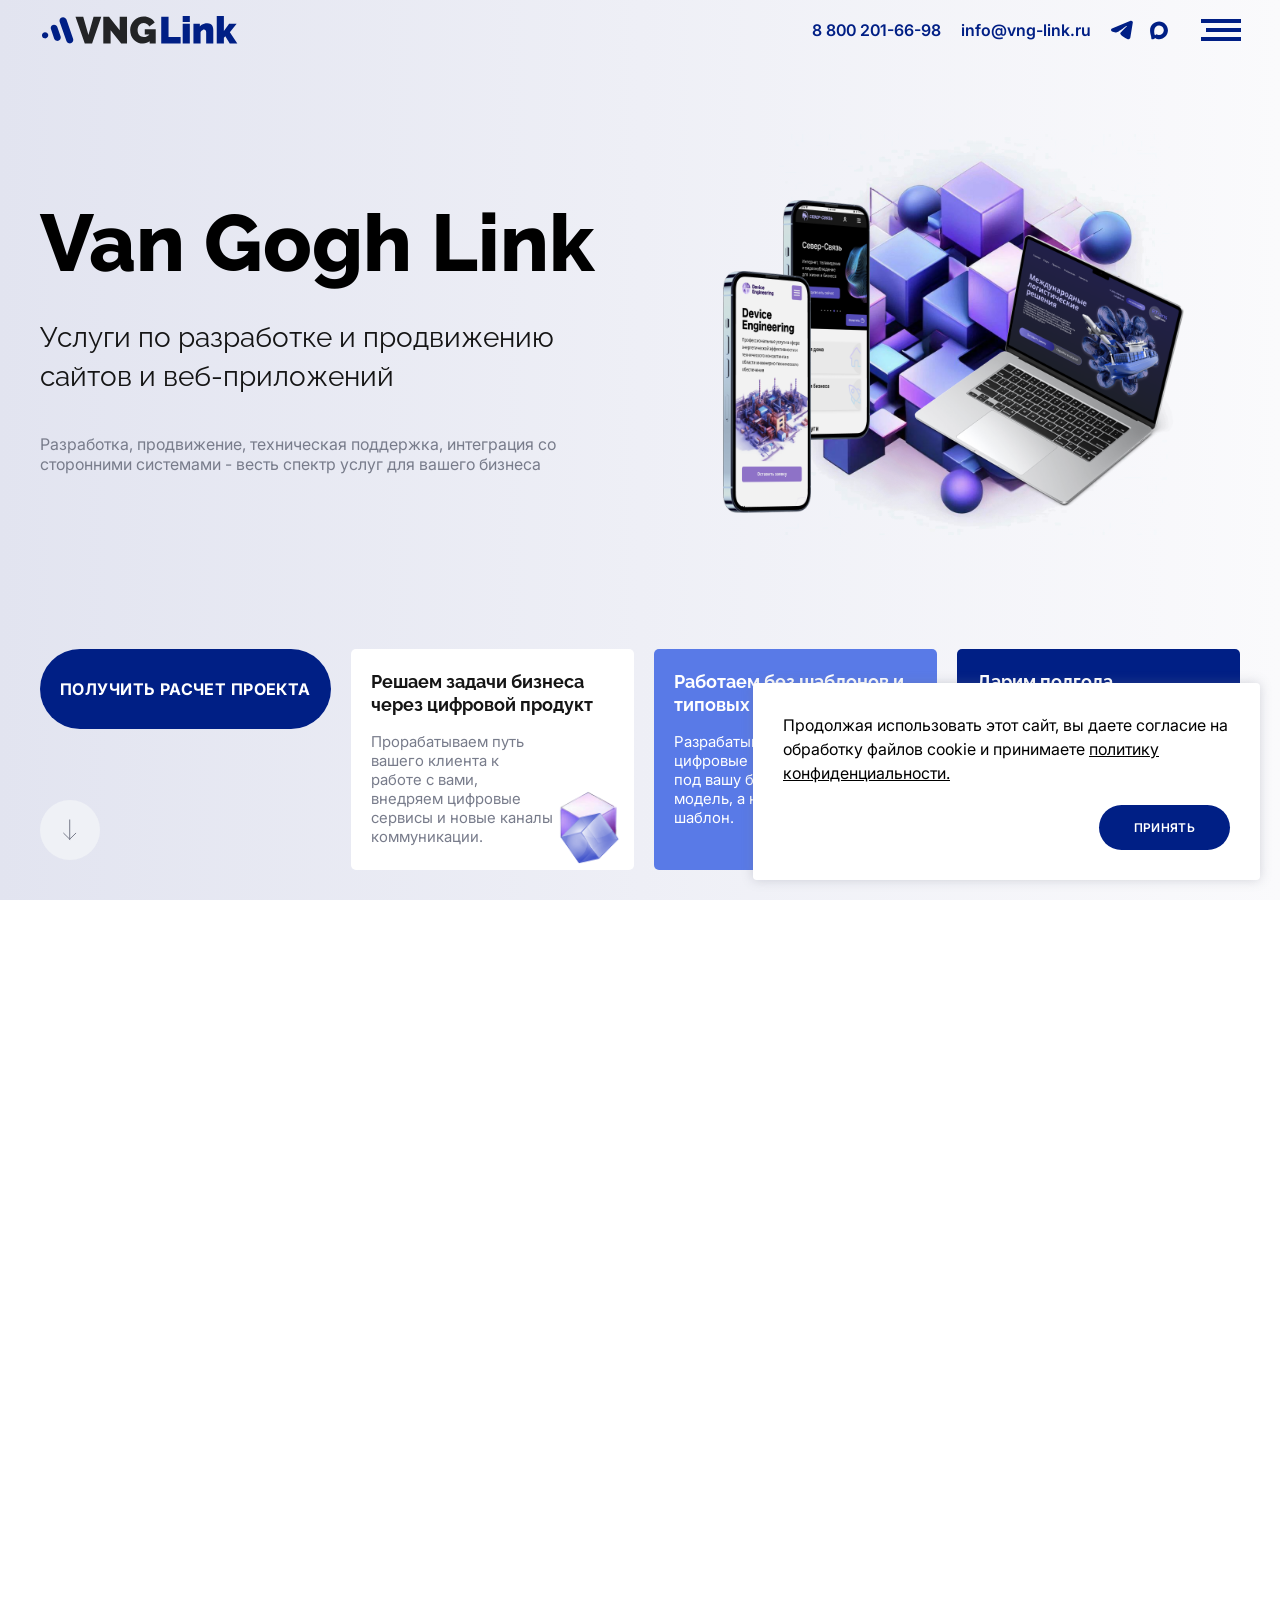
<file: index.html>
<!DOCTYPE html>
<html lang="ru">
  <head>
    <title>global</title>
    <meta charset="utf-8">
    <meta name="viewport" content="width=device-width, initial-scale=1.0">
    <meta http-equiv="X-UA-Compatible" content="ie=edge">
    <meta name="description" content="Global">
    <meta name="theme-color" content="#E2E4F0">
    <meta name="robots" content="noindex, nofollow">
    <meta property="og:title" content="Заголовок">
    <meta property="og:image" content="https://test.ru/img/open-graph.png">
    <meta property="og:type" content="website">
    <meta property="og:url" content="https://test.ru/">
    <meta property="og:description" content="Описание">
    <meta property="og:image:width" content="1200">
    <meta property="og:image:height" content="630">
    <link rel="preload" href="fonts/Inter-Light.woff2" as="font" crossorigin="anonymous">
    <link rel="preload" href="fonts/Inter-Regular.woff2" as="font" crossorigin="anonymous">
    <link rel="preload" href="fonts/Inter-Medium.woff2" as="font" crossorigin="anonymous">
    <link rel="preload" href="fonts/Inter-SemiBold.woff2" as="font" crossorigin="anonymous">
    <link rel="preload" href="fonts/Inter-Bold.woff2" as="font" crossorigin="anonymous">
    <link rel="preload" href="fonts/Raleway-Light.woff2" as="font" crossorigin="anonymous">
    <link rel="preload" href="fonts/Raleway-Regular.woff2" as="font" crossorigin="anonymous">
    <link rel="preload" href="fonts/Raleway-Medium.woff2" as="font" crossorigin="anonymous">
    <link rel="preload" href="fonts/Raleway-SemiBold.woff2" as="font" crossorigin="anonymous">
    <link rel="preload" href="fonts/Raleway-Bold.woff2" as="font" crossorigin="anonymous">
    <link rel="preload" href="fonts/Raleway-ExtraBold.woff2" as="font" crossorigin="anonymous">
    <link rel="stylesheet" href="css/style.min.css?v=3">
  </head>
  <body>
    <div class="visually-hidden"><svg xmlns="http://www.w3.org/2000/svg" xmlns:xlink="http://www.w3.org/1999/xlink"><defs>
<clipPath id="clip0_2906_142">
<rect width="14" height="22" fill="currentColor"/>
</clipPath>

<clipPath id="clip0_2906_109">
<rect width="353" height="60" fill="currentColor"/>
</clipPath>
</defs><symbol id="icon-arrow-down" viewBox="0 0 14 21"><g fill="none">
<path d="M6.70703 0.5V19.7M6.70703 19.7L12.707 13.7923M6.70703 19.7L0.707031 13.7923" stroke="currentColor" stroke-linecap="square"/>
</g></symbol><symbol id="icon-arrow-up" viewBox="0 0 14 22"><g fill="none">
<g clip-path="url(#clip0_2906_142)">
<path d="M7 20.5994V1.39941M7 1.39941L13 7.3071M7 1.39941L1 7.3071" stroke="currentColor" stroke-linecap="square"/>
</g>

</g></symbol><symbol id="icon-arrow" viewBox="0 0 20 20"><g fill="none">
<path d="M19.1737 15.1894L19.1344 0.0494402L3.99446 0.0101551C3.83672 -0.0112012 3.67624 0.00158264 3.52388 0.0476399C3.37151 0.0936979 3.23082 0.171957 3.11133 0.277115C2.99184 0.382273 2.89633 0.511877 2.83129 0.657153C2.76624 0.80243 2.73316 0.959986 2.7343 1.11916C2.73544 1.27833 2.77076 1.4354 2.83788 1.57973C2.90499 1.72406 3.00234 1.85229 3.12332 1.95573C3.2443 2.05917 3.38609 2.13541 3.5391 2.17928C3.69211 2.22316 3.85276 2.23365 4.01017 2.21004L15.3553 2.25719L0.325362 17.2871C0.116988 17.4955 -7.48997e-05 17.7781 -7.48997e-05 18.0728C-7.48997e-05 18.3675 0.116988 18.6501 0.325362 18.8585C0.533736 19.0669 0.816352 19.1839 1.11104 19.1839C1.40572 19.1839 1.68834 19.0669 1.89671 18.8585L16.9267 3.82853L16.9738 15.1737C16.9748 15.4685 17.093 15.7509 17.3022 15.9586C17.5114 16.1664 17.7946 16.2825 18.0895 16.2815C18.3843 16.2804 18.6667 16.1623 18.8744 15.9531C19.0822 15.7438 19.1983 15.4607 19.1973 15.1658L19.1737 15.1894Z" fill="currentColor"/>
</g></symbol><symbol id="icon-check-circle" viewBox="0 0 48 48"><g fill="none">
<path d="M19.1517 2.52927C23.7791 1.4838 28.6211 1.96173 32.9544 3.89256C33.9632 4.34215 34.4166 5.52527 33.9671 6.53416C33.5175 7.54269 32.3352 7.99607 31.3265 7.54685C27.781 5.96709 23.8196 5.57529 20.0335 6.43064C16.2476 7.28602 12.8396 9.34257 10.3177 12.2929C7.79583 15.2435 6.29483 18.9306 6.03938 22.8037C5.78399 26.6767 6.7872 30.5289 8.89973 33.7851C11.0123 37.0413 14.1211 39.5278 17.762 40.873C21.4029 42.2181 25.3817 42.3504 29.1038 41.25C32.826 40.1494 36.0932 37.8744 38.4173 34.7656C40.741 31.6572 41.9978 27.8809 42.0003 24V22.1601C42.0003 21.0556 42.8958 20.1601 44.0003 20.1601C45.1048 20.1602 46.0003 21.0556 46.0003 22.1601V24.001C45.9976 28.745 44.4609 33.3614 41.6204 37.1611C38.7799 40.9606 34.7869 43.7408 30.2376 45.0859C25.6884 46.4308 20.8262 46.2689 16.3763 44.625C11.9263 42.9809 8.12639 39.9426 5.54427 35.9629C2.96218 31.9831 1.73608 27.2748 2.04817 22.541C2.36032 17.8071 4.19433 13.3007 7.27669 9.69431C10.359 6.08814 14.5244 3.57481 19.1517 2.52927Z" fill="currentColor"/>
<path d="M42.5853 6.58689C43.3659 5.80563 44.632 5.80458 45.4134 6.58494C46.1946 7.36549 46.1956 8.63162 45.4154 9.41306L25.4154 29.4336C25.0405 29.8088 24.5317 30.0192 24.0013 30.0195C23.4708 30.0196 22.9614 29.8095 22.5863 29.4345L16.5863 23.4345C15.8052 22.6535 15.8052 21.3865 16.5863 20.6054C17.3673 19.8248 18.6334 19.8247 19.4144 20.6054L23.9993 25.1904L42.5853 6.58689Z" fill="currentColor"/>
</g></symbol><symbol id="icon-check" viewBox="0 0 13 9"><g fill="none">
<path d="M1 3.5L5 7.5L11.5 1" stroke="#041A67" stroke-width="2" stroke-linecap="round"/>
</g></symbol><symbol id="icon-close-bold" viewBox="0 0 32 32"><g fill="none">
<path d="M31.1123 2.82812L18.3848 15.5557L31.1133 28.2842L28.2842 31.1123L15.5557 18.3838L2.82812 31.1123L0 28.2842L12.7275 15.5557L0 2.82812L2.8291 0L15.5566 12.7275L28.2842 0L31.1123 2.82812Z" fill="currentColor"/>
</g></symbol><symbol id="icon-close" viewBox="0 0 30 29"><g fill="none">
<path d="M29.1006 1.41406L15.8281 14.6865L28.6865 27.5449L27.2715 28.959L14.4131 16.1006L1.82812 28.6865L0.414062 27.2725L12.999 14.6865L0 1.68652L1.41406 0.272461L14.4141 13.2725L27.6865 0L29.1006 1.41406Z" fill="currentColor"/>
</g></symbol><symbol id="icon-expand" viewBox="0 0 10 6"><g fill="none">
<path d="M0.5 0.5L5 5L9.5 0.5" stroke="currentColor" stroke-linecap="round" stroke-linejoin="round"/>
</g></symbol><symbol id="icon-hamburger" viewBox="0 0 40 40"><g fill="none">
<rect y="28" width="40" height="4" fill="currentColor"/>
<rect x="5" y="18" width="35" height="4" fill="currentColor"/>
<rect y="8" width="40" height="4" fill="currentColor"/>
</g></symbol><symbol id="icon-logo-footer" viewBox="0 0 353 60"><g fill="none">
<g clip-path="url(#clip0_2906_109)">
<path d="M180.307 49.1965C177.228 49.1965 174.283 48.6611 171.471 47.5901C168.705 46.4746 166.251 44.8681 164.109 42.7709C161.967 40.629 160.271 38.0632 159.022 35.0734C157.817 32.0391 157.214 28.5808 157.214 24.6986C157.214 21.3519 157.839 18.2506 159.089 15.3948C160.338 12.5389 162.056 10.04 164.242 7.89813C166.474 5.71161 169.062 4.01595 172.007 2.81113C174.952 1.60631 178.143 1.00391 181.578 1.00391C185.862 1.00391 189.744 1.94098 193.225 3.81514C196.706 5.64468 199.294 8.16587 200.989 11.3787L191.284 18.8084C190.347 16.9342 188.941 15.4394 187.067 14.3238C185.193 13.1636 183.207 12.5835 181.11 12.5835C179.548 12.5835 178.12 12.8959 176.826 13.5206C175.532 14.1453 174.394 15.0155 173.412 16.131C172.475 17.2466 171.739 18.5853 171.204 20.1471C170.713 21.6643 170.467 23.3376 170.467 25.1672C170.467 27.0413 170.735 28.737 171.271 30.2542C171.806 31.7713 172.542 33.0877 173.479 34.2033C174.461 35.2742 175.621 36.1221 176.96 36.7468C178.299 37.3269 179.794 37.6169 181.445 37.6169C183.542 37.6169 185.55 37.1038 187.469 36.0774C189.388 35.0065 191.128 33.5116 192.69 31.5928V44.3103C189.12 47.5678 184.992 49.1965 180.307 49.1965ZM192.02 32.9315H183.252V23.5607H202.797V48.8619H192.02V32.9315Z" fill="currentColor"/>
<path d="M122.348 25.5011V48.8612H109.296V1.33789H119.47L138.546 25.5011V1.33789H151.598V48.8612H141.224L122.348 25.5011Z" fill="currentColor"/>
<path d="M73.4936 1.33789L82.7975 33.801L91.9675 1.33789H105.689L89.2901 48.8612H76.3048L59.7051 1.33789H73.4936Z" fill="currentColor"/>
<path d="M33.0975 36.1192C34.7198 40.6827 30.7631 45.2765 26.079 44.2681C23.9701 43.814 22.2536 42.2677 21.5623 40.1993L15.9324 23.3525C15.2548 21.3248 15.6917 19.0852 17.0798 17.471C20.0577 14.008 25.6138 15.064 27.1496 19.385L33.0975 36.1192Z" fill="currentColor"/>
<path d="M55.4292 40.5533C57.0163 45.1649 52.958 49.7419 48.1808 48.7283C46.0336 48.2724 44.2799 46.7308 43.5556 44.6617L31.5936 10.488C30.8243 8.29029 31.3174 5.84853 32.8799 4.1203C36.1355 0.519021 42.0674 1.72964 43.6463 6.31757L55.4292 40.5533Z" fill="currentColor"/>
<path d="M10.8765 32.6472C12.2004 36.7284 8.613 40.713 4.41813 39.8209C0.223295 38.9291 -1.43397 33.8289 1.43465 30.6396C4.30482 27.4485 9.5518 28.5643 10.8765 32.6472Z" fill="currentColor"/>
<path d="M334.847 48.862L326.882 36.0106L324.338 38.8218V48.862H311.621V0H324.338V26.7068L333.709 13.6546H347.096L334.981 29.0494L348.301 48.862H334.847Z" fill="currentColor"/>
<path d="M305.458 48.8626H292.74V29.05C292.74 27.3098 292.338 26.0603 291.535 25.3017C290.777 24.4985 289.884 24.0969 288.858 24.0969C288.144 24.0969 287.385 24.32 286.582 24.7663C285.779 25.1679 285.043 25.748 284.373 26.5066C283.704 27.2651 283.168 28.1353 282.767 29.117V48.8626H270.049V13.6552H281.495V18.876C282.343 17.582 283.414 16.511 284.708 15.6632C286.002 14.7707 287.497 14.1014 289.193 13.6552C290.888 13.209 292.74 12.9858 294.748 12.9858C297.158 12.9858 299.077 13.4098 300.504 14.2576C301.932 15.1054 303.003 16.1987 303.717 17.5374C304.431 18.876 304.9 20.2817 305.123 21.7542C305.346 23.1822 305.458 24.4985 305.458 25.7033V48.8626Z" fill="currentColor"/>
<path d="M250.896 48.862V13.6546H263.614V48.862H250.896ZM250.896 10.7095V0H263.614V10.7095H250.896Z" fill="currentColor"/>
<path d="M212.613 48.8617V1.33838H225.665V37.4829H247.218V48.8617H212.613Z" fill="currentColor"/>
</g>

</g></symbol><symbol id="icon-mail" viewBox="0 0 30 30"><g fill="none">
<g clip-path="url(#clip0_3882_6551)">
<rect x="2" y="5" width="26" height="20" rx="4" fill="CurrentColor"/>
<path d="M0 8L12.6345 17.2653C14.0425 18.2978 15.9575 18.2978 17.3655 17.2653L30 8" stroke="white" stroke-width="2"/>
</g>
</g></symbol><symbol id="icon-max" viewBox="0 0 32 32"><g fill="none">
<path d="M16.2109 3.5C23.3814 3.5 29 9.34271 29 16.5381C29.0239 23.622 23.3326 29.388 16.2793 29.4258C13.7278 29.4258 12.5416 29.0521 10.4805 27.5557C9.17641 29.2389 5.04946 30.554 4.86914 28.3037C4.86914 26.614 4.49638 25.1857 4.07422 23.627C3.57136 21.7065 3 19.5676 3 16.4688C3.00021 9.06784 9.04685 3.50006 16.2109 3.5ZM16.3662 9.50977C12.671 9.31884 9.7912 11.8822 9.15332 15.9014C8.62733 19.2287 9.56086 23.2807 10.3564 23.4922C10.7377 23.5844 11.6975 22.8076 12.2959 22.208C13.2853 22.893 14.438 23.3041 15.6367 23.4004C19.4656 23.5849 22.7368 20.6637 22.9941 16.8311C23.1438 12.99 20.1958 9.73641 16.3662 9.5166V9.50977Z" fill="currentColor"/>
</g></symbol><symbol id="icon-telegram" viewBox="0 0 27 23"><g fill="none">
<path fill-rule="evenodd" clip-rule="evenodd" d="M24.0234 0.160034C25.4739 -0.450723 27.029 0.775846 26.7728 2.32877L23.7476 20.671C23.4559 22.4396 21.5135 23.4544 19.8909 22.5731C18.5332 21.8356 16.5188 20.7005 14.7034 19.5142C13.7968 18.9219 11.021 17.0224 11.3622 15.6703C11.6539 14.5142 16.3204 10.1702 18.9871 7.58691C20.0346 6.57213 19.5575 5.98596 18.3204 6.92027C15.2516 9.23801 10.3247 12.7619 8.69546 13.7536C7.2579 14.6285 6.50738 14.7779 5.61212 14.6285C3.97727 14.3561 2.46158 13.9343 1.22414 13.4214C-0.448346 12.728 -0.366878 10.4295 1.22301 9.76027L24.0234 0.160034Z" fill="currentColor"/>
</g></symbol><symbol id="logo" viewBox="0 0 238 34"><g fill="none">
<path d="M122.78 33.5007C120.684 33.5007 118.678 33.1361 116.764 32.4068C114.88 31.6472 113.209 30.5533 111.75 29.1251C110.292 27.6666 109.137 25.9194 108.286 23.8835C107.466 21.8172 107.056 19.4623 107.056 16.8187C107.056 14.5398 107.481 12.4279 108.332 10.4832C109.183 8.5385 110.353 6.83688 111.841 5.37834C113.361 3.88942 115.123 2.73475 117.129 1.91432C119.134 1.0939 121.307 0.683685 123.646 0.683685C126.564 0.683685 129.207 1.32179 131.577 2.59801C133.947 3.84384 135.71 5.56066 136.864 7.74846L130.255 12.8077C129.617 11.5315 128.66 10.5136 127.384 9.75394C126.108 8.9639 124.756 8.56888 123.327 8.56888C122.264 8.56888 121.292 8.78159 120.41 9.207C119.529 9.6324 118.754 10.2249 118.086 10.9846C117.448 11.7442 116.946 12.6558 116.582 13.7193C116.247 14.7525 116.08 15.8919 116.08 17.1378C116.08 18.414 116.263 19.5687 116.627 20.6018C116.992 21.6349 117.493 22.5313 118.131 23.291C118.8 24.0202 119.59 24.5976 120.502 25.023C121.413 25.418 122.431 25.6155 123.555 25.6155C124.983 25.6155 126.351 25.2661 127.657 24.5672C128.964 23.8379 130.149 22.82 131.213 21.5134V30.1734C128.782 32.3916 125.971 33.5007 122.78 33.5007ZM130.757 22.425H124.786V16.0439H138.095V33.2728H130.757V22.425Z" fill="#232426"/>
<path d="M83.3132 17.3657V33.2728H74.4253V0.911575H81.3533L94.3434 17.3657V0.911575H103.231V33.2728H96.1666L83.3132 17.3657Z" fill="#232426"/>
<path d="M50.0461 0.911575L56.3816 23.0175L62.6259 0.911575H71.9696L60.8027 33.2728H51.9604L40.6567 0.911575H50.0461Z" fill="#232426"/>
<path d="M22.5375 24.5954C23.6422 27.703 20.9479 30.8311 17.7583 30.1444C16.3222 29.8352 15.1533 28.7822 14.6826 27.3738L10.8489 15.9018C10.3875 14.5211 10.685 12.996 11.6302 11.8968C13.658 9.53865 17.4415 10.2578 18.4873 13.2002L22.5375 24.5954Z" fill="#001F85"/>
<path d="M37.7447 27.6151C38.8255 30.7553 36.0619 33.8721 32.8089 33.1819C31.3467 32.8714 30.1526 31.8216 29.6594 30.4127L21.5138 7.14197C20.9899 5.64541 21.3257 3.98268 22.3897 2.80583C24.6066 0.353521 28.646 1.1779 29.7211 4.30207L37.7447 27.6151Z" fill="#001F85"/>
<path d="M7.40636 22.2305C8.30791 25.0096 5.86505 27.723 3.00854 27.1155C0.152053 26.5082 -0.976466 23.0352 0.976927 20.8634C2.93138 18.6905 6.50433 19.4502 7.40636 22.2305Z" fill="#001F85"/>
<path d="M228.015 33.2728L222.591 24.5216L220.859 26.4359V33.2728H212.199V0H220.859V18.1861L227.24 9.29815H236.356L228.106 19.7814L237.177 33.2728H228.015Z" fill="#001F85"/>
<path d="M208.002 33.2728H199.342V19.7814C199.342 18.5963 199.068 17.7455 198.522 17.2289C198.005 16.682 197.397 16.4085 196.698 16.4085C196.212 16.4085 195.696 16.5604 195.149 16.8643C194.602 17.1378 194.1 17.5328 193.645 18.0493C193.189 18.5659 192.824 19.1584 192.551 19.8269V33.2728H183.891V9.29814H191.685V12.8533C192.262 11.9721 192.991 11.2428 193.872 10.6655C194.754 10.0578 195.772 9.602 196.926 9.29814C198.081 8.99428 199.342 8.84235 200.709 8.84235C202.35 8.84235 203.657 9.13101 204.629 9.70835C205.602 10.2857 206.331 11.0301 206.817 11.9417C207.303 12.8533 207.622 13.8105 207.774 14.8132C207.926 15.7856 208.002 16.682 208.002 17.5024V33.2728Z" fill="#001F85"/>
<path d="M170.849 33.2728V9.29815H179.509V33.2728H170.849ZM170.849 7.29267V0H179.509V7.29267H170.849Z" fill="#001F85"/>
<path d="M144.779 33.2728V0.911575H153.667V25.5243H168.344V33.2728H144.779Z" fill="#001F85"/>
</g></symbol></svg>
    </div>
    <div class="wrapper">
      <header class="header is-transparent" data-header data-fix-block data-color-change="">
        <div class="container">
          <div class="header__wrapper animate__animated animate__fadeInDown animate__delay-0-5s">
            <div class="header__logo">
              <svg width="237" height="33" aria-hidden="true">
                <use xlink:href="#logo"></use>
              </svg>
            </div>
            <button class="btn btn--blue header__btn-request" type="button" data-open-modal="modal-offer">запросить кп
            </button>
            <div class="header__contacts"> <a class="header__link header__phone" href="tel:88002016698">8 800 201-66-98</a><a class="header__link header__email" href="mailto:info@vng-link.ru">info@vng-link.ru</a><a class="header__link header__social" href="telegram.com">
                <svg width="20" height="20" aria-hidden="true">
                  <use xlink:href="#icon-telegram"></use>
                </svg></a><a class="header__link header__social" href="max.ru">
                <svg width="20" height="20" aria-hidden="true">
                  <use xlink:href="#icon-max"></use>
                </svg></a></div>
            <nav class="header__nav">
              <div class="container">
                <ul class="header__nav-list">
                  <li class="header__nav-item">
                    <button class="header__nav-button" data-show-dropdown><span class="header__nav-button-text">Услуги</span><span class="header__nav-button-icon"> 
                        <svg width="10" height="5" aria-hidden="true">
                          <use xlink:href="#icon-expand"></use>
                        </svg></span></button>
                    <div class="header__nav-panel"> 
                      <ul class="header__nav-dropdown">
                        <li class="header__nav-dropdown-item"><a class="header__nav-link" href="#">Разработка сайтов</a></li>
                        <li class="header__nav-dropdown-item"><a class="header__nav-link" href="#">Сайты для производственных компаний</a></li>
                        <li class="header__nav-dropdown-item"><a class="header__nav-link" href="#">Разработка корпоративных сайтов</a></li>
                      </ul>
                    </div>
                  </li>
                  <li class="header__nav-item">
                    <button class="header__nav-button" data-show-dropdown><span class="header__nav-button-text">О нас</span><span class="header__nav-button-icon"> 
                        <svg width="10" height="5" aria-hidden="true">
                          <use xlink:href="#icon-expand"></use>
                        </svg></span></button>
                    <div class="header__nav-panel"> 
                      <ul class="header__nav-dropdown">
                        <li class="header__nav-dropdown-item"><a class="header__nav-link" href="#">О студии</a></li>
                        <li class="header__nav-dropdown-item"><a class="header__nav-link" href="#">Рейтинг рунета</a></li>
                      </ul>
                    </div>
                  </li>
                  <li class="header__nav-item"><a class="header__nav-link" href="#">Проекты</a></li>
                  <li class="header__nav-item"><a class="header__nav-link" href="#">Цены</a></li>
                  <li class="header__nav-item"><a class="header__nav-link" href="#">Контакты</a></li>
                </ul>
              </div>
            </nav>
            <button class="btn-reset header__burger" type="button" data-toggle-menu>
              <div class="burger"><span class="burger__span"></span></div>
            </button>
          </div>
        </div>
      </header>
      <div data-smooth-wrapper>
        <div data-smooth-content>
          <main>
            <section class="intro-main" data-intro>
              <div class="container">
                <div class="intro-main__wrapper">
                  <div class="intro-main__top">
                    <div class="intro-main__text-block">
                      <h1 class="intro-main__title animate__animated animate__fadeInLeft">Van Gogh Link</h1>
                      <h2 class="intro-main__subtitle animate__animated animate__fadeInLeft">Услуги по разработке и продвижению сайтов и веб-приложений</h2>
                      <p class="intro-main__text animate__animated animate__fadeInLeft">Разработка, продвижение, техническая поддержка, интеграция со сторонними системами - весть спектр услуг для вашего бизнеса</p>
                      <button class="btn btn--blue intro-main__button intro-main__button--mobile animate__animated animate__fadeIn animate__delay-2s" type="button" data-open-modal="modal-calculation">Получить расчет проекта
                      </button>
                    </div>
                    <div class="intro-main__image" data-intro-images><img src="img/content/intro/phone_1.png" width="112" height="308" alt="phone" data-intro-image-first><img src="img/content/intro/phone_2.png" width="111" height="305" alt="phone" data-intro-image-second><img src="img/content/intro/laptop.png" width="351" height="358" alt="laptop" data-intro-image-third><img src="img/content/intro/background.png" width="500" height="510" alt="objects" data-intro-image-fourth>
                    </div>
                  </div>
                  <div class="intro-main__bottom">
                    <button class="btn btn--blue intro-main__button animate__animated animate__fadeIn animate__delay-2s" type="button" data-open-modal="modal-calculation">Получить расчет проекта
                    </button>
                    <article class="intro-card animate__animated animate__fadeInRight animate__delay-1s">
                      <div class="intro-card__wrapper"> 
                        <h3 class="intro-card__title">Решаем задачи бизнеса через цифровой продукт</h3>
                        <p class="intro-card__text">Прорабатываем путь вашего клиента к работе с вами, внедряем цифровые сервисы и новые каналы коммуникации.</p>
                        <div class="intro-card__image"> <img src="img/content/cubes/cubes_1.png" width="118" height="118" alt="cubes">
                        </div>
                      </div>
                    </article>
                    <article class="intro-card animate__animated animate__fadeInRight animate__delay-0-5s">
                      <div class="intro-card__wrapper"> 
                        <h3 class="intro-card__title">Работаем без шаблонов и типовых решений</h3>
                        <p class="intro-card__text">Разрабатываем цифровые инструменты под вашу бизнес-модель, а не под шаблон.</p>
                        <div class="intro-card__image"> <img src="img/content/cubes/cubes_2.png" width="118" height="118" alt="cubes">
                        </div>
                      </div>
                    </article>
                    <article class="intro-card animate__animated animate__fadeInRight">
                      <div class="intro-card__wrapper"> 
                        <h3 class="intro-card__title">Дарим полгода техподдержки каждому клиенту</h3>
                        <p class="intro-card__text">От идеи к стратегии и внедрению, а дальше? Остаемся с вами  до тех пор пока вам это необходимо.</p>
                        <div class="intro-card__image"> <img src="img/content/cubes/cubes_3.png" width="118" height="118" alt="cubes">
                        </div>
                      </div>
                    </article>
                  </div>
                  <div class="btn-icon btn-icon--light intro-main__scroll-down" type="button" data-scroll="down">
                    <svg class="btn-icon__icon" width="14" height="22" aria-hidden="true">
                      <use xlink:href="#icon-arrow-down"></use>
                    </svg>
                  </div>
                </div>
              </div>
            </section>
            <div class="page-flow" data-page-flow>
              <section class="about-short" data-scroll-target="about" data-header-color-trigger>
                <div class="container">
                  <div class="about-short__wrapper"> 
                    <p class="about-short__block-name">О компании</p>
                    <div class="about-short__content"> 
                      <h2><span>Van Gogh Link —</span>  разрабатываем качественно, продвигаем эффективно </h2>
                      <p>Веб-студия Ван Гог-Линк основана в 2019 году в Санкт-Петербурге. Наша Миссия — помогать бизнесу представлять свои товары и услуги в&nbsp;Интернет, используя современные доступные и понятные технологии веб-дизайна, разработки и маркетинга</p>
                    </div>
                  </div>
                </div>
              </section>
              <section class="numbers">
                <div class="container"> 
                  <div class="numbers__wrapper">
                    <p class="numbers__block-name">Цифры о нас</p>
                    <ul class="numbers__list"> 
                      <li class="numbers__item"> 
                        <p class="numbers__item-left"> <span class="numbers__item-number">30</span><span class="numbers__item-text">cайтов в год и не более</span></p>
                        <p class="numbers__item-right numbers__item-text">Кастомизированные решения, без конвейера</p>
                      </li>
                      <li class="numbers__item"> 
                        <p class="numbers__item-left"> <span class="numbers__item-number">-30%</span><span class="numbers__item-text">от средней стоимости по&nbsp;рынку</span></p>
                        <p class="numbers__item-right numbers__item-text">Продукт высокого качества доступнее конкурентов</p>
                      </li>
                      <li class="numbers__item"> 
                        <p class="numbers__item-left"> <span class="numbers__item-number">95% </span><span class="numbers__item-text">повторных заказов и рекомендаций партнерам</span></p>
                        <p class="numbers__item-right numbers__item-text">Высокая степень удовлетворенности клиентов</p>
                      </li>
                    </ul>
                  </div>
                </div>
              </section>
              <section class="services-short">
                <div class="container"> 
                  <div class="services-short__wrapper"> 
                    <div class="services-short__tabs">
                      <div class="services-tabs" data-tabs-scroll>
                        <div class="services-tabs__wrapper"> 
                          <h2 class="services-tabs__title"> Какие <span>услуги</span> мы предлагаем</h2>
                          <div class="services-tabs__tabs-wrapper" data-tabs="parent">
                            <ul class="services-tabs__controls-list" data-tabs="controls">
                              <li class="services-tabs__controls-item">
                                <button class="services-tabs__tab-control" data-tabs="control" data-tab="dev"><span class="services-tabs__control-num">/ 001</span><span class="services-tabs__control-text">Разработка сайтов</span></button>
                              </li>
                              <li class="services-tabs__controls-item">
                                <button class="services-tabs__tab-control" data-tabs="control" data-tab="promo"><span class="services-tabs__control-num">/ 002</span><span class="services-tabs__control-text">Продвижение сайтов</span></button>
                              </li>
                              <li class="services-tabs__controls-item">
                                <button class="services-tabs__tab-control" data-tabs="control" data-tab="online-shops"><span class="services-tabs__control-num">/ 003</span><span class="services-tabs__control-text">Разработка интернет-магазинов</span></button>
                              </li>
                            </ul>
                            <div class="services-tabs__content-wrapper" data-tabs="content">
                              <div class="services-tabs__content" data-tabs="element">
                                <div class="services-tabs__content-top"> 
                                  <h3 class="services-tabs__content-title">Разработка сайтов</h3>
                                  <div class="services-tabs__content-text"> 
                                    <p>Разрабатываем все виды сайтов от лэндинга до b2b портала. Современный дизайн и любой набор функций</p>
                                    <ul> 
                                      <li>01  Wordpress</li>
                                      <li>02  1C-Битрикс</li>
                                      <li>03  Tilda</li>
                                      <li>04  Индивидуальные решения</li>
                                    </ul>
                                  </div>
                                </div>
                                <div class="services-tabs__content-bottom">
                                  <button class="btn btn--light services-tabs__btn-consult" type="button" data-open-modal="modal-consultation">Консультация эксперта
                                  </button>
                                  <button class="btn btn--blue services-tabs__btn-request" type="button" data-open-modal="modal-offer">запросить кп
                                  </button>
                                </div>
                                <div class="services-tabs__cube-1"> <img src="img/content/cubes/cube_1.png" width="195" height="168" alt="cube">
                                </div>
                                <div class="services-tabs__cube-2"><img src="img/content/cubes/cube_1.png" width="195" height="168" alt="cube">
                                </div>
                              </div>
                              <div class="services-tabs__content" data-tabs="element">
                                <div class="services-tabs__content-top"> 
                                  <h3 class="services-tabs__content-title">Продвижение сайтов</h3>
                                  <div class="services-tabs__content-text"> 
                                    <p>Разрабатываем все виды сайтов от лэндинга до b2b портала. Современный дизайн и любой набор функций</p>
                                  </div>
                                </div>
                                <div class="services-tabs__content-bottom">
                                  <button class="btn btn--light services-tabs__btn-consult" type="button" data-open-modal="modal-consultation">Консультация эксперта
                                  </button>
                                  <button class="btn btn--blue services-tabs__btn-request" type="button" data-open-modal="modal-offer">запросить кп
                                  </button>
                                </div>
                                <div class="services-tabs__cube-1"> <img src="img/content/cubes/cube_1.png" width="195" height="168" alt="cube">
                                </div>
                                <div class="services-tabs__cube-2"><img src="img/content/cubes/cube_1.png" width="195" height="168" alt="cube">
                                </div>
                              </div>
                              <div class="services-tabs__content" data-tabs="element">
                                <div class="services-tabs__content-top"> 
                                  <h3 class="services-tabs__content-title">Разработка интернет-магазинов</h3>
                                  <div class="services-tabs__content-text"> 
                                    <p>Разрабатываем все виды сайтов от лэндинга до b2b портала. Современный дизайн и любой набор функций</p>
                                  </div>
                                </div>
                                <div class="services-tabs__content-bottom">
                                  <button class="btn btn--light services-tabs__btn-consult" type="button" data-open-modal="modal-consultation">Консультация эксперта
                                  </button>
                                  <button class="btn btn--blue services-tabs__btn-request" type="button" data-open-modal="modal-offer">запросить кп
                                  </button>
                                </div>
                                <div class="services-tabs__cube-1"> <img src="img/content/cubes/cube_1.png" width="195" height="168" alt="cube">
                                </div>
                                <div class="services-tabs__cube-2"><img src="img/content/cubes/cube_1.png" width="195" height="168" alt="cube">
                                </div>
                              </div>
                            </div>
                          </div>
                        </div>
                      </div>
                    </div>
                    <div class="services-short__cards">
                      <div class="service-cards">
                        <ul class="service-cards__list">
                          <li class="service-cards__item">
                            <article class="service-card"> 
                              <div class="service-card__top">
                                <h3 class="service-card__title">Разработка сайтов</h3>
                                <p class="service-card__subtitle"> Разрабатываем все виды сайтов от лэндинга до b2b портала. Современный дизайн и любой набор функций</p>
                              </div>
                              <div class="service-card__bottom"> 
                                <button class="btn btn--light service-card__btn" type="button" data-open-modal="modal-consultation">Консультация эксперта
                                </button>
                                <button class="btn btn--blue service-card__btn service-card__btn-request" type="button" data-open-modal="modal-offer">запросить кп
                                </button>
                              </div>
                              <div class="service-card__cube-1"> <img src="img/content/cubes/cube_1.png" width="124" height="107" alt="cube">
                              </div>
                              <div class="service-card__cube-2"> <img src="img/content/cubes/cube_1.png" width="368" height="318" alt="cube">
                              </div>
                            </article>
                          </li>
                          <li class="service-cards__item">
                            <article class="service-card"> 
                              <div class="service-card__top">
                                <h3 class="service-card__title">Продвижение сайтов</h3>
                                <p class="service-card__subtitle"> Выводим Ваш сайт на первую страницу Яндекс и Google, грамотно выполняя настройки SEO. Настраиваем Яндекс Директ.</p>
                              </div>
                              <div class="service-card__bottom"> 
                                <button class="btn btn--light service-card__btn" type="button" data-open-modal="modal-consultation">Консультация эксперта
                                </button>
                                <button class="btn btn--blue service-card__btn service-card__btn-request" type="button" data-open-modal="modal-offer">запросить кп
                                </button>
                              </div>
                              <div class="service-card__cube-1"> <img src="img/content/cubes/cube_1.png" width="124" height="107" alt="cube">
                              </div>
                              <div class="service-card__cube-2"> <img src="img/content/cubes/cube_1.png" width="368" height="318" alt="cube">
                              </div>
                            </article>
                          </li>
                          <li class="service-cards__item">
                            <article class="service-card"> 
                              <div class="service-card__top">
                                <h3 class="service-card__title">Разработка интернет-магазинов</h3>
                                <p class="service-card__subtitle"> Создаем быстрые, удобные и современные интернет-магазины. Интеграция с 1С, Мой склад. Соблюдение 54-ФЗ</p>
                              </div>
                              <div class="service-card__bottom"> 
                                <button class="btn btn--light service-card__btn" type="button" data-open-modal="modal-consultation">Консультация эксперта
                                </button>
                                <button class="btn btn--blue service-card__btn service-card__btn-request" type="button" data-open-modal="modal-offer">запросить кп
                                </button>
                              </div>
                              <div class="service-card__cube-1"> <img src="img/content/cubes/cube_1.png" width="124" height="107" alt="cube">
                              </div>
                              <div class="service-card__cube-2"> <img src="img/content/cubes/cube_1.png" width="368" height="318" alt="cube">
                              </div>
                            </article>
                          </li>
                          <li class="service-cards__item">
                            <article class="service-card"> 
                              <div class="service-card__top">
                                <h3 class="service-card__title">Разработка веб-приложений</h3>
                                <p class="service-card__subtitle"> Разрабатываем сложные многофункциональные информационные структуры и сервисы</p>
                              </div>
                              <div class="service-card__bottom"> 
                                <button class="btn btn--light service-card__btn" type="button" data-open-modal="modal-consultation">Консультация эксперта
                                </button>
                                <button class="btn btn--blue service-card__btn service-card__btn-request" type="button" data-open-modal="modal-offer">запросить кп
                                </button>
                              </div>
                              <div class="service-card__cube-1"> <img src="img/content/cubes/cube_1.png" width="124" height="107" alt="cube">
                              </div>
                              <div class="service-card__cube-2"> <img src="img/content/cubes/cube_1.png" width="368" height="318" alt="cube">
                              </div>
                            </article>
                          </li>
                          <li class="service-cards__item">
                            <article class="service-card"> 
                              <div class="service-card__top">
                                <h3 class="service-card__title">Разработка и интеграция AI - агентов</h3>
                                <p class="service-card__subtitle"> Мы создаём и интегрируем умных цифровых помощников, которые автоматизируют рутину, анализируют данные и принимают решения. Это не просто технологии - это ваши новые сотрудники, которые повышают эффективность и сокращают издержки</p>
                              </div>
                              <div class="service-card__bottom"> 
                                <button class="btn btn--light service-card__btn" type="button" data-open-modal="modal-consultation">Консультация эксперта
                                </button>
                                <button class="btn btn--blue service-card__btn service-card__btn-request" type="button" data-open-modal="modal-offer">запросить кп
                                </button>
                              </div>
                              <div class="service-card__cube-1"> <img src="img/content/cubes/cube_1.png" width="124" height="107" alt="cube">
                              </div>
                              <div class="service-card__cube-2"> <img src="img/content/cubes/cube_1.png" width="368" height="318" alt="cube">
                              </div>
                            </article>
                          </li>
                        </ul>
                      </div>
                    </div>
                  </div>
                </div>
              </section>
              <section class="projects">
                <div class="container">
                  <div class="projects__wrapper">
                    <h2 class="projects__title">Реализованные <span>проекты</span></h2>
                    <div class="projects__slider swiper" data-projects-slider>
                      <div class="projects__list swiper-wrapper">
                        <div class="swiper-slide">
                          <artice class="project-card"><a class="project-card__wrapper" href="#">
                              <div class="project-card__image"><span class="project-card__note">сайт-каталог</span><img class="image-main" src="img/content/projects/navia.png" width="600" height="440" alt="navia"><img class="image-hover" src="img/content/projects/automatic.png" width="600" height="440" alt="automatic">
                              </div>
                              <h3 class="project-card__title">Интернет-каталог микроэлектроники Navia</h3>
                              <p class="project-card__text">Сайт компании по производству микроэлектроники и решений в сфере ГЛОНАСС.</p></a></artice>
                        </div>
                        <div class="swiper-slide">
                          <artice class="project-card"><a class="project-card__wrapper" href="#">
                              <div class="project-card__image"><span class="project-card__note">сайт-каталог</span><img class="image-main" src="img/content/projects/mufts.png" width="600" height="440" alt="mufts"><img class="image-hover" src="img/content/projects/navia.png" width="600" height="440" alt="navia">
                              </div>
                              <h3 class="project-card__title">Невская МУФТА — производитель технических изделий</h3>
                              <p class="project-card__text">Сайт-каталог с возможностью удобного оформления заказа</p></a></artice>
                        </div>
                        <div class="swiper-slide">
                          <artice class="project-card"><a class="project-card__wrapper" href="#">
                              <div class="project-card__image"><span class="project-card__note">сайт-комании</span><img class="image-main" src="img/content/projects/swiss.png" width="600" height="440" alt="swiss"><img class="image-hover" src="img/content/projects/mufts.png" width="600" height="440" alt="mufts">
                              </div>
                              <h3 class="project-card__title">Сайт завода древесно-стружечных изделий</h3>
                              <p class="project-card__text">Официальный сайт российского завода по производству древесно-стружечных изделий, входящего в состав европейского холдинга.</p></a></artice>
                        </div>
                      </div>
                    </div>
                    <a class="btn btn--blue projects__button" href="#">Все кейсы
                    </a>
                  </div>
                </div>
              </section>
              <section class="pricing">
                <div class="pricing__wrapper">
                  <div class="pricing__header"> 
                    <h2 class="pricing__title">Сколько стоит разработка и продвижение сайта</h2>
                    <p class="pricing__text">Цена разработки и продвижения сайтов зависит от множества факторов. Основными данными для расчета стоимости является количество информации, которая должна быть размещена на сайте, а также требование к функционалу сайта. Стоимость продвижения расчитывается исходя из плана продаж, который мы совместно с нашим клиентом формируем до начала работы</p>
                  </div>
                  <div class="pricing__content">
                    <button class="btn btn--light pricing__button" type="button" data-open-modal="modal-offer">Запросить КП
                    </button>
                    <ul class="pricing__list">
                      <li class="pricing__item">
                        <article class="price-card"> 
                          <div class="price-card__wrapper"> 
                            <h3 class="price-card__title"> Разработка Landing Page</h3>
                            <div class="price-card__content">
                              <ul> 
                                <li>Одностраничный сайт на 5-15 блоков</li>
                                <li>Форма заказа</li>
                                <li>Уникальный дизайн под целевую аудиторию</li>
                                <li>Настройка аналитики</li>
                                <li>Работа с конверсиями</li>
                                <li>CMS WordPress, Tilda, ModX</li>
                              </ul>
                            </div>
                            <div class="price-card__bottom">
                              <p class="price-card__price">от 120 000 ₽</p><span class="price-card__icon">
                                <svg width="22" height="26" aria-hidden="true">
                                  <use xlink:href="#icon-arrow"></use>
                                </svg></span>
                            </div>
                            <div class="price-card__cube"><img src="img/content/cubes/cube_1.png" width="267" height="230" alt="cube">
                            </div>
                          </div>
                        </article>
                      </li>
                      <li class="pricing__item">
                        <article class="price-card"> 
                          <div class="price-card__wrapper"> 
                            <h3 class="price-card__title"> Интернет-магазин</h3>
                            <div class="price-card__content">
                              <ul> 
                                <li>Многостраничный сайт на любое количество товаров</li>
                                <li>Платежный шлюз</li>
                                <li>Фискализация 54-ФЗ</li>
                                <li>Настройка аналитики</li>
                                <li>Работа с конверсиями</li>
                                <li>CMS WordPress +WooCommerce, Bitrix, OpenCart, Tilda</li>
                              </ul>
                            </div>
                            <div class="price-card__bottom">
                              <p class="price-card__price">от 250 000 ₽</p><span class="price-card__icon">
                                <svg width="22" height="26" aria-hidden="true">
                                  <use xlink:href="#icon-arrow"></use>
                                </svg></span>
                            </div>
                            <div class="price-card__cube"><img src="img/content/cubes/cube_1.png" width="267" height="230" alt="cube">
                            </div>
                          </div>
                        </article>
                      </li>
                      <li class="pricing__item">
                        <article class="price-card"> 
                          <div class="price-card__wrapper"> 
                            <h3 class="price-card__title"> Сайт компании</h3>
                            <div class="price-card__content">
                              <ul> 
                                <li>Многостраничный сайт на любое количество страниц</li>
                                <li>Соблюдение или формирование фирменного стиля</li>
                                <li>Настройка аналитики</li>
                                <li>Работа с конверсиями</li>
                                <li>CMS WordPress, ModX, Bitrix, Tilda</li>
                              </ul>
                            </div>
                            <div class="price-card__bottom">
                              <p class="price-card__price">от 175 000 ₽</p><span class="price-card__icon">
                                <svg width="22" height="26" aria-hidden="true">
                                  <use xlink:href="#icon-arrow"></use>
                                </svg></span>
                            </div>
                            <div class="price-card__cube"><img src="img/content/cubes/cube_1.png" width="267" height="230" alt="cube">
                            </div>
                          </div>
                        </article>
                      </li>
                      <li class="pricing__item">
                        <article class="price-card"> 
                          <div class="price-card__wrapper"> 
                            <h3 class="price-card__title"> Поисковое продвижение – SEO</h3>
                            <div class="price-card__content">
                              <ul> 
                                <li>Сбор семантического ядра сайта</li>
                                <li>Формирование тегов и оптимизированных текстов</li>
                                <li>Технические настройки (устранение ошибок, ускорение работы сайта)</li>
                                <li>Анализ и корректировка поведенческих факторов</li>
                                <li>Грамотное наращивание ссылочной массы</li>
                              </ul>
                            </div>
                            <div class="price-card__bottom">
                              <p class="price-card__price">от 30 000 ₽/мес</p><span class="price-card__icon">
                                <svg width="22" height="26" aria-hidden="true">
                                  <use xlink:href="#icon-arrow"></use>
                                </svg></span>
                            </div>
                            <div class="price-card__cube"><img src="img/content/cubes/cube_1.png" width="267" height="230" alt="cube">
                            </div>
                          </div>
                        </article>
                      </li>
                      <li class="pricing__item">
                        <article class="price-card"> 
                          <div class="price-card__wrapper"> 
                            <h3 class="price-card__title"> Таргет и контекст</h3>
                            <div class="price-card__content">
                              <ul> 
                                <li>Настройка рекламных компаний в Яндекс Директ, Google AdWords, Facebook (Instagam)</li>
                                <li>Проведение CustDev</li>
                                <li>Формирование рекламной стратегии</li>
                                <li>Отрисовка креативов</li>
                                <li>Тестирование гипотез</li>
                                <li>Аналитика эффективности рекламы</li>
                              </ul>
                            </div>
                            <div class="price-card__bottom">
                              <p class="price-card__price">от 30 000 ₽</p><span class="price-card__icon">
                                <svg width="22" height="26" aria-hidden="true">
                                  <use xlink:href="#icon-arrow"></use>
                                </svg></span>
                            </div>
                            <div class="price-card__cube"><img src="img/content/cubes/cube_1.png" width="267" height="230" alt="cube">
                            </div>
                          </div>
                        </article>
                      </li>
                      <li class="pricing__item">
                        <article class="price-card"> 
                          <div class="price-card__wrapper"> 
                            <h3 class="price-card__title"> Внедрение АI агентов на&nbsp;сайт</h3>
                            <div class="price-card__content">
                              <ul> 
                                <li>Ответы на вопросы пользователей на основе вашей документации, инструкций, регламентов и иных материалов</li>
                                <li>Подбор продуктов по запросу пользователя из каталога</li>
                                <li>Регулярная автоматическая публикация на сайте тематических статей, отраслевых новостей и других материалов</li>
                                <li>Обмен с внешними системами</li>
                              </ul>
                            </div>
                            <div class="price-card__bottom">
                              <p class="price-card__price">от 50 000 ₽</p><span class="price-card__icon">
                                <svg width="22" height="26" aria-hidden="true">
                                  <use xlink:href="#icon-arrow"></use>
                                </svg></span>
                            </div>
                            <div class="price-card__cube"><img src="img/content/cubes/cube_1.png" width="267" height="230" alt="cube">
                            </div>
                          </div>
                        </article>
                      </li>
                    </ul>
                  </div>
                  <div class="pricing__bg-cube-1">  <img src="img/content/cubes/cube_1.png" width="300" height="300" alt="cube">
                  </div>
                  <div class="pricing__bg-cube-2"> <img src="img/content/cubes/cube_1.png" width="150" height="150" alt="cube">
                  </div>
                </div>
              </section>
              <section class="customers-track">
                <div class="swiper customers-track__swiper" data-customers-slider>
                  <div class="swiper-wrapper customers-track__swiper-wrapper">
                    <div class="swiper-slide">
                      <div class="customers-track__logo"><img src="img/content/customers/pache.png" width="232" height="50" alt="logo">
                      </div>
                    </div>
                    <div class="swiper-slide">
                      <div class="customers-track__logo"><img src="img/content/customers/deveng.png" width="232" height="50" alt="logo">
                      </div>
                    </div>
                    <div class="swiper-slide">
                      <div class="customers-track__logo"><img src="img/content/customers/ant.png" width="232" height="50" alt="logo">
                      </div>
                    </div>
                    <div class="swiper-slide">
                      <div class="customers-track__logo"><img src="img/content/customers/seversv.png" width="232" height="50" alt="logo">
                      </div>
                    </div>
                    <div class="swiper-slide">
                      <div class="customers-track__logo"><img src="img/content/customers/marshl.png" width="232" height="50" alt="logo">
                      </div>
                    </div>
                    <div class="swiper-slide">
                      <div class="customers-track__logo"><img src="img/content/customers/sc.png" width="232" height="50" alt="logo">
                      </div>
                    </div>
                    <div class="swiper-slide">
                      <div class="customers-track__logo"><img src="img/content/customers/pache.png" width="232" height="50" alt="logo">
                      </div>
                    </div>
                    <div class="swiper-slide">
                      <div class="customers-track__logo"><img src="img/content/customers/deveng.png" width="232" height="50" alt="logo">
                      </div>
                    </div>
                    <div class="swiper-slide">
                      <div class="customers-track__logo"><img src="img/content/customers/ant.png" width="232" height="50" alt="logo">
                      </div>
                    </div>
                    <div class="swiper-slide">
                      <div class="customers-track__logo"><img src="img/content/customers/seversv.png" width="232" height="50" alt="logo">
                      </div>
                    </div>
                    <div class="swiper-slide">
                      <div class="customers-track__logo"><img src="img/content/customers/marshl.png" width="232" height="50" alt="logo">
                      </div>
                    </div>
                    <div class="swiper-slide">
                      <div class="customers-track__logo"><img src="img/content/customers/sc.png" width="232" height="50" alt="logo">
                      </div>
                    </div>
                  </div>
                </div>
              </section>
              <section class="stack">
                <div class="container">
                  <div class="stack__wrapper">
                    <div class="swiper stack__list-wrapper" data-swiper>
                      <h2 class="stack__title">Используемые <span>технологии</span></h2>
                      <ul class="stack__list swiper-wrapper stack__tech">
                        <li class="stack__item swiper-slide"><img src="img/content/stack/html.png" width="92" height="55" alt="tech">
                        </li>
                        <li class="stack__item swiper-slide"><img src="img/content/stack/css.png" width="92" height="55" alt="tech">
                        </li>
                        <li class="stack__item swiper-slide"><img src="img/content/stack/js.png" width="92" height="55" alt="tech">
                        </li>
                        <li class="stack__item swiper-slide"><img src="img/content/stack/react.png" width="92" height="55" alt="tech">
                        </li>
                        <li class="stack__item swiper-slide"><img src="img/content/stack/node.png" width="92" height="55" alt="tech">
                        </li>
                        <li class="stack__item swiper-slide"><img src="img/content/stack/php.png" width="92" height="55" alt="tech">
                        </li>
                        <li class="stack__item swiper-slide"><img src="img/content/stack/sql.png" width="92" height="55" alt="tech">
                        </li>
                        <li class="stack__item swiper-slide"><img src="img/content/stack/n8n.png" width="92" height="55" alt="tech">
                        </li>
                        <li class="stack__item swiper-slide"><img src="img/content/stack/figma.png" width="92" height="55" alt="tech">
                        </li>
                        <li class="stack__item swiper-slide"><img src="img/content/stack/ps.png" width="92" height="55" alt="tech">
                        </li>
                        <li class="stack__item swiper-slide"><img src="img/content/stack/yd.png" width="92" height="55" alt="tech">
                        </li>
                        <li class="stack__item swiper-slide"><img src="img/content/stack/albato.png" width="92" height="55" alt="tech">
                        </li>
                        <li class="stack__item stack__item--placeholder"></li>
                        <li class="stack__item stack__item--placeholder"></li>
                        <li class="stack__item stack__item--placeholder"></li>
                      </ul>
                    </div>
                    <div class="swiper stack__list-wrapper" data-swiper>
                      <h2 class="stack__title">С какими <span>хостингами</span> мы работаем</h2>
                      <ul class="stack__list swiper-wrapper stack__host">
                        <li class="stack__item swiper-slide"><img src="img/content/stack/beget.png" width="92" height="55" alt="tech">
                        </li>
                        <li class="stack__item swiper-slide"><img src="img/content/stack/timeweb.png" width="92" height="55" alt="tech">
                        </li>
                        <li class="stack__item swiper-slide"><img src="img/content/stack/sprint.png" width="92" height="55" alt="tech">
                        </li>
                        <li class="stack__item swiper-slide"><img src="img/content/stack/jino.png" width="92" height="55" alt="tech">
                        </li>
                        <li class="stack__item stack__item--placeholder"></li>
                        <li class="stack__item stack__item--placeholder"></li>
                        <li class="stack__item stack__item--placeholder"></li>
                      </ul>
                    </div>
                    <div class="swiper stack__list-wrapper" data-swiper>
                      <h2 class="stack__title">С какими <span>CMS</span> мы работаем</h2>
                      <ul class="stack__list swiper-wrapper stack__cms">
                        <li class="stack__item swiper-slide"><img src="img/content/stack/wp.png" width="92" height="55" alt="tech">
                        </li>
                        <li class="stack__item swiper-slide"><img src="img/content/stack/1c.png" width="92" height="55" alt="tech">
                        </li>
                        <li class="stack__item swiper-slide"><img src="img/content/stack/tilda.png" width="92" height="55" alt="tech">
                        </li>
                        <li class="stack__item stack__item--placeholder"></li>
                        <li class="stack__item stack__item--placeholder"></li>
                        <li class="stack__item stack__item--placeholder"></li>
                        <li class="stack__item stack__item--placeholder"></li>
                      </ul>
                    </div>
                  </div>
                </div>
              </section>
              <section class="feedback">
                <div class="container">
                  <div class="feedback__wrapper"> 
                    <h2 class="feedback__title"> Оставьте заявку на  бесплатную консультацию и узнайте точную стоимость вашего сайта уже сегодня</h2>
                    <div class="feedback__inner-wrapper"> 
                      <div class="feedback__left"> 
                        <form action="#" method="post" data-validation data-feedback-form>
                          <div class="feedback-form">
                            <div class="feedback-form__wrapper">
                              <div class="custom-input" data-validation-type="text">
                                <label>
                                  <input placeholder="*Ваше имя">
                                </label>
                              </div>
                              <div class="custom-input">
                                <label>
                                  <input type="tel" placeholder="*Ваш телефон">
                                </label>
                              </div>
                              <div class="custom-input">
                                <label>
                                  <input placeholder="*Ваш e-mail">
                                </label>
                              </div>
                              <div class="custom-textarea feedback-form__textarea">
                                <label><span class="custom-textarea__label">Укажите Ваши задачи, особенности Вашего проекта, пожелания</span>
                                  <textarea></textarea>
                                </label>
                              </div>
                              <button class="btn btn--blue feedback-form__submit-btn" type="submit">Отправить
                              </button>
                              <div class="feedback-form__privacy"> 
                                <div class="custom-checkbox" data-validation-type="checkbox">
                                  <label>
                                    <input type="checkbox" name="privacy" checked><span class="custom-checkbox__icon">
                                      <svg width="13" height="9" aria-hidden="true">
                                        <use xlink:href="#icon-check"></use>
                                      </svg></span>
                                  </label>
                                </div>
                                <p class="feedback-form__privacy-text">Нажимая на кнопку «Отправить»,  Вы соглашаетесь с<a href="#"> политикой обработки персональных данных</a></p>
                              </div>
                            </div>
                          </div>
                          <div class="errors" data-validation-errors></div>
                        </form>
                      </div>
                      <div class="feedback__right">
                        <p class="feedback__text"> После заполнения формы с Вами свяжется специалист и проконсультирует по любым вопросам, связанным с разработкой, продвиженеим и обслуживанием сайта. Мы дадим рекомендации по функционалу, подберем референсы, сориентируем по стоимости и срокам</p>
                        <div class="feedback__cubes-wrapper">
                          <div class="feedback__cube-1"><img src="img/content/cubes/cube_1.png" width="251" height="217" alt="cube">
                          </div>
                          <div class="feedback__cube-2"> <img src="img/content/cubes/cube_2.png" width="95" height="88" alt="cube">
                          </div>
                          <div class="feedback__cube-3"> <img src="img/content/cubes/cube_3.png" width="142" height="128" alt="cube">
                          </div>
                          <div class="feedback__cube-4"> <img src="img/content/cubes/cube_4.png" width="98" height="88" alt="cube">
                          </div>
                          <div class="feedback__cube-5"><img src="img/content/cubes/cube_1.png" width="384" height="331" alt="cube">
                          </div>
                        </div>
                      </div>
                    </div>
                  </div>
                </div>
              </section>
              <footer class="footer">
                <div class="container">
                  <div class="footer__wrapper"> 
                    <div class="footer__header">
                      <div class="footer__header-left">
                        <div class="footer__logo">
                          <svg width="290" height="50" aria-hidden="true">
                            <use xlink:href="#icon-logo-footer"></use>
                          </svg>
                        </div>
                      </div>
                      <div class="footer__header-right"> 
                        <div class="footer__scroll-wrapper">
                          <div class="btn-icon btn-icon--transparent footer__scroll-btn" type="button" data-scroll="up">
                            <svg class="btn-icon__icon" width="14" height="22" aria-hidden="true">
                              <use xlink:href="#icon-arrow-up"></use>
                            </svg>
                          </div><span class="footer__scroll-text">наверх</span>
                        </div>
                      </div>
                    </div>
                    <ul class="footer__contacts-list">
                      <li class="footer__contacts-item"> 
                        <p class="footer__contacts-title">головной офис</p>
                        <p class="footer__contacts-value"> 4198095  Санкт Петербург, ул.&nbsp;Маршала Говорова, д.&nbsp;35, БЦ&nbsp;"Пропаганда", офис&nbsp;812</p>
                      </li>
                      <li class="footer__contacts-item"> 
                        <p class="footer__contacts-title"> телефон</p>
                        <p class="footer__contacts-value footer__contacts-phones"><a class="footer__contacts-link" href="tel:88002016698">8 (800) 201-66-98 </a><a class="footer__contacts-link" href="tel:79213955143">7 (921) 395-51-43</a></p>
                      </li>
                      <li class="footer__contacts-item"> 
                        <p class="footer__contacts-title"> электронная почта</p>
                        <p class="footer__contacts-value"> <a class="footer__contacts-link" href="mailto:info@vng-link.ru">info@vng-link.ru</a></p>
                      </li>
                      <li class="footer__contacts-item"> 
                        <p class="footer__contacts-title"> соцсети и мессенджеры</p>
                        <p class="footer__contacts-value"> <a class="footer__contacts-link" href="telegram.com">
                            <svg width="32" height="32" aria-hidden="true">
                              <use xlink:href="#icon-telegram"></use>
                            </svg></a><a class="footer__contacts-link" href="max.ru">
                            <svg width="32" height="32" aria-hidden="true">
                              <use xlink:href="#icon-max"></use>
                            </svg></a></p>
                      </li>
                    </ul>
                    <div class="footer__bottom">
                      <div class="footer__bottom-left"> <a class="footer__bottom-text footer__bottom-link" href="#">Privacy Policy</a><a class="footer__bottom-text footer__bottom-link" href="#">Terms of Service</a></div>
                      <div class="footer__bottom-right">
                        <p class="footer__bottom-text">Вся информация на сайте носит ознакомительный характер и не является публичной офертой</p>
                        <p class="footer__bottom-text">Наша студия аккредитована в ЕИС для участия в электронных торгах по 44-ФЗ и 223-ФЗ.</p>
                      </div>
                    </div>
                  </div>
                </div>
              </footer>
            </div>
          </main>
        </div>
      </div>
    </div>
    <aside class="cookie" data-cookie>
      <div class="cookie__wrapper">
        <p class="cookie__text">Продолжая использовать этот сайт, вы даете согласие на обработку файлов cookie и принимаете <a href="#"> политику конфиденциальности. </a></p>
        <button class="btn btn--blue cookie__btn" type="button" data-cookie="button">Принять
        </button>
      </div>
    </aside>
    <div class="modal" data-modal="modal-success">
      <div class="modal__wrapper">
        <div class="modal__overlay" data-close-modal></div>
        <div class="modal__content">
          <div class="modal-success"> 
            <div class="modal-success__wrapper">
              <div class="modal-success__icon"> 
                <svg width="48" height="48" aria-hidden="true">
                  <use xlink:href="#icon-check-circle"></use>
                </svg>
              </div>
              <h2 class="modal-success__title">Заявка успешно отправлена</h2>
              <p class="modal-success__text">В ближайшее время мы с вами свяжемся</p>
            </div>
          </div>
          <button class="btn-reset modal__close-button" type="button" arial-label="Закрыть попап" data-close-modal>
            <svg width="31" height="31" aria-hidden="true">
              <use xlink:href="#icon-close-bold"></use>
            </svg>
          </button>
        </div>
      </div>
    </div>
    <div class="modal" data-modal="modal-calculation">
      <div class="modal__wrapper">
        <div class="modal__overlay" data-close-modal></div>
        <div class="modal__content">
          <div class="modal-calculation">
            <div class="modal-calculation__wrapper"> 
              <h2 class="modal-calculation__title">Оставить заявку на расчет стоимости</h2>
              <form action="#" method="post" data-validation data-feedback-form>
                <div class="feedback-form feedback-form--modal">
                  <div class="feedback-form__wrapper">
                    <div class="custom-input" data-validation-type="text">
                      <label>
                        <input placeholder="*Ваше имя">
                      </label>
                    </div>
                    <div class="custom-input">
                      <label>
                        <input type="tel" placeholder="*Ваш телефон">
                      </label>
                    </div>
                    <div class="custom-input">
                      <label>
                        <input placeholder="*Ваш e-mail">
                      </label>
                    </div>
                    <div class="custom-textarea feedback-form__textarea">
                      <label><span class="custom-textarea__label">Укажите Ваши задачи, особенности Вашего проекта, пожелания</span>
                        <textarea></textarea>
                      </label>
                    </div>
                    <button class="btn btn--blue feedback-form__submit-btn" type="submit">Отправить
                    </button>
                    <div class="feedback-form__privacy"> 
                      <div class="custom-checkbox" data-validation-type="checkbox">
                        <label>
                          <input type="checkbox" name="privacy" checked><span class="custom-checkbox__icon">
                            <svg width="13" height="9" aria-hidden="true">
                              <use xlink:href="#icon-check"></use>
                            </svg></span>
                        </label>
                      </div>
                      <p class="feedback-form__privacy-text">Нажимая на кнопку «Отправить»,  Вы соглашаетесь с<a href="#"> политикой обработки персональных данных</a></p>
                    </div>
                  </div>
                </div>
                <div class="errors" data-validation-errors></div>
              </form>
            </div>
          </div>
          <button class="btn-reset modal__close-button" type="button" arial-label="Закрыть попап" data-close-modal>
            <svg width="31" height="31" aria-hidden="true">
              <use xlink:href="#icon-close-bold"></use>
            </svg>
          </button>
        </div>
      </div>
    </div>
    <div class="modal" data-modal="modal-consultation">
      <div class="modal__wrapper">
        <div class="modal__overlay" data-close-modal></div>
        <div class="modal__content">
          <div class="modal-consultation"> 
            <div class="modal-consultation__wrapper"> 
              <h2 class="modal-consultation__title"> Оставить заявку на консультацию</h2>
              <form action="#" method="post" data-validation data-feedback-form>
                <div class="feedback-form feedback-form--modal feedback-form__consultation">
                  <div class="feedback-form__wrapper">
                    <div class="custom-input" data-validation-type="text">
                      <label>
                        <input placeholder="*Ваше имя">
                      </label>
                    </div>
                    <div class="custom-input">
                      <label>
                        <input type="tel" placeholder="*Ваш телефон">
                      </label>
                    </div>
                    <div class="custom-input">
                      <label>
                        <input placeholder="*Ваш e-mail">
                      </label>
                    </div>
                    <div class="custom-textarea feedback-form__textarea">
                      <label><span class="custom-textarea__label">Укажите Ваши задачи, особенности Вашего проекта, пожелания</span>
                        <textarea></textarea>
                      </label>
                    </div>
                    <button class="btn btn--blue feedback-form__submit-btn" type="submit">Отправить
                    </button>
                    <div class="feedback-form__privacy"> 
                      <div class="custom-checkbox" data-validation-type="checkbox">
                        <label>
                          <input type="checkbox" name="privacy" checked><span class="custom-checkbox__icon">
                            <svg width="13" height="9" aria-hidden="true">
                              <use xlink:href="#icon-check"></use>
                            </svg></span>
                        </label>
                      </div>
                      <p class="feedback-form__privacy-text">Нажимая на кнопку «Отправить»,  Вы соглашаетесь с<a href="#"> политикой обработки персональных данных</a></p>
                    </div>
                  </div>
                </div>
                <div class="errors" data-validation-errors></div>
              </form>
            </div>
          </div>
          <button class="btn-reset modal__close-button" type="button" arial-label="Закрыть попап" data-close-modal>
            <svg width="31" height="31" aria-hidden="true">
              <use xlink:href="#icon-close-bold"></use>
            </svg>
          </button>
        </div>
      </div>
    </div>
    <div class="modal" data-modal="modal-offer">
      <div class="modal__wrapper">
        <div class="modal__overlay" data-close-modal></div>
        <div class="modal__content">
          <div class="modal-offer"> 
            <div class="modal-offer__wrapper"> 
              <h2 class="modal-offer__title">Оставить заявку на коммерческое предложение</h2>
              <form action="#" method="post" data-validation data-feedback-form>
                <div class="feedback-form feedback-form--modal">
                  <div class="feedback-form__wrapper">
                    <div class="custom-input" data-validation-type="text">
                      <label>
                        <input placeholder="*Ваше имя">
                      </label>
                    </div>
                    <div class="custom-input">
                      <label>
                        <input type="tel" placeholder="*Ваш телефон">
                      </label>
                    </div>
                    <div class="custom-input">
                      <label>
                        <input placeholder="*Ваш e-mail">
                      </label>
                    </div>
                    <div class="custom-textarea feedback-form__textarea">
                      <label><span class="custom-textarea__label">Укажите Ваши задачи, особенности Вашего проекта, пожелания</span>
                        <textarea></textarea>
                      </label>
                    </div>
                    <button class="btn btn--blue feedback-form__submit-btn" type="submit">Отправить
                    </button>
                    <div class="feedback-form__privacy"> 
                      <div class="custom-checkbox" data-validation-type="checkbox">
                        <label>
                          <input type="checkbox" name="privacy" checked><span class="custom-checkbox__icon">
                            <svg width="13" height="9" aria-hidden="true">
                              <use xlink:href="#icon-check"></use>
                            </svg></span>
                        </label>
                      </div>
                      <p class="feedback-form__privacy-text">Нажимая на кнопку «Отправить»,  Вы соглашаетесь с<a href="#"> политикой обработки персональных данных</a></p>
                    </div>
                  </div>
                </div>
                <div class="errors" data-validation-errors></div>
              </form>
            </div>
          </div>
          <button class="btn-reset modal__close-button" type="button" arial-label="Закрыть попап" data-close-modal>
            <svg width="31" height="31" aria-hidden="true">
              <use xlink:href="#icon-close-bold"></use>
            </svg>
          </button>
        </div>
      </div>
    </div>
    <script src="js/main.min.js"></script>
    <script src="js/vendor.min.js"></script>
  </body>
</html>
</file>
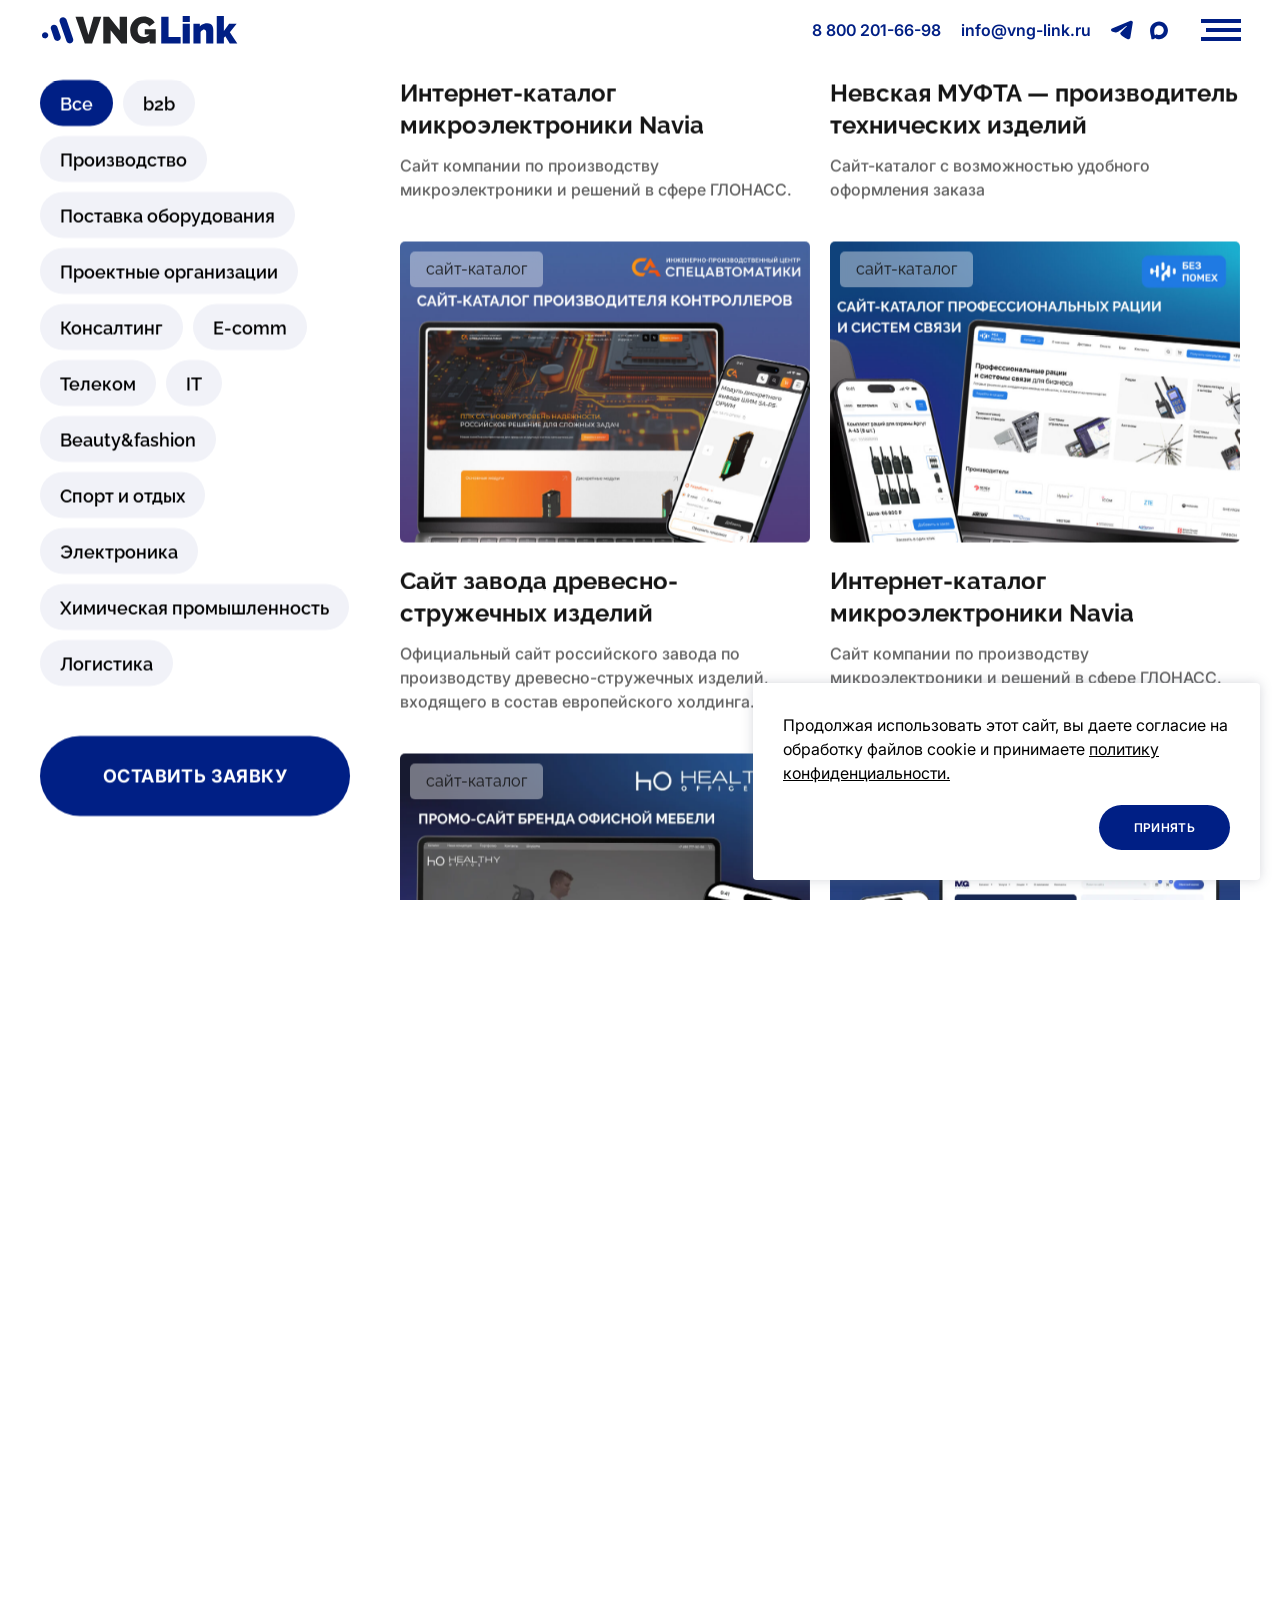
<file: completed-projects-page.html>
<!DOCTYPE html>
<html lang="ru">
  <head>
    <title>Реализованные проекты</title>
    <meta charset="utf-8">
    <meta name="viewport" content="width=device-width, initial-scale=1.0">
    <meta http-equiv="X-UA-Compatible" content="ie=edge">
    <meta name="description" content="Global">
    <meta name="theme-color" content="#E2E4F0">
    <meta name="robots" content="noindex, nofollow">
    <meta property="og:title" content="Заголовок">
    <meta property="og:image" content="https://test.ru/img/open-graph.png">
    <meta property="og:type" content="website">
    <meta property="og:url" content="https://test.ru/">
    <meta property="og:description" content="Описание">
    <meta property="og:image:width" content="1200">
    <meta property="og:image:height" content="630">
    <link rel="preload" href="fonts/Inter-Light.woff2" as="font" crossorigin="anonymous">
    <link rel="preload" href="fonts/Inter-Regular.woff2" as="font" crossorigin="anonymous">
    <link rel="preload" href="fonts/Inter-Medium.woff2" as="font" crossorigin="anonymous">
    <link rel="preload" href="fonts/Inter-SemiBold.woff2" as="font" crossorigin="anonymous">
    <link rel="preload" href="fonts/Inter-Bold.woff2" as="font" crossorigin="anonymous">
    <link rel="preload" href="fonts/Raleway-Light.woff2" as="font" crossorigin="anonymous">
    <link rel="preload" href="fonts/Raleway-Regular.woff2" as="font" crossorigin="anonymous">
    <link rel="preload" href="fonts/Raleway-Medium.woff2" as="font" crossorigin="anonymous">
    <link rel="preload" href="fonts/Raleway-SemiBold.woff2" as="font" crossorigin="anonymous">
    <link rel="preload" href="fonts/Raleway-Bold.woff2" as="font" crossorigin="anonymous">
    <link rel="preload" href="fonts/Raleway-ExtraBold.woff2" as="font" crossorigin="anonymous">
    <link rel="stylesheet" href="css/style.min.css?v=2">
  </head>
  <body>
    <div class="visually-hidden"><svg xmlns="http://www.w3.org/2000/svg" xmlns:xlink="http://www.w3.org/1999/xlink"><defs>
<clipPath id="clip0_2906_142">
<rect width="14" height="22" fill="currentColor"/>
</clipPath>

<clipPath id="clip0_2906_109">
<rect width="353" height="60" fill="currentColor"/>
</clipPath>
</defs><symbol id="icon-arrow-down" viewBox="0 0 14 21"><g fill="none">
<path d="M6.70703 0.5V19.7M6.70703 19.7L12.707 13.7923M6.70703 19.7L0.707031 13.7923" stroke="currentColor" stroke-linecap="square"/>
</g></symbol><symbol id="icon-arrow-up" viewBox="0 0 14 22"><g fill="none">
<g clip-path="url(#clip0_2906_142)">
<path d="M7 20.5994V1.39941M7 1.39941L13 7.3071M7 1.39941L1 7.3071" stroke="currentColor" stroke-linecap="square"/>
</g>

</g></symbol><symbol id="icon-arrow" viewBox="0 0 20 20"><g fill="none">
<path d="M19.1737 15.1894L19.1344 0.0494402L3.99446 0.0101551C3.83672 -0.0112012 3.67624 0.00158264 3.52388 0.0476399C3.37151 0.0936979 3.23082 0.171957 3.11133 0.277115C2.99184 0.382273 2.89633 0.511877 2.83129 0.657153C2.76624 0.80243 2.73316 0.959986 2.7343 1.11916C2.73544 1.27833 2.77076 1.4354 2.83788 1.57973C2.90499 1.72406 3.00234 1.85229 3.12332 1.95573C3.2443 2.05917 3.38609 2.13541 3.5391 2.17928C3.69211 2.22316 3.85276 2.23365 4.01017 2.21004L15.3553 2.25719L0.325362 17.2871C0.116988 17.4955 -7.48997e-05 17.7781 -7.48997e-05 18.0728C-7.48997e-05 18.3675 0.116988 18.6501 0.325362 18.8585C0.533736 19.0669 0.816352 19.1839 1.11104 19.1839C1.40572 19.1839 1.68834 19.0669 1.89671 18.8585L16.9267 3.82853L16.9738 15.1737C16.9748 15.4685 17.093 15.7509 17.3022 15.9586C17.5114 16.1664 17.7946 16.2825 18.0895 16.2815C18.3843 16.2804 18.6667 16.1623 18.8744 15.9531C19.0822 15.7438 19.1983 15.4607 19.1973 15.1658L19.1737 15.1894Z" fill="currentColor"/>
</g></symbol><symbol id="icon-check-circle" viewBox="0 0 48 48"><g fill="none">
<path d="M19.1517 2.52927C23.7791 1.4838 28.6211 1.96173 32.9544 3.89256C33.9632 4.34215 34.4166 5.52527 33.9671 6.53416C33.5175 7.54269 32.3352 7.99607 31.3265 7.54685C27.781 5.96709 23.8196 5.57529 20.0335 6.43064C16.2476 7.28602 12.8396 9.34257 10.3177 12.2929C7.79583 15.2435 6.29483 18.9306 6.03938 22.8037C5.78399 26.6767 6.7872 30.5289 8.89973 33.7851C11.0123 37.0413 14.1211 39.5278 17.762 40.873C21.4029 42.2181 25.3817 42.3504 29.1038 41.25C32.826 40.1494 36.0932 37.8744 38.4173 34.7656C40.741 31.6572 41.9978 27.8809 42.0003 24V22.1601C42.0003 21.0556 42.8958 20.1601 44.0003 20.1601C45.1048 20.1602 46.0003 21.0556 46.0003 22.1601V24.001C45.9976 28.745 44.4609 33.3614 41.6204 37.1611C38.7799 40.9606 34.7869 43.7408 30.2376 45.0859C25.6884 46.4308 20.8262 46.2689 16.3763 44.625C11.9263 42.9809 8.12639 39.9426 5.54427 35.9629C2.96218 31.9831 1.73608 27.2748 2.04817 22.541C2.36032 17.8071 4.19433 13.3007 7.27669 9.69431C10.359 6.08814 14.5244 3.57481 19.1517 2.52927Z" fill="currentColor"/>
<path d="M42.5853 6.58689C43.3659 5.80563 44.632 5.80458 45.4134 6.58494C46.1946 7.36549 46.1956 8.63162 45.4154 9.41306L25.4154 29.4336C25.0405 29.8088 24.5317 30.0192 24.0013 30.0195C23.4708 30.0196 22.9614 29.8095 22.5863 29.4345L16.5863 23.4345C15.8052 22.6535 15.8052 21.3865 16.5863 20.6054C17.3673 19.8248 18.6334 19.8247 19.4144 20.6054L23.9993 25.1904L42.5853 6.58689Z" fill="currentColor"/>
</g></symbol><symbol id="icon-check" viewBox="0 0 13 9"><g fill="none">
<path d="M1 3.5L5 7.5L11.5 1" stroke="#041A67" stroke-width="2" stroke-linecap="round"/>
</g></symbol><symbol id="icon-close-bold" viewBox="0 0 32 32"><g fill="none">
<path d="M31.1123 2.82812L18.3848 15.5557L31.1133 28.2842L28.2842 31.1123L15.5557 18.3838L2.82812 31.1123L0 28.2842L12.7275 15.5557L0 2.82812L2.8291 0L15.5566 12.7275L28.2842 0L31.1123 2.82812Z" fill="currentColor"/>
</g></symbol><symbol id="icon-close" viewBox="0 0 30 29"><g fill="none">
<path d="M29.1006 1.41406L15.8281 14.6865L28.6865 27.5449L27.2715 28.959L14.4131 16.1006L1.82812 28.6865L0.414062 27.2725L12.999 14.6865L0 1.68652L1.41406 0.272461L14.4141 13.2725L27.6865 0L29.1006 1.41406Z" fill="currentColor"/>
</g></symbol><symbol id="icon-expand" viewBox="0 0 10 6"><g fill="none">
<path d="M0.5 0.5L5 5L9.5 0.5" stroke="currentColor" stroke-linecap="round" stroke-linejoin="round"/>
</g></symbol><symbol id="icon-hamburger" viewBox="0 0 40 40"><g fill="none">
<rect y="28" width="40" height="4" fill="currentColor"/>
<rect x="5" y="18" width="35" height="4" fill="currentColor"/>
<rect y="8" width="40" height="4" fill="currentColor"/>
</g></symbol><symbol id="icon-logo-footer" viewBox="0 0 353 60"><g fill="none">
<g clip-path="url(#clip0_2906_109)">
<path d="M180.307 49.1965C177.228 49.1965 174.283 48.6611 171.471 47.5901C168.705 46.4746 166.251 44.8681 164.109 42.7709C161.967 40.629 160.271 38.0632 159.022 35.0734C157.817 32.0391 157.214 28.5808 157.214 24.6986C157.214 21.3519 157.839 18.2506 159.089 15.3948C160.338 12.5389 162.056 10.04 164.242 7.89813C166.474 5.71161 169.062 4.01595 172.007 2.81113C174.952 1.60631 178.143 1.00391 181.578 1.00391C185.862 1.00391 189.744 1.94098 193.225 3.81514C196.706 5.64468 199.294 8.16587 200.989 11.3787L191.284 18.8084C190.347 16.9342 188.941 15.4394 187.067 14.3238C185.193 13.1636 183.207 12.5835 181.11 12.5835C179.548 12.5835 178.12 12.8959 176.826 13.5206C175.532 14.1453 174.394 15.0155 173.412 16.131C172.475 17.2466 171.739 18.5853 171.204 20.1471C170.713 21.6643 170.467 23.3376 170.467 25.1672C170.467 27.0413 170.735 28.737 171.271 30.2542C171.806 31.7713 172.542 33.0877 173.479 34.2033C174.461 35.2742 175.621 36.1221 176.96 36.7468C178.299 37.3269 179.794 37.6169 181.445 37.6169C183.542 37.6169 185.55 37.1038 187.469 36.0774C189.388 35.0065 191.128 33.5116 192.69 31.5928V44.3103C189.12 47.5678 184.992 49.1965 180.307 49.1965ZM192.02 32.9315H183.252V23.5607H202.797V48.8619H192.02V32.9315Z" fill="currentColor"/>
<path d="M122.348 25.5011V48.8612H109.296V1.33789H119.47L138.546 25.5011V1.33789H151.598V48.8612H141.224L122.348 25.5011Z" fill="currentColor"/>
<path d="M73.4936 1.33789L82.7975 33.801L91.9675 1.33789H105.689L89.2901 48.8612H76.3048L59.7051 1.33789H73.4936Z" fill="currentColor"/>
<path d="M33.0975 36.1192C34.7198 40.6827 30.7631 45.2765 26.079 44.2681C23.9701 43.814 22.2536 42.2677 21.5623 40.1993L15.9324 23.3525C15.2548 21.3248 15.6917 19.0852 17.0798 17.471C20.0577 14.008 25.6138 15.064 27.1496 19.385L33.0975 36.1192Z" fill="currentColor"/>
<path d="M55.4292 40.5533C57.0163 45.1649 52.958 49.7419 48.1808 48.7283C46.0336 48.2724 44.2799 46.7308 43.5556 44.6617L31.5936 10.488C30.8243 8.29029 31.3174 5.84853 32.8799 4.1203C36.1355 0.519021 42.0674 1.72964 43.6463 6.31757L55.4292 40.5533Z" fill="currentColor"/>
<path d="M10.8765 32.6472C12.2004 36.7284 8.613 40.713 4.41813 39.8209C0.223295 38.9291 -1.43397 33.8289 1.43465 30.6396C4.30482 27.4485 9.5518 28.5643 10.8765 32.6472Z" fill="currentColor"/>
<path d="M334.847 48.862L326.882 36.0106L324.338 38.8218V48.862H311.621V0H324.338V26.7068L333.709 13.6546H347.096L334.981 29.0494L348.301 48.862H334.847Z" fill="currentColor"/>
<path d="M305.458 48.8626H292.74V29.05C292.74 27.3098 292.338 26.0603 291.535 25.3017C290.777 24.4985 289.884 24.0969 288.858 24.0969C288.144 24.0969 287.385 24.32 286.582 24.7663C285.779 25.1679 285.043 25.748 284.373 26.5066C283.704 27.2651 283.168 28.1353 282.767 29.117V48.8626H270.049V13.6552H281.495V18.876C282.343 17.582 283.414 16.511 284.708 15.6632C286.002 14.7707 287.497 14.1014 289.193 13.6552C290.888 13.209 292.74 12.9858 294.748 12.9858C297.158 12.9858 299.077 13.4098 300.504 14.2576C301.932 15.1054 303.003 16.1987 303.717 17.5374C304.431 18.876 304.9 20.2817 305.123 21.7542C305.346 23.1822 305.458 24.4985 305.458 25.7033V48.8626Z" fill="currentColor"/>
<path d="M250.896 48.862V13.6546H263.614V48.862H250.896ZM250.896 10.7095V0H263.614V10.7095H250.896Z" fill="currentColor"/>
<path d="M212.613 48.8617V1.33838H225.665V37.4829H247.218V48.8617H212.613Z" fill="currentColor"/>
</g>

</g></symbol><symbol id="icon-mail" viewBox="0 0 30 30"><g fill="none">
<g clip-path="url(#clip0_3882_6551)">
<rect x="2" y="5" width="26" height="20" rx="4" fill="CurrentColor"/>
<path d="M0 8L12.6345 17.2653C14.0425 18.2978 15.9575 18.2978 17.3655 17.2653L30 8" stroke="white" stroke-width="2"/>
</g>
</g></symbol><symbol id="icon-max" viewBox="0 0 32 32"><g fill="none">
<path d="M16.2109 3.5C23.3814 3.5 29 9.34271 29 16.5381C29.0239 23.622 23.3326 29.388 16.2793 29.4258C13.7278 29.4258 12.5416 29.0521 10.4805 27.5557C9.17641 29.2389 5.04946 30.554 4.86914 28.3037C4.86914 26.614 4.49638 25.1857 4.07422 23.627C3.57136 21.7065 3 19.5676 3 16.4688C3.00021 9.06784 9.04685 3.50006 16.2109 3.5ZM16.3662 9.50977C12.671 9.31884 9.7912 11.8822 9.15332 15.9014C8.62733 19.2287 9.56086 23.2807 10.3564 23.4922C10.7377 23.5844 11.6975 22.8076 12.2959 22.208C13.2853 22.893 14.438 23.3041 15.6367 23.4004C19.4656 23.5849 22.7368 20.6637 22.9941 16.8311C23.1438 12.99 20.1958 9.73641 16.3662 9.5166V9.50977Z" fill="currentColor"/>
</g></symbol><symbol id="icon-telegram" viewBox="0 0 27 23"><g fill="none">
<path fill-rule="evenodd" clip-rule="evenodd" d="M24.0234 0.160034C25.4739 -0.450723 27.029 0.775846 26.7728 2.32877L23.7476 20.671C23.4559 22.4396 21.5135 23.4544 19.8909 22.5731C18.5332 21.8356 16.5188 20.7005 14.7034 19.5142C13.7968 18.9219 11.021 17.0224 11.3622 15.6703C11.6539 14.5142 16.3204 10.1702 18.9871 7.58691C20.0346 6.57213 19.5575 5.98596 18.3204 6.92027C15.2516 9.23801 10.3247 12.7619 8.69546 13.7536C7.2579 14.6285 6.50738 14.7779 5.61212 14.6285C3.97727 14.3561 2.46158 13.9343 1.22414 13.4214C-0.448346 12.728 -0.366878 10.4295 1.22301 9.76027L24.0234 0.160034Z" fill="currentColor"/>
</g></symbol><symbol id="logo" viewBox="0 0 238 34"><g fill="none">
<path d="M122.78 33.5007C120.684 33.5007 118.678 33.1361 116.764 32.4068C114.88 31.6472 113.209 30.5533 111.75 29.1251C110.292 27.6666 109.137 25.9194 108.286 23.8835C107.466 21.8172 107.056 19.4623 107.056 16.8187C107.056 14.5398 107.481 12.4279 108.332 10.4832C109.183 8.5385 110.353 6.83688 111.841 5.37834C113.361 3.88942 115.123 2.73475 117.129 1.91432C119.134 1.0939 121.307 0.683685 123.646 0.683685C126.564 0.683685 129.207 1.32179 131.577 2.59801C133.947 3.84384 135.71 5.56066 136.864 7.74846L130.255 12.8077C129.617 11.5315 128.66 10.5136 127.384 9.75394C126.108 8.9639 124.756 8.56888 123.327 8.56888C122.264 8.56888 121.292 8.78159 120.41 9.207C119.529 9.6324 118.754 10.2249 118.086 10.9846C117.448 11.7442 116.946 12.6558 116.582 13.7193C116.247 14.7525 116.08 15.8919 116.08 17.1378C116.08 18.414 116.263 19.5687 116.627 20.6018C116.992 21.6349 117.493 22.5313 118.131 23.291C118.8 24.0202 119.59 24.5976 120.502 25.023C121.413 25.418 122.431 25.6155 123.555 25.6155C124.983 25.6155 126.351 25.2661 127.657 24.5672C128.964 23.8379 130.149 22.82 131.213 21.5134V30.1734C128.782 32.3916 125.971 33.5007 122.78 33.5007ZM130.757 22.425H124.786V16.0439H138.095V33.2728H130.757V22.425Z" fill="#232426"/>
<path d="M83.3132 17.3657V33.2728H74.4253V0.911575H81.3533L94.3434 17.3657V0.911575H103.231V33.2728H96.1666L83.3132 17.3657Z" fill="#232426"/>
<path d="M50.0461 0.911575L56.3816 23.0175L62.6259 0.911575H71.9696L60.8027 33.2728H51.9604L40.6567 0.911575H50.0461Z" fill="#232426"/>
<path d="M22.5375 24.5954C23.6422 27.703 20.9479 30.8311 17.7583 30.1444C16.3222 29.8352 15.1533 28.7822 14.6826 27.3738L10.8489 15.9018C10.3875 14.5211 10.685 12.996 11.6302 11.8968C13.658 9.53865 17.4415 10.2578 18.4873 13.2002L22.5375 24.5954Z" fill="#001F85"/>
<path d="M37.7447 27.6151C38.8255 30.7553 36.0619 33.8721 32.8089 33.1819C31.3467 32.8714 30.1526 31.8216 29.6594 30.4127L21.5138 7.14197C20.9899 5.64541 21.3257 3.98268 22.3897 2.80583C24.6066 0.353521 28.646 1.1779 29.7211 4.30207L37.7447 27.6151Z" fill="#001F85"/>
<path d="M7.40636 22.2305C8.30791 25.0096 5.86505 27.723 3.00854 27.1155C0.152053 26.5082 -0.976466 23.0352 0.976927 20.8634C2.93138 18.6905 6.50433 19.4502 7.40636 22.2305Z" fill="#001F85"/>
<path d="M228.015 33.2728L222.591 24.5216L220.859 26.4359V33.2728H212.199V0H220.859V18.1861L227.24 9.29815H236.356L228.106 19.7814L237.177 33.2728H228.015Z" fill="#001F85"/>
<path d="M208.002 33.2728H199.342V19.7814C199.342 18.5963 199.068 17.7455 198.522 17.2289C198.005 16.682 197.397 16.4085 196.698 16.4085C196.212 16.4085 195.696 16.5604 195.149 16.8643C194.602 17.1378 194.1 17.5328 193.645 18.0493C193.189 18.5659 192.824 19.1584 192.551 19.8269V33.2728H183.891V9.29814H191.685V12.8533C192.262 11.9721 192.991 11.2428 193.872 10.6655C194.754 10.0578 195.772 9.602 196.926 9.29814C198.081 8.99428 199.342 8.84235 200.709 8.84235C202.35 8.84235 203.657 9.13101 204.629 9.70835C205.602 10.2857 206.331 11.0301 206.817 11.9417C207.303 12.8533 207.622 13.8105 207.774 14.8132C207.926 15.7856 208.002 16.682 208.002 17.5024V33.2728Z" fill="#001F85"/>
<path d="M170.849 33.2728V9.29815H179.509V33.2728H170.849ZM170.849 7.29267V0H179.509V7.29267H170.849Z" fill="#001F85"/>
<path d="M144.779 33.2728V0.911575H153.667V25.5243H168.344V33.2728H144.779Z" fill="#001F85"/>
</g></symbol></svg>
    </div>
    <div class="wrapper">
      <header class="header" data-header data-fix-block>
        <div class="container">
          <div class="header__wrapper"><a class="header__logo" href="index.html" aria-label="Переход на главную">
              <svg width="237" height="33" aria-hidden="true">
                <use xlink:href="#logo"></use>
              </svg></a>
            <button class="btn btn--blue header__btn-request" type="button" data-open-modal="modal-offer">запросить кп
            </button>
            <div class="header__contacts"> <a class="header__link header__phone" href="tel:88002016698">8 800 201-66-98</a><a class="header__link header__email" href="mailto:info@vng-link.ru">info@vng-link.ru</a><a class="header__link header__social" href="telegram.com">
                <svg width="20" height="20" aria-hidden="true">
                  <use xlink:href="#icon-telegram"></use>
                </svg></a><a class="header__link header__social" href="max.ru">
                <svg width="20" height="20" aria-hidden="true">
                  <use xlink:href="#icon-max"></use>
                </svg></a></div>
            <nav class="header__nav">
              <div class="container">
                <ul class="header__nav-list">
                  <li class="header__nav-item">
                    <button class="header__nav-button" data-show-dropdown><span class="header__nav-button-text">Услуги</span><span class="header__nav-button-icon"> 
                        <svg width="10" height="5" aria-hidden="true">
                          <use xlink:href="#icon-expand"></use>
                        </svg></span></button>
                    <div class="header__nav-panel"> 
                      <ul class="header__nav-dropdown">
                        <li class="header__nav-dropdown-item"><a class="header__nav-link" href="#">Разработка сайтов</a></li>
                        <li class="header__nav-dropdown-item"><a class="header__nav-link" href="#">Сайты для производственных компаний</a></li>
                        <li class="header__nav-dropdown-item"><a class="header__nav-link" href="#">Разработка корпоративных сайтов</a></li>
                      </ul>
                    </div>
                  </li>
                  <li class="header__nav-item">
                    <button class="header__nav-button" data-show-dropdown><span class="header__nav-button-text">О нас</span><span class="header__nav-button-icon"> 
                        <svg width="10" height="5" aria-hidden="true">
                          <use xlink:href="#icon-expand"></use>
                        </svg></span></button>
                    <div class="header__nav-panel"> 
                      <ul class="header__nav-dropdown">
                        <li class="header__nav-dropdown-item"><a class="header__nav-link" href="#">О студии</a></li>
                        <li class="header__nav-dropdown-item"><a class="header__nav-link" href="#">Рейтинг рунета</a></li>
                      </ul>
                    </div>
                  </li>
                  <li class="header__nav-item"><a class="header__nav-link" href="#">Проекты</a></li>
                  <li class="header__nav-item"><a class="header__nav-link" href="#">Цены</a></li>
                  <li class="header__nav-item"><a class="header__nav-link" href="#">Контакты</a></li>
                </ul>
              </div>
            </nav>
            <button class="btn-reset header__burger" type="button" data-toggle-menu>
              <div class="burger"><span class="burger__span"></span></div>
            </button>
          </div>
        </div>
      </header>
      <div data-smooth-wrapper>
        <div data-smooth-content>
          <section class="completed-projects">
            <div class="container">
              <h2 class="completed-projects__title">Реализованные проекты</h2>
              <div class="completed-projects__wrapper" data-sticky-container>
                <aside class="completed-projects__filter" data-sticky-item>
                  <ul class="completed-projects__filter-list list-reset">
                    <li class="completed-projects__filter-item"><a class="completed-projects__filter-btn is-active" href="#">Все</a></li>
                    <li class="completed-projects__filter-item"><a class="completed-projects__filter-btn" href="#">b2b</a></li>
                    <li class="completed-projects__filter-item"><a class="completed-projects__filter-btn" href="#">Производство</a></li>
                    <li class="completed-projects__filter-item"><a class="completed-projects__filter-btn" href="#">Поставка оборудования</a></li>
                    <li class="completed-projects__filter-item"><a class="completed-projects__filter-btn" href="#">Проектные организации</a></li>
                    <li class="completed-projects__filter-item"><a class="completed-projects__filter-btn" href="#">Консалтинг</a></li>
                    <li class="completed-projects__filter-item"><a class="completed-projects__filter-btn" href="#">E-comm</a></li>
                    <li class="completed-projects__filter-item"><a class="completed-projects__filter-btn" href="#">Телеком</a></li>
                    <li class="completed-projects__filter-item"><a class="completed-projects__filter-btn" href="#">IT</a></li>
                    <li class="completed-projects__filter-item"><a class="completed-projects__filter-btn" href="#">Beauty&amp;fashion</a></li>
                    <li class="completed-projects__filter-item"><a class="completed-projects__filter-btn" href="#">Спорт и отдых</a></li>
                    <li class="completed-projects__filter-item"><a class="completed-projects__filter-btn" href="#">Электроника</a></li>
                    <li class="completed-projects__filter-item"><a class="completed-projects__filter-btn" href="#">Химическая промышленность</a></li>
                    <li class="completed-projects__filter-item"><a class="completed-projects__filter-btn" href="#">Логистика</a></li>
                  </ul>
                  <button class="btn btn--blue completed-projects__button" type="button" data-open-modal="modal-offer">Оставить заявку
                  </button>
                </aside>
                <ul class="completed-projects__list list-reset">
                  <li class="completed-projects__item">
                    <artice class="project-card"><a class="project-card__wrapper" href="#">
                        <div class="project-card__image"><span class="project-card__note">сайт-каталог</span><img class="image-main" src="img/content/projects/maler.png" width="600" height="440" alt="maler"><img class="image-hover" src="img/content/projects/bezpomeh.png" width="600" height="440" alt="bezpomeh">
                        </div>
                        <h3 class="project-card__title">Интернет-каталог микроэлектроники Navia</h3>
                        <p class="project-card__text">Сайт компании по производству микроэлектроники и решений в сфере ГЛОНАСС.</p></a></artice>
                  </li>
                  <li class="completed-projects__item">
                    <artice class="project-card"><a class="project-card__wrapper" href="#">
                        <div class="project-card__image"><span class="project-card__note">сайт-каталог</span><img class="image-main" src="img/content/projects/set-auto.png" width="600" height="440" alt="set-auto"><img class="image-hover" src="img/content/projects/automatic.png" width="600" height="440" alt="automatic">
                        </div>
                        <h3 class="project-card__title">Невская МУФТА — производитель технических изделий</h3>
                        <p class="project-card__text">Сайт-каталог с возможностью удобного оформления заказа</p></a></artice>
                  </li>
                  <li class="completed-projects__item">
                    <artice class="project-card"><a class="project-card__wrapper" href="#">
                        <div class="project-card__image"><span class="project-card__note">сайт-каталог</span><img class="image-main" src="img/content/projects/automatic.png" width="600" height="440" alt="automatic"><img class="image-hover" src="img/content/projects/maler.png" width="600" height="440" alt="maler">
                        </div>
                        <h3 class="project-card__title">Сайт завода древесно-стружечных изделий</h3>
                        <p class="project-card__text">Официальный сайт российского завода по производству древесно-стружечных изделий, входящего в состав европейского холдинга.</p></a></artice>
                  </li>
                  <li class="completed-projects__item">
                    <artice class="project-card"><a class="project-card__wrapper" href="#">
                        <div class="project-card__image"><span class="project-card__note">сайт-каталог</span><img class="image-main" src="img/content/projects/bezpomeh.png" width="600" height="440" alt="bezpomeh"><img class="image-hover" src="img/content/projects/automatic.png" width="600" height="440" alt="automatic">
                        </div>
                        <h3 class="project-card__title">Интернет-каталог микроэлектроники Navia</h3>
                        <p class="project-card__text">Сайт компании по производству микроэлектроники и решений в сфере ГЛОНАСС.</p></a></artice>
                  </li>
                  <li class="completed-projects__item">
                    <artice class="project-card"><a class="project-card__wrapper" href="#">
                        <div class="project-card__image"><span class="project-card__note">сайт-каталог</span><img class="image-main" src="img/content/projects/healthyoffice.png" width="600" height="440" alt="healthyoffice"><img class="image-hover" src="img/content/projects/navia.png" width="600" height="440" alt="navia">
                        </div>
                        <h3 class="project-card__title">Невская МУФТА — производитель технических изделий</h3>
                        <p class="project-card__text">Сайт-каталог с возможностью удобного оформления заказа</p></a></artice>
                  </li>
                  <li class="completed-projects__item">
                    <artice class="project-card"><a class="project-card__wrapper" href="#">
                        <div class="project-card__image"><span class="project-card__note">сайт-каталог</span><img class="image-main" src="img/content/projects/mg.png" width="600" height="440" alt="mg"><img class="image-hover" src="img/content/projects/set-auto.png" width="600" height="440" alt="set-auto">
                        </div>
                        <h3 class="project-card__title">Сайт завода древесно-стружечных изделий</h3>
                        <p class="project-card__text">Официальный сайт российского завода по производству древесно-стружечных изделий, входящего в состав европейского холдинга.</p></a></artice>
                  </li>
                  <li class="completed-projects__item">
                    <artice class="project-card"><a class="project-card__wrapper" href="#">
                        <div class="project-card__image"><span class="project-card__note">сайт-каталог</span><img class="image-main" src="img/content/projects/navia.png" width="600" height="440" alt="navia"><img class="image-hover" src="img/content/projects/automatic.png" width="600" height="440" alt="automatic">
                        </div>
                        <h3 class="project-card__title">Интернет-каталог микроэлектроники Navia</h3>
                        <p class="project-card__text">Сайт компании по производству микроэлектроники и решений в сфере ГЛОНАСС.</p></a></artice>
                  </li>
                  <li class="completed-projects__item">
                    <artice class="project-card"><a class="project-card__wrapper" href="#">
                        <div class="project-card__image"><span class="project-card__note">сайт-каталог</span><img class="image-main" src="img/content/projects/mufts.png" width="600" height="440" alt="mufts"><img class="image-hover" src="img/content/projects/set-auto.png" width="600" height="440" alt="set-auto">
                        </div>
                        <h3 class="project-card__title">Невская МУФТА — производитель технических изделий</h3>
                        <p class="project-card__text">Сайт-каталог с возможностью удобного оформления заказа</p></a></artice>
                  </li>
                  <li class="completed-projects__item">
                    <artice class="project-card"><a class="project-card__wrapper" href="#">
                        <div class="project-card__image"><span class="project-card__note">сайт-компании</span><img class="image-main" src="img/content/projects/swiss.png" width="600" height="440" alt="swiss"><img class="image-hover" src="img/content/projects/automatic.png" width="600" height="440" alt="automatic">
                        </div>
                        <h3 class="project-card__title">Сайт завода древесно-стружечных изделий</h3>
                        <p class="project-card__text">Официальный сайт российского завода по производству древесно-стружечных изделий, входящего в состав европейского холдинга.</p></a></artice>
                  </li>
                  <li class="completed-projects__item">
                    <artice class="project-card"><a class="project-card__wrapper" href="#">
                        <div class="project-card__image"><span class="project-card__note">сайт-каталог</span><img class="image-main" src="img/content/projects/navia.png" width="600" height="440" alt="navia"><img class="image-hover" src="img/content/projects/automatic.png" width="600" height="440" alt="automatic">
                        </div>
                        <h3 class="project-card__title">Интернет-каталог микроэлектроники Navia</h3>
                        <p class="project-card__text">Сайт компании по производству микроэлектроники и решений в сфере ГЛОНАСС.</p></a></artice>
                  </li>
                  <li class="completed-projects__item">
                    <artice class="project-card"><a class="project-card__wrapper" href="#">
                        <div class="project-card__image"><span class="project-card__note">сайт-компании</span><img class="image-main" src="img/content/projects/swiss.png" width="600" height="440" alt="swiss"><img class="image-hover" src="img/content/projects/mg.png" width="600" height="440" alt="mg">
                        </div>
                        <h3 class="project-card__title">Сайт завода древесно-стружечных изделий</h3>
                        <p class="project-card__text">Официальный сайт российского завода по производству древесно-стружечных изделий, входящего в состав европейского холдинга.</p></a></artice>
                  </li>
                  <li class="completed-projects__item">
                    <artice class="project-card"><a class="project-card__wrapper" href="#">
                        <div class="project-card__image"><span class="project-card__note">сайт-каталог</span><img class="image-main" src="img/content/projects/mufts.png" width="600" height="440" alt="mufts"><img class="image-hover" src="img/content/projects/swiss.png" width="600" height="440" alt="swiss">
                        </div>
                        <h3 class="project-card__title">Невская МУФТА — производитель технических изделий</h3>
                        <p class="project-card__text">Сайт-каталог с возможностью удобного оформления заказа</p></a></artice>
                  </li>
                  <li class="completed-projects__item">
                    <artice class="project-card"><a class="project-card__wrapper" href="#">
                        <div class="project-card__image"><span class="project-card__note">сайт-каталог</span><img class="image-main" src="img/content/projects/maler.png" width="600" height="440" alt="maler"><img class="image-hover" src="img/content/projects/navia.png" width="600" height="440" alt="navia">
                        </div>
                        <h3 class="project-card__title">Интернет-каталог микроэлектроники Navia</h3>
                        <p class="project-card__text">Сайт компании по производству микроэлектроники и решений в сфере ГЛОНАСС.</p></a></artice>
                  </li>
                  <li class="completed-projects__item">
                    <artice class="project-card"><a class="project-card__wrapper" href="#">
                        <div class="project-card__image"><span class="project-card__note">сайт-каталог</span><img class="image-main" src="img/content/projects/set-auto.png" width="600" height="440" alt="set-auto"><img class="image-hover" src="img/content/projects/automatic.png" width="600" height="440" alt="automatic">
                        </div>
                        <h3 class="project-card__title">Невская МУФТА — производитель технических изделий</h3>
                        <p class="project-card__text">Сайт-каталог с возможностью удобного оформления заказа</p></a></artice>
                  </li>
                  <li class="completed-projects__item">
                    <artice class="project-card"><a class="project-card__wrapper" href="#">
                        <div class="project-card__image"><span class="project-card__note">сайт-каталог</span><img class="image-main" src="img/content/projects/bezpomeh.png" width="600" height="440" alt="bezpomeh"><img class="image-hover" src="img/content/projects/mufts.png" width="600" height="440" alt="mufts">
                        </div>
                        <h3 class="project-card__title">Интернет-каталог микроэлектроники Navia</h3>
                        <p class="project-card__text">Сайт компании по производству микроэлектроники и решений в сфере ГЛОНАСС.</p></a></artice>
                  </li>
                  <li class="completed-projects__item">
                    <artice class="project-card"><a class="project-card__wrapper" href="#">
                        <div class="project-card__image"><span class="project-card__note">сайт-каталог</span><img class="image-main" src="img/content/projects/automatic.png" width="600" height="440" alt="automatic"><img class="image-hover" src="img/content/projects/bezpomeh.png" width="600" height="440" alt="bezpomeh">
                        </div>
                        <h3 class="project-card__title">Сайт завода древесно-стружечных изделий</h3>
                        <p class="project-card__text">Официальный сайт российского завода по производству древесно-стружечных изделий, входящего в состав европейского холдинга.</p></a></artice>
                  </li>
                </ul>
              </div>
            </div>
          </section>
          <section class="feedback">
            <div class="container">
              <div class="feedback__wrapper"> 
                <h2 class="feedback__title"> Оставьте заявку на  бесплатную консультацию и узнайте точную стоимость вашего сайта уже сегодня</h2>
                <div class="feedback__inner-wrapper"> 
                  <div class="feedback__left"> 
                    <form action="#" method="post" data-validation data-feedback-form>
                      <div class="feedback-form">
                        <div class="feedback-form__wrapper">
                          <div class="custom-input" data-validation-type="text">
                            <label>
                              <input placeholder="*Ваше имя">
                            </label>
                          </div>
                          <div class="custom-input">
                            <label>
                              <input type="tel" placeholder="*Ваш телефон">
                            </label>
                          </div>
                          <div class="custom-input">
                            <label>
                              <input placeholder="*Ваш e-mail">
                            </label>
                          </div>
                          <div class="custom-textarea feedback-form__textarea">
                            <label><span class="custom-textarea__label">Укажите Ваши задачи, особенности Вашего проекта, пожелания</span>
                              <textarea></textarea>
                            </label>
                          </div>
                          <button class="btn btn--blue feedback-form__submit-btn" type="submit">Отправить
                          </button>
                          <div class="feedback-form__privacy"> 
                            <div class="custom-checkbox" data-validation-type="checkbox">
                              <label>
                                <input type="checkbox" name="privacy" checked><span class="custom-checkbox__icon">
                                  <svg width="13" height="9" aria-hidden="true">
                                    <use xlink:href="#icon-check"></use>
                                  </svg></span>
                              </label>
                            </div>
                            <p class="feedback-form__privacy-text">Нажимая на кнопку «Отправить»,  Вы соглашаетесь с<a href="#"> политикой обработки персональных данных</a></p>
                          </div>
                        </div>
                      </div>
                      <div class="errors" data-validation-errors></div>
                    </form>
                  </div>
                  <div class="feedback__right">
                    <p class="feedback__text"> После заполнения формы с Вами свяжется специалист и проконсультирует по любым вопросам, связанным с разработкой, продвиженеим и обслуживанием сайта. Мы дадим рекомендации по функционалу, подберем референсы, сориентируем по стоимости и срокам</p>
                    <div class="feedback__cubes-wrapper">
                      <div class="feedback__cube-1"><img src="img/content/cubes/cube_1.png" width="251" height="217" alt="cube">
                      </div>
                      <div class="feedback__cube-2"> <img src="img/content/cubes/cube_2.png" width="95" height="88" alt="cube">
                      </div>
                      <div class="feedback__cube-3"> <img src="img/content/cubes/cube_3.png" width="142" height="128" alt="cube">
                      </div>
                      <div class="feedback__cube-4"> <img src="img/content/cubes/cube_4.png" width="98" height="88" alt="cube">
                      </div>
                      <div class="feedback__cube-5"><img src="img/content/cubes/cube_1.png" width="384" height="331" alt="cube">
                      </div>
                    </div>
                  </div>
                </div>
              </div>
            </div>
          </section>
          <footer class="footer">
            <div class="container">
              <div class="footer__wrapper"> 
                <div class="footer__header">
                  <div class="footer__header-left"><a class="footer__logo" href="index.html" aria-label="Переход на главную">
                      <svg width="290" height="50" aria-hidden="true">
                        <use xlink:href="#icon-logo-footer"></use>
                      </svg></a>
                  </div>
                  <div class="footer__header-right"> 
                    <div class="footer__scroll-wrapper">
                      <div class="btn-icon btn-icon--transparent footer__scroll-btn" type="button" data-scroll="up">
                        <svg class="btn-icon__icon" width="14" height="22" aria-hidden="true">
                          <use xlink:href="#icon-arrow-up"></use>
                        </svg>
                      </div><span class="footer__scroll-text">наверх</span>
                    </div>
                  </div>
                </div>
                <ul class="footer__contacts-list">
                  <li class="footer__contacts-item"> 
                    <p class="footer__contacts-title">головной офис</p>
                    <p class="footer__contacts-value"> 4198095  Санкт Петербург, ул.&nbsp;Маршала Говорова, д.&nbsp;35, БЦ&nbsp;"Пропаганда", офис&nbsp;812</p>
                  </li>
                  <li class="footer__contacts-item"> 
                    <p class="footer__contacts-title"> телефон</p>
                    <p class="footer__contacts-value footer__contacts-phones"><a class="footer__contacts-link" href="tel:88002016698">8 (800) 201-66-98 </a><a class="footer__contacts-link" href="tel:79213955143">7 (921) 395-51-43</a></p>
                  </li>
                  <li class="footer__contacts-item"> 
                    <p class="footer__contacts-title"> электронная почта</p>
                    <p class="footer__contacts-value"> <a class="footer__contacts-link" href="mailto:info@vng-link.ru">info@vng-link.ru</a></p>
                  </li>
                  <li class="footer__contacts-item"> 
                    <p class="footer__contacts-title"> соцсети и мессенджеры</p>
                    <p class="footer__contacts-value"> <a class="footer__contacts-link" href="telegram.com">
                        <svg width="32" height="32" aria-hidden="true">
                          <use xlink:href="#icon-telegram"></use>
                        </svg></a><a class="footer__contacts-link" href="max.ru">
                        <svg width="32" height="32" aria-hidden="true">
                          <use xlink:href="#icon-max"></use>
                        </svg></a></p>
                  </li>
                </ul>
                <div class="footer__bottom">
                  <div class="footer__bottom-left"> <a class="footer__bottom-text footer__bottom-link" href="#">Privacy Policy</a><a class="footer__bottom-text footer__bottom-link" href="#">Terms of Service</a></div>
                  <div class="footer__bottom-right">
                    <p class="footer__bottom-text">Вся информация на сайте носит ознакомительный характер и не является публичной офертой</p>
                    <p class="footer__bottom-text">Наша студия аккредитована в ЕИС для участия в электронных торгах по 44-ФЗ и 223-ФЗ.</p>
                  </div>
                </div>
              </div>
            </div>
          </footer>
        </div>
      </div>
    </div>
    <aside class="cookie" data-cookie>
      <div class="cookie__wrapper">
        <p class="cookie__text">Продолжая использовать этот сайт, вы даете согласие на обработку файлов cookie и принимаете <a href="#"> политику конфиденциальности. </a></p>
        <button class="btn btn--blue cookie__btn" type="button" data-cookie="button">Принять
        </button>
      </div>
    </aside>
    <div class="modal" data-modal="modal-success">
      <div class="modal__wrapper">
        <div class="modal__overlay" data-close-modal></div>
        <div class="modal__content">
          <div class="modal-success"> 
            <div class="modal-success__wrapper">
              <div class="modal-success__icon"> 
                <svg width="48" height="48" aria-hidden="true">
                  <use xlink:href="#icon-check-circle"></use>
                </svg>
              </div>
              <h2 class="modal-success__title">Заявка успешно отправлена</h2>
              <p class="modal-success__text">В ближайшее время мы с вами свяжемся</p>
            </div>
          </div>
          <button class="btn-reset modal__close-button" type="button" arial-label="Закрыть попап" data-close-modal>
            <svg width="31" height="31" aria-hidden="true">
              <use xlink:href="#icon-close-bold"></use>
            </svg>
          </button>
        </div>
      </div>
    </div>
    <div class="modal" data-modal="modal-calculation">
      <div class="modal__wrapper">
        <div class="modal__overlay" data-close-modal></div>
        <div class="modal__content">
          <div class="modal-calculation">
            <div class="modal-calculation__wrapper"> 
              <h2 class="modal-calculation__title">Оставить заявку на расчет стоимости</h2>
              <form action="#" method="post" data-validation data-feedback-form>
                <div class="feedback-form feedback-form--modal">
                  <div class="feedback-form__wrapper">
                    <div class="custom-input" data-validation-type="text">
                      <label>
                        <input placeholder="*Ваше имя">
                      </label>
                    </div>
                    <div class="custom-input">
                      <label>
                        <input type="tel" placeholder="*Ваш телефон">
                      </label>
                    </div>
                    <div class="custom-input">
                      <label>
                        <input placeholder="*Ваш e-mail">
                      </label>
                    </div>
                    <div class="custom-textarea feedback-form__textarea">
                      <label><span class="custom-textarea__label">Укажите Ваши задачи, особенности Вашего проекта, пожелания</span>
                        <textarea></textarea>
                      </label>
                    </div>
                    <button class="btn btn--blue feedback-form__submit-btn" type="submit">Отправить
                    </button>
                    <div class="feedback-form__privacy"> 
                      <div class="custom-checkbox" data-validation-type="checkbox">
                        <label>
                          <input type="checkbox" name="privacy" checked><span class="custom-checkbox__icon">
                            <svg width="13" height="9" aria-hidden="true">
                              <use xlink:href="#icon-check"></use>
                            </svg></span>
                        </label>
                      </div>
                      <p class="feedback-form__privacy-text">Нажимая на кнопку «Отправить»,  Вы соглашаетесь с<a href="#"> политикой обработки персональных данных</a></p>
                    </div>
                  </div>
                </div>
                <div class="errors" data-validation-errors></div>
              </form>
            </div>
          </div>
          <button class="btn-reset modal__close-button" type="button" arial-label="Закрыть попап" data-close-modal>
            <svg width="31" height="31" aria-hidden="true">
              <use xlink:href="#icon-close-bold"></use>
            </svg>
          </button>
        </div>
      </div>
    </div>
    <div class="modal" data-modal="modal-consultation">
      <div class="modal__wrapper">
        <div class="modal__overlay" data-close-modal></div>
        <div class="modal__content">
          <div class="modal-consultation"> 
            <div class="modal-consultation__wrapper"> 
              <h2 class="modal-consultation__title"> Оставить заявку на консультацию</h2>
              <form action="#" method="post" data-validation data-feedback-form>
                <div class="feedback-form feedback-form--modal feedback-form__consultation">
                  <div class="feedback-form__wrapper">
                    <div class="custom-input" data-validation-type="text">
                      <label>
                        <input placeholder="*Ваше имя">
                      </label>
                    </div>
                    <div class="custom-input">
                      <label>
                        <input type="tel" placeholder="*Ваш телефон">
                      </label>
                    </div>
                    <div class="custom-input">
                      <label>
                        <input placeholder="*Ваш e-mail">
                      </label>
                    </div>
                    <div class="custom-textarea feedback-form__textarea">
                      <label><span class="custom-textarea__label">Укажите Ваши задачи, особенности Вашего проекта, пожелания</span>
                        <textarea></textarea>
                      </label>
                    </div>
                    <button class="btn btn--blue feedback-form__submit-btn" type="submit">Отправить
                    </button>
                    <div class="feedback-form__privacy"> 
                      <div class="custom-checkbox" data-validation-type="checkbox">
                        <label>
                          <input type="checkbox" name="privacy" checked><span class="custom-checkbox__icon">
                            <svg width="13" height="9" aria-hidden="true">
                              <use xlink:href="#icon-check"></use>
                            </svg></span>
                        </label>
                      </div>
                      <p class="feedback-form__privacy-text">Нажимая на кнопку «Отправить»,  Вы соглашаетесь с<a href="#"> политикой обработки персональных данных</a></p>
                    </div>
                  </div>
                </div>
                <div class="errors" data-validation-errors></div>
              </form>
            </div>
          </div>
          <button class="btn-reset modal__close-button" type="button" arial-label="Закрыть попап" data-close-modal>
            <svg width="31" height="31" aria-hidden="true">
              <use xlink:href="#icon-close-bold"></use>
            </svg>
          </button>
        </div>
      </div>
    </div>
    <div class="modal" data-modal="modal-offer">
      <div class="modal__wrapper">
        <div class="modal__overlay" data-close-modal></div>
        <div class="modal__content">
          <div class="modal-offer"> 
            <div class="modal-offer__wrapper"> 
              <h2 class="modal-offer__title">Оставить заявку на коммерческое предложение</h2>
              <form action="#" method="post" data-validation data-feedback-form>
                <div class="feedback-form feedback-form--modal">
                  <div class="feedback-form__wrapper">
                    <div class="custom-input" data-validation-type="text">
                      <label>
                        <input placeholder="*Ваше имя">
                      </label>
                    </div>
                    <div class="custom-input">
                      <label>
                        <input type="tel" placeholder="*Ваш телефон">
                      </label>
                    </div>
                    <div class="custom-input">
                      <label>
                        <input placeholder="*Ваш e-mail">
                      </label>
                    </div>
                    <div class="custom-textarea feedback-form__textarea">
                      <label><span class="custom-textarea__label">Укажите Ваши задачи, особенности Вашего проекта, пожелания</span>
                        <textarea></textarea>
                      </label>
                    </div>
                    <button class="btn btn--blue feedback-form__submit-btn" type="submit">Отправить
                    </button>
                    <div class="feedback-form__privacy"> 
                      <div class="custom-checkbox" data-validation-type="checkbox">
                        <label>
                          <input type="checkbox" name="privacy" checked><span class="custom-checkbox__icon">
                            <svg width="13" height="9" aria-hidden="true">
                              <use xlink:href="#icon-check"></use>
                            </svg></span>
                        </label>
                      </div>
                      <p class="feedback-form__privacy-text">Нажимая на кнопку «Отправить»,  Вы соглашаетесь с<a href="#"> политикой обработки персональных данных</a></p>
                    </div>
                  </div>
                </div>
                <div class="errors" data-validation-errors></div>
              </form>
            </div>
          </div>
          <button class="btn-reset modal__close-button" type="button" arial-label="Закрыть попап" data-close-modal>
            <svg width="31" height="31" aria-hidden="true">
              <use xlink:href="#icon-close-bold"></use>
            </svg>
          </button>
        </div>
      </div>
    </div>
    <script src="js/main.min.js"></script>
    <script src="js/vendor.min.js"></script>
  </body>
</html>
</file>
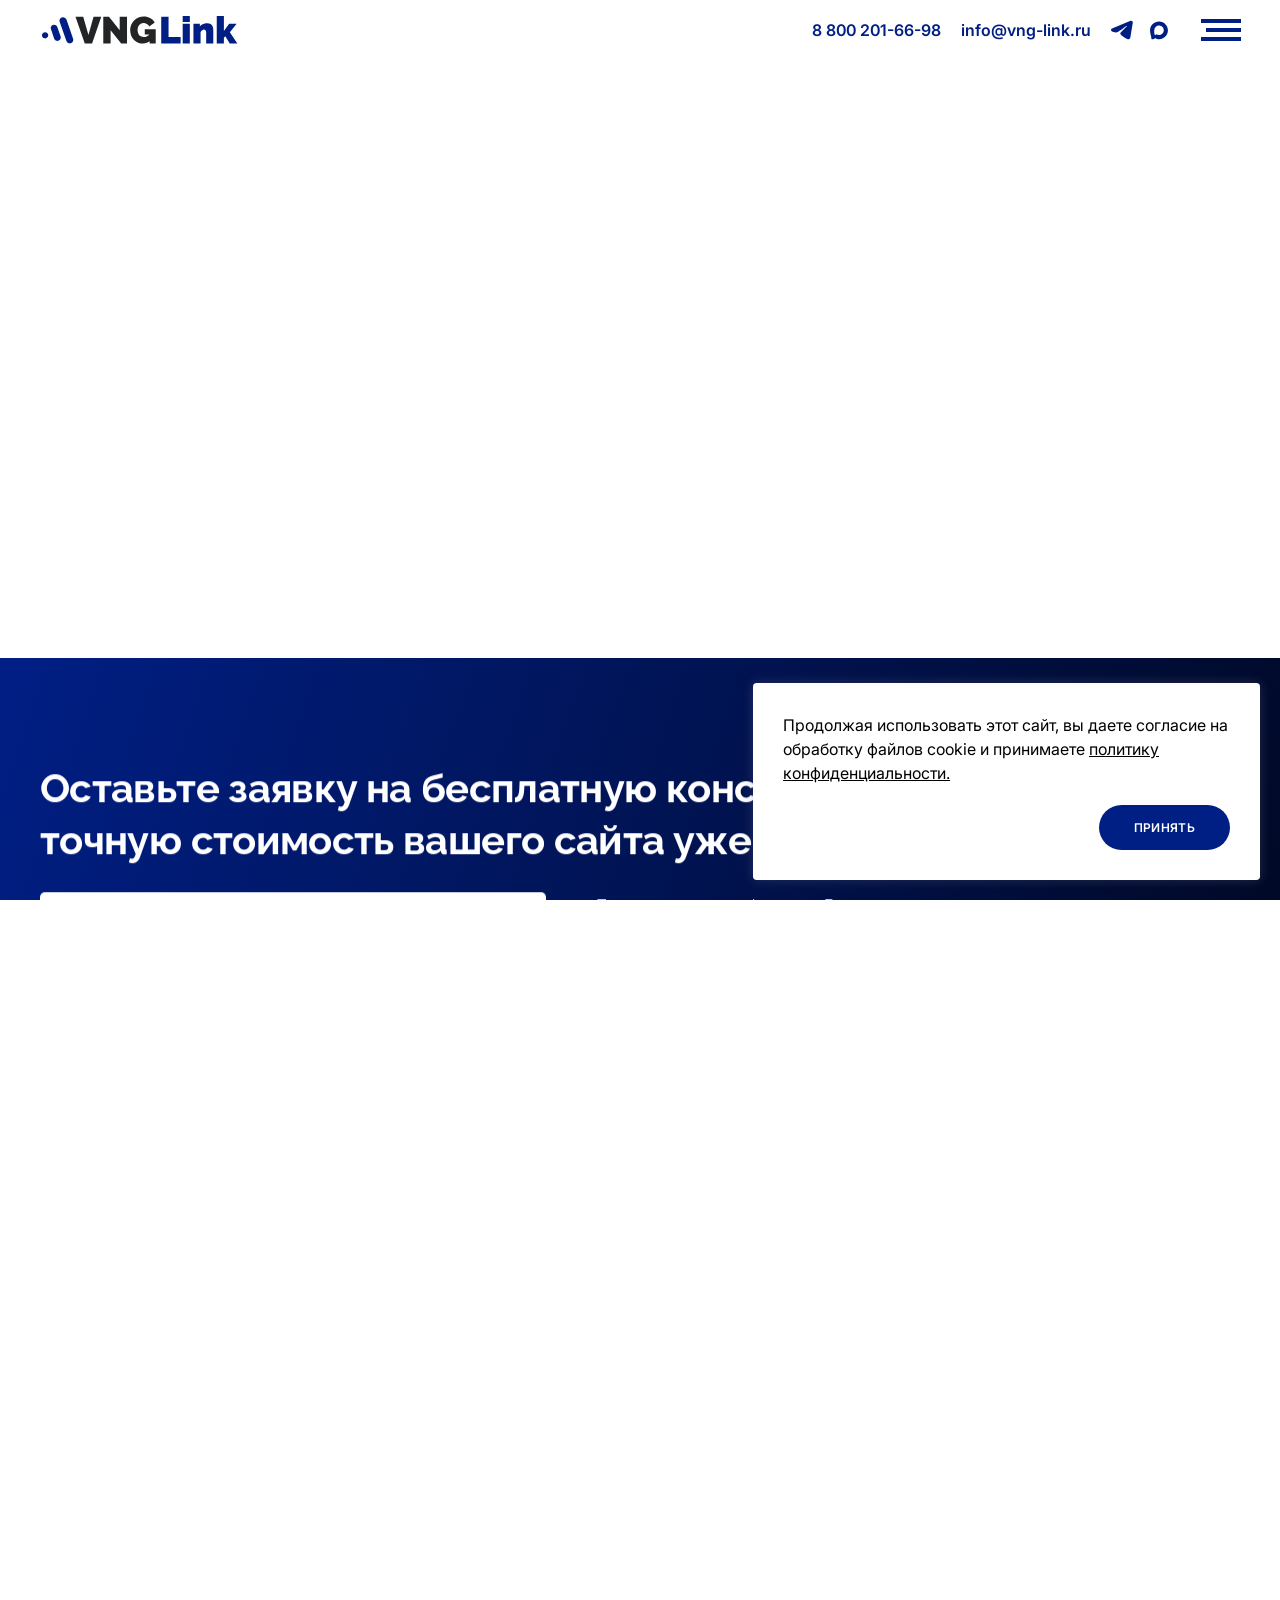
<file: contacts-page.html>
<!DOCTYPE html>
<html lang="ru">
  <head>
    <title>Контакты</title>
    <meta charset="utf-8">
    <meta name="viewport" content="width=device-width, initial-scale=1.0">
    <meta http-equiv="X-UA-Compatible" content="ie=edge">
    <meta name="description" content="Global">
    <meta name="theme-color" content="#E2E4F0">
    <meta name="robots" content="noindex, nofollow">
    <meta property="og:title" content="Заголовок">
    <meta property="og:image" content="https://test.ru/img/open-graph.png">
    <meta property="og:type" content="website">
    <meta property="og:url" content="https://test.ru/">
    <meta property="og:description" content="Описание">
    <meta property="og:image:width" content="1200">
    <meta property="og:image:height" content="630">
    <link rel="preload" href="fonts/Inter-Light.woff2" as="font" crossorigin="anonymous">
    <link rel="preload" href="fonts/Inter-Regular.woff2" as="font" crossorigin="anonymous">
    <link rel="preload" href="fonts/Inter-Medium.woff2" as="font" crossorigin="anonymous">
    <link rel="preload" href="fonts/Inter-SemiBold.woff2" as="font" crossorigin="anonymous">
    <link rel="preload" href="fonts/Inter-Bold.woff2" as="font" crossorigin="anonymous">
    <link rel="preload" href="fonts/Raleway-Light.woff2" as="font" crossorigin="anonymous">
    <link rel="preload" href="fonts/Raleway-Regular.woff2" as="font" crossorigin="anonymous">
    <link rel="preload" href="fonts/Raleway-Medium.woff2" as="font" crossorigin="anonymous">
    <link rel="preload" href="fonts/Raleway-SemiBold.woff2" as="font" crossorigin="anonymous">
    <link rel="preload" href="fonts/Raleway-Bold.woff2" as="font" crossorigin="anonymous">
    <link rel="preload" href="fonts/Raleway-ExtraBold.woff2" as="font" crossorigin="anonymous">
    <link rel="stylesheet" href="css/style.min.css?v=2">
  </head>
  <body>
    <div class="visually-hidden"><svg xmlns="http://www.w3.org/2000/svg" xmlns:xlink="http://www.w3.org/1999/xlink"><defs>
<clipPath id="clip0_2906_142">
<rect width="14" height="22" fill="currentColor"/>
</clipPath>

<clipPath id="clip0_2906_109">
<rect width="353" height="60" fill="currentColor"/>
</clipPath>
</defs><symbol id="icon-arrow-down" viewBox="0 0 14 21"><g fill="none">
<path d="M6.70703 0.5V19.7M6.70703 19.7L12.707 13.7923M6.70703 19.7L0.707031 13.7923" stroke="currentColor" stroke-linecap="square"/>
</g></symbol><symbol id="icon-arrow-up" viewBox="0 0 14 22"><g fill="none">
<g clip-path="url(#clip0_2906_142)">
<path d="M7 20.5994V1.39941M7 1.39941L13 7.3071M7 1.39941L1 7.3071" stroke="currentColor" stroke-linecap="square"/>
</g>

</g></symbol><symbol id="icon-arrow" viewBox="0 0 20 20"><g fill="none">
<path d="M19.1737 15.1894L19.1344 0.0494402L3.99446 0.0101551C3.83672 -0.0112012 3.67624 0.00158264 3.52388 0.0476399C3.37151 0.0936979 3.23082 0.171957 3.11133 0.277115C2.99184 0.382273 2.89633 0.511877 2.83129 0.657153C2.76624 0.80243 2.73316 0.959986 2.7343 1.11916C2.73544 1.27833 2.77076 1.4354 2.83788 1.57973C2.90499 1.72406 3.00234 1.85229 3.12332 1.95573C3.2443 2.05917 3.38609 2.13541 3.5391 2.17928C3.69211 2.22316 3.85276 2.23365 4.01017 2.21004L15.3553 2.25719L0.325362 17.2871C0.116988 17.4955 -7.48997e-05 17.7781 -7.48997e-05 18.0728C-7.48997e-05 18.3675 0.116988 18.6501 0.325362 18.8585C0.533736 19.0669 0.816352 19.1839 1.11104 19.1839C1.40572 19.1839 1.68834 19.0669 1.89671 18.8585L16.9267 3.82853L16.9738 15.1737C16.9748 15.4685 17.093 15.7509 17.3022 15.9586C17.5114 16.1664 17.7946 16.2825 18.0895 16.2815C18.3843 16.2804 18.6667 16.1623 18.8744 15.9531C19.0822 15.7438 19.1983 15.4607 19.1973 15.1658L19.1737 15.1894Z" fill="currentColor"/>
</g></symbol><symbol id="icon-check-circle" viewBox="0 0 48 48"><g fill="none">
<path d="M19.1517 2.52927C23.7791 1.4838 28.6211 1.96173 32.9544 3.89256C33.9632 4.34215 34.4166 5.52527 33.9671 6.53416C33.5175 7.54269 32.3352 7.99607 31.3265 7.54685C27.781 5.96709 23.8196 5.57529 20.0335 6.43064C16.2476 7.28602 12.8396 9.34257 10.3177 12.2929C7.79583 15.2435 6.29483 18.9306 6.03938 22.8037C5.78399 26.6767 6.7872 30.5289 8.89973 33.7851C11.0123 37.0413 14.1211 39.5278 17.762 40.873C21.4029 42.2181 25.3817 42.3504 29.1038 41.25C32.826 40.1494 36.0932 37.8744 38.4173 34.7656C40.741 31.6572 41.9978 27.8809 42.0003 24V22.1601C42.0003 21.0556 42.8958 20.1601 44.0003 20.1601C45.1048 20.1602 46.0003 21.0556 46.0003 22.1601V24.001C45.9976 28.745 44.4609 33.3614 41.6204 37.1611C38.7799 40.9606 34.7869 43.7408 30.2376 45.0859C25.6884 46.4308 20.8262 46.2689 16.3763 44.625C11.9263 42.9809 8.12639 39.9426 5.54427 35.9629C2.96218 31.9831 1.73608 27.2748 2.04817 22.541C2.36032 17.8071 4.19433 13.3007 7.27669 9.69431C10.359 6.08814 14.5244 3.57481 19.1517 2.52927Z" fill="currentColor"/>
<path d="M42.5853 6.58689C43.3659 5.80563 44.632 5.80458 45.4134 6.58494C46.1946 7.36549 46.1956 8.63162 45.4154 9.41306L25.4154 29.4336C25.0405 29.8088 24.5317 30.0192 24.0013 30.0195C23.4708 30.0196 22.9614 29.8095 22.5863 29.4345L16.5863 23.4345C15.8052 22.6535 15.8052 21.3865 16.5863 20.6054C17.3673 19.8248 18.6334 19.8247 19.4144 20.6054L23.9993 25.1904L42.5853 6.58689Z" fill="currentColor"/>
</g></symbol><symbol id="icon-check" viewBox="0 0 13 9"><g fill="none">
<path d="M1 3.5L5 7.5L11.5 1" stroke="#041A67" stroke-width="2" stroke-linecap="round"/>
</g></symbol><symbol id="icon-close-bold" viewBox="0 0 32 32"><g fill="none">
<path d="M31.1123 2.82812L18.3848 15.5557L31.1133 28.2842L28.2842 31.1123L15.5557 18.3838L2.82812 31.1123L0 28.2842L12.7275 15.5557L0 2.82812L2.8291 0L15.5566 12.7275L28.2842 0L31.1123 2.82812Z" fill="currentColor"/>
</g></symbol><symbol id="icon-close" viewBox="0 0 30 29"><g fill="none">
<path d="M29.1006 1.41406L15.8281 14.6865L28.6865 27.5449L27.2715 28.959L14.4131 16.1006L1.82812 28.6865L0.414062 27.2725L12.999 14.6865L0 1.68652L1.41406 0.272461L14.4141 13.2725L27.6865 0L29.1006 1.41406Z" fill="currentColor"/>
</g></symbol><symbol id="icon-expand" viewBox="0 0 10 6"><g fill="none">
<path d="M0.5 0.5L5 5L9.5 0.5" stroke="currentColor" stroke-linecap="round" stroke-linejoin="round"/>
</g></symbol><symbol id="icon-hamburger" viewBox="0 0 40 40"><g fill="none">
<rect y="28" width="40" height="4" fill="currentColor"/>
<rect x="5" y="18" width="35" height="4" fill="currentColor"/>
<rect y="8" width="40" height="4" fill="currentColor"/>
</g></symbol><symbol id="icon-logo-footer" viewBox="0 0 353 60"><g fill="none">
<g clip-path="url(#clip0_2906_109)">
<path d="M180.307 49.1965C177.228 49.1965 174.283 48.6611 171.471 47.5901C168.705 46.4746 166.251 44.8681 164.109 42.7709C161.967 40.629 160.271 38.0632 159.022 35.0734C157.817 32.0391 157.214 28.5808 157.214 24.6986C157.214 21.3519 157.839 18.2506 159.089 15.3948C160.338 12.5389 162.056 10.04 164.242 7.89813C166.474 5.71161 169.062 4.01595 172.007 2.81113C174.952 1.60631 178.143 1.00391 181.578 1.00391C185.862 1.00391 189.744 1.94098 193.225 3.81514C196.706 5.64468 199.294 8.16587 200.989 11.3787L191.284 18.8084C190.347 16.9342 188.941 15.4394 187.067 14.3238C185.193 13.1636 183.207 12.5835 181.11 12.5835C179.548 12.5835 178.12 12.8959 176.826 13.5206C175.532 14.1453 174.394 15.0155 173.412 16.131C172.475 17.2466 171.739 18.5853 171.204 20.1471C170.713 21.6643 170.467 23.3376 170.467 25.1672C170.467 27.0413 170.735 28.737 171.271 30.2542C171.806 31.7713 172.542 33.0877 173.479 34.2033C174.461 35.2742 175.621 36.1221 176.96 36.7468C178.299 37.3269 179.794 37.6169 181.445 37.6169C183.542 37.6169 185.55 37.1038 187.469 36.0774C189.388 35.0065 191.128 33.5116 192.69 31.5928V44.3103C189.12 47.5678 184.992 49.1965 180.307 49.1965ZM192.02 32.9315H183.252V23.5607H202.797V48.8619H192.02V32.9315Z" fill="currentColor"/>
<path d="M122.348 25.5011V48.8612H109.296V1.33789H119.47L138.546 25.5011V1.33789H151.598V48.8612H141.224L122.348 25.5011Z" fill="currentColor"/>
<path d="M73.4936 1.33789L82.7975 33.801L91.9675 1.33789H105.689L89.2901 48.8612H76.3048L59.7051 1.33789H73.4936Z" fill="currentColor"/>
<path d="M33.0975 36.1192C34.7198 40.6827 30.7631 45.2765 26.079 44.2681C23.9701 43.814 22.2536 42.2677 21.5623 40.1993L15.9324 23.3525C15.2548 21.3248 15.6917 19.0852 17.0798 17.471C20.0577 14.008 25.6138 15.064 27.1496 19.385L33.0975 36.1192Z" fill="currentColor"/>
<path d="M55.4292 40.5533C57.0163 45.1649 52.958 49.7419 48.1808 48.7283C46.0336 48.2724 44.2799 46.7308 43.5556 44.6617L31.5936 10.488C30.8243 8.29029 31.3174 5.84853 32.8799 4.1203C36.1355 0.519021 42.0674 1.72964 43.6463 6.31757L55.4292 40.5533Z" fill="currentColor"/>
<path d="M10.8765 32.6472C12.2004 36.7284 8.613 40.713 4.41813 39.8209C0.223295 38.9291 -1.43397 33.8289 1.43465 30.6396C4.30482 27.4485 9.5518 28.5643 10.8765 32.6472Z" fill="currentColor"/>
<path d="M334.847 48.862L326.882 36.0106L324.338 38.8218V48.862H311.621V0H324.338V26.7068L333.709 13.6546H347.096L334.981 29.0494L348.301 48.862H334.847Z" fill="currentColor"/>
<path d="M305.458 48.8626H292.74V29.05C292.74 27.3098 292.338 26.0603 291.535 25.3017C290.777 24.4985 289.884 24.0969 288.858 24.0969C288.144 24.0969 287.385 24.32 286.582 24.7663C285.779 25.1679 285.043 25.748 284.373 26.5066C283.704 27.2651 283.168 28.1353 282.767 29.117V48.8626H270.049V13.6552H281.495V18.876C282.343 17.582 283.414 16.511 284.708 15.6632C286.002 14.7707 287.497 14.1014 289.193 13.6552C290.888 13.209 292.74 12.9858 294.748 12.9858C297.158 12.9858 299.077 13.4098 300.504 14.2576C301.932 15.1054 303.003 16.1987 303.717 17.5374C304.431 18.876 304.9 20.2817 305.123 21.7542C305.346 23.1822 305.458 24.4985 305.458 25.7033V48.8626Z" fill="currentColor"/>
<path d="M250.896 48.862V13.6546H263.614V48.862H250.896ZM250.896 10.7095V0H263.614V10.7095H250.896Z" fill="currentColor"/>
<path d="M212.613 48.8617V1.33838H225.665V37.4829H247.218V48.8617H212.613Z" fill="currentColor"/>
</g>

</g></symbol><symbol id="icon-mail" viewBox="0 0 30 30"><g fill="none">
<g clip-path="url(#clip0_3882_6551)">
<rect x="2" y="5" width="26" height="20" rx="4" fill="CurrentColor"/>
<path d="M0 8L12.6345 17.2653C14.0425 18.2978 15.9575 18.2978 17.3655 17.2653L30 8" stroke="white" stroke-width="2"/>
</g>
</g></symbol><symbol id="icon-max" viewBox="0 0 32 32"><g fill="none">
<path d="M16.2109 3.5C23.3814 3.5 29 9.34271 29 16.5381C29.0239 23.622 23.3326 29.388 16.2793 29.4258C13.7278 29.4258 12.5416 29.0521 10.4805 27.5557C9.17641 29.2389 5.04946 30.554 4.86914 28.3037C4.86914 26.614 4.49638 25.1857 4.07422 23.627C3.57136 21.7065 3 19.5676 3 16.4688C3.00021 9.06784 9.04685 3.50006 16.2109 3.5ZM16.3662 9.50977C12.671 9.31884 9.7912 11.8822 9.15332 15.9014C8.62733 19.2287 9.56086 23.2807 10.3564 23.4922C10.7377 23.5844 11.6975 22.8076 12.2959 22.208C13.2853 22.893 14.438 23.3041 15.6367 23.4004C19.4656 23.5849 22.7368 20.6637 22.9941 16.8311C23.1438 12.99 20.1958 9.73641 16.3662 9.5166V9.50977Z" fill="currentColor"/>
</g></symbol><symbol id="icon-telegram" viewBox="0 0 27 23"><g fill="none">
<path fill-rule="evenodd" clip-rule="evenodd" d="M24.0234 0.160034C25.4739 -0.450723 27.029 0.775846 26.7728 2.32877L23.7476 20.671C23.4559 22.4396 21.5135 23.4544 19.8909 22.5731C18.5332 21.8356 16.5188 20.7005 14.7034 19.5142C13.7968 18.9219 11.021 17.0224 11.3622 15.6703C11.6539 14.5142 16.3204 10.1702 18.9871 7.58691C20.0346 6.57213 19.5575 5.98596 18.3204 6.92027C15.2516 9.23801 10.3247 12.7619 8.69546 13.7536C7.2579 14.6285 6.50738 14.7779 5.61212 14.6285C3.97727 14.3561 2.46158 13.9343 1.22414 13.4214C-0.448346 12.728 -0.366878 10.4295 1.22301 9.76027L24.0234 0.160034Z" fill="currentColor"/>
</g></symbol><symbol id="logo" viewBox="0 0 238 34"><g fill="none">
<path d="M122.78 33.5007C120.684 33.5007 118.678 33.1361 116.764 32.4068C114.88 31.6472 113.209 30.5533 111.75 29.1251C110.292 27.6666 109.137 25.9194 108.286 23.8835C107.466 21.8172 107.056 19.4623 107.056 16.8187C107.056 14.5398 107.481 12.4279 108.332 10.4832C109.183 8.5385 110.353 6.83688 111.841 5.37834C113.361 3.88942 115.123 2.73475 117.129 1.91432C119.134 1.0939 121.307 0.683685 123.646 0.683685C126.564 0.683685 129.207 1.32179 131.577 2.59801C133.947 3.84384 135.71 5.56066 136.864 7.74846L130.255 12.8077C129.617 11.5315 128.66 10.5136 127.384 9.75394C126.108 8.9639 124.756 8.56888 123.327 8.56888C122.264 8.56888 121.292 8.78159 120.41 9.207C119.529 9.6324 118.754 10.2249 118.086 10.9846C117.448 11.7442 116.946 12.6558 116.582 13.7193C116.247 14.7525 116.08 15.8919 116.08 17.1378C116.08 18.414 116.263 19.5687 116.627 20.6018C116.992 21.6349 117.493 22.5313 118.131 23.291C118.8 24.0202 119.59 24.5976 120.502 25.023C121.413 25.418 122.431 25.6155 123.555 25.6155C124.983 25.6155 126.351 25.2661 127.657 24.5672C128.964 23.8379 130.149 22.82 131.213 21.5134V30.1734C128.782 32.3916 125.971 33.5007 122.78 33.5007ZM130.757 22.425H124.786V16.0439H138.095V33.2728H130.757V22.425Z" fill="#232426"/>
<path d="M83.3132 17.3657V33.2728H74.4253V0.911575H81.3533L94.3434 17.3657V0.911575H103.231V33.2728H96.1666L83.3132 17.3657Z" fill="#232426"/>
<path d="M50.0461 0.911575L56.3816 23.0175L62.6259 0.911575H71.9696L60.8027 33.2728H51.9604L40.6567 0.911575H50.0461Z" fill="#232426"/>
<path d="M22.5375 24.5954C23.6422 27.703 20.9479 30.8311 17.7583 30.1444C16.3222 29.8352 15.1533 28.7822 14.6826 27.3738L10.8489 15.9018C10.3875 14.5211 10.685 12.996 11.6302 11.8968C13.658 9.53865 17.4415 10.2578 18.4873 13.2002L22.5375 24.5954Z" fill="#001F85"/>
<path d="M37.7447 27.6151C38.8255 30.7553 36.0619 33.8721 32.8089 33.1819C31.3467 32.8714 30.1526 31.8216 29.6594 30.4127L21.5138 7.14197C20.9899 5.64541 21.3257 3.98268 22.3897 2.80583C24.6066 0.353521 28.646 1.1779 29.7211 4.30207L37.7447 27.6151Z" fill="#001F85"/>
<path d="M7.40636 22.2305C8.30791 25.0096 5.86505 27.723 3.00854 27.1155C0.152053 26.5082 -0.976466 23.0352 0.976927 20.8634C2.93138 18.6905 6.50433 19.4502 7.40636 22.2305Z" fill="#001F85"/>
<path d="M228.015 33.2728L222.591 24.5216L220.859 26.4359V33.2728H212.199V0H220.859V18.1861L227.24 9.29815H236.356L228.106 19.7814L237.177 33.2728H228.015Z" fill="#001F85"/>
<path d="M208.002 33.2728H199.342V19.7814C199.342 18.5963 199.068 17.7455 198.522 17.2289C198.005 16.682 197.397 16.4085 196.698 16.4085C196.212 16.4085 195.696 16.5604 195.149 16.8643C194.602 17.1378 194.1 17.5328 193.645 18.0493C193.189 18.5659 192.824 19.1584 192.551 19.8269V33.2728H183.891V9.29814H191.685V12.8533C192.262 11.9721 192.991 11.2428 193.872 10.6655C194.754 10.0578 195.772 9.602 196.926 9.29814C198.081 8.99428 199.342 8.84235 200.709 8.84235C202.35 8.84235 203.657 9.13101 204.629 9.70835C205.602 10.2857 206.331 11.0301 206.817 11.9417C207.303 12.8533 207.622 13.8105 207.774 14.8132C207.926 15.7856 208.002 16.682 208.002 17.5024V33.2728Z" fill="#001F85"/>
<path d="M170.849 33.2728V9.29815H179.509V33.2728H170.849ZM170.849 7.29267V0H179.509V7.29267H170.849Z" fill="#001F85"/>
<path d="M144.779 33.2728V0.911575H153.667V25.5243H168.344V33.2728H144.779Z" fill="#001F85"/>
</g></symbol></svg>
    </div>
    <div class="wrapper">
      <header class="header" data-header data-fix-block>
        <div class="container">
          <div class="header__wrapper"><a class="header__logo" href="index.html" aria-label="Переход на главную">
              <svg width="237" height="33" aria-hidden="true">
                <use xlink:href="#logo"></use>
              </svg></a>
            <button class="btn btn--blue header__btn-request" type="button" data-open-modal="modal-offer">запросить кп
            </button>
            <div class="header__contacts"> <a class="header__link header__phone" href="tel:88002016698">8 800 201-66-98</a><a class="header__link header__email" href="mailto:info@vng-link.ru">info@vng-link.ru</a><a class="header__link header__social" href="telegram.com">
                <svg width="20" height="20" aria-hidden="true">
                  <use xlink:href="#icon-telegram"></use>
                </svg></a><a class="header__link header__social" href="max.ru">
                <svg width="20" height="20" aria-hidden="true">
                  <use xlink:href="#icon-max"></use>
                </svg></a></div>
            <nav class="header__nav">
              <div class="container">
                <ul class="header__nav-list">
                  <li class="header__nav-item">
                    <button class="header__nav-button" data-show-dropdown><span class="header__nav-button-text">Услуги</span><span class="header__nav-button-icon"> 
                        <svg width="10" height="5" aria-hidden="true">
                          <use xlink:href="#icon-expand"></use>
                        </svg></span></button>
                    <div class="header__nav-panel"> 
                      <ul class="header__nav-dropdown">
                        <li class="header__nav-dropdown-item"><a class="header__nav-link" href="#">Разработка сайтов</a></li>
                        <li class="header__nav-dropdown-item"><a class="header__nav-link" href="#">Сайты для производственных компаний</a></li>
                        <li class="header__nav-dropdown-item"><a class="header__nav-link" href="#">Разработка корпоративных сайтов</a></li>
                      </ul>
                    </div>
                  </li>
                  <li class="header__nav-item">
                    <button class="header__nav-button" data-show-dropdown><span class="header__nav-button-text">О нас</span><span class="header__nav-button-icon"> 
                        <svg width="10" height="5" aria-hidden="true">
                          <use xlink:href="#icon-expand"></use>
                        </svg></span></button>
                    <div class="header__nav-panel"> 
                      <ul class="header__nav-dropdown">
                        <li class="header__nav-dropdown-item"><a class="header__nav-link" href="#">О студии</a></li>
                        <li class="header__nav-dropdown-item"><a class="header__nav-link" href="#">Рейтинг рунета</a></li>
                      </ul>
                    </div>
                  </li>
                  <li class="header__nav-item"><a class="header__nav-link" href="#">Проекты</a></li>
                  <li class="header__nav-item"><a class="header__nav-link" href="#">Цены</a></li>
                  <li class="header__nav-item"><a class="header__nav-link" href="#">Контакты</a></li>
                </ul>
              </div>
            </nav>
            <button class="btn-reset header__burger" type="button" data-toggle-menu>
              <div class="burger"><span class="burger__span"></span></div>
            </button>
          </div>
        </div>
      </header>
      <div data-smooth-wrapper>
        <div data-smooth-content>
          <section class="contacts">
            <div class="container"> 
              <h2 class="contacts__title">Контакты</h2>
              <div class="contacts__top">
                <div class="contacts__socials socials"><a class="socials__link" href="telegram.com">
                    <svg width="20" height="20" aria-hidden="true">
                      <use xlink:href="#icon-telegram"></use>
                    </svg></a><a class="socials__link" href="max.ru">
                    <svg width="20" height="20" aria-hidden="true">
                      <use xlink:href="#icon-max"></use>
                    </svg></a><a class="contacts__email" href="mailto:info@vng-link.ru"><span class="socials__link">
                      <svg width="20" height="20" aria-hidden="true">
                        <use xlink:href="#icon-mail"></use>
                      </svg></span><span>info@vng-link.ru</span></a></div>
                <div class="contacts__wrapper">
                  <div class="contacts__card">
                    <h3 class="contacts__card-title">Адрес нашего офиса</h3>
                    <p class="contacts__card-text">198095 г.&nbsp;Санкт Петербург, ул.&nbsp;Маршала&nbsp;Говорова,&nbsp;д.&nbsp;35, БЦ&nbsp;"Пропаганда", офис&nbsp;812</p>
                  </div>
                  <div class="contacts__card">
                    <h3 class="contacts__card-title">Бесплатно для&nbsp;звонков&nbsp;из&nbsp;любых&nbsp;регионов</h3><a class="contacts__tel" href="tel:88002016698">8 800 201-66-98</a>
                  </div>
                  <div class="contacts__card">
                    <h3 class="contacts__card-title">Телефон и мессенджеры</h3><a class="contacts__tel" href="tel:+79213955143">+7(921)395-51-43</a>
                  </div>
                </div>
              </div>
              <div class="contacts__map">
                 <iframe src="https://yandex.ru/map-widget/v1/?ll=30.305216%2C59.892094&mode=search&sctx=ZAAAAAgBEAAaKAoSCY9WtaSjUD5AEQgB%2BRIq%2BE1AEhIJa5xNRwA35D8R0084u7VMyD8iBgABAgMEBSgKOABAAkgBagJydZ0BzczMPaABAKgBAL0BbqOHIcIBBdv1%2Bu0EggIZ0LHRhiDQv9GA0L7Qv9Cw0LPQsNC90LTQsIoCAJICAJoCDGRlc2t0b3AtbWFwcw%3D%3D&sll=30.305216%2C59.892094&sspn=0.078964%2C0.023764&text=%D0%B1%D1%86%20%D0%BF%D1%80%D0%BE%D0%BF%D0%B0%D0%B3%D0%B0%D0%BD%D0%B4%D0%B0&whatshere%5Bpoint%5D=30.279960%2C59.888811&whatshere%5Bzoom%5D=16&z=14"></iframe></div>
            </div>
          </section>
          <section class="feedback">
            <div class="container">
              <div class="feedback__wrapper"> 
                <h2 class="feedback__title"> Оставьте заявку на  бесплатную консультацию и узнайте точную стоимость вашего сайта уже сегодня</h2>
                <div class="feedback__inner-wrapper"> 
                  <div class="feedback__left"> 
                    <form action="#" method="post" data-validation data-feedback-form>
                      <div class="feedback-form">
                        <div class="feedback-form__wrapper">
                          <div class="custom-input" data-validation-type="text">
                            <label>
                              <input placeholder="*Ваше имя">
                            </label>
                          </div>
                          <div class="custom-input">
                            <label>
                              <input type="tel" placeholder="*Ваш телефон">
                            </label>
                          </div>
                          <div class="custom-input">
                            <label>
                              <input placeholder="*Ваш e-mail">
                            </label>
                          </div>
                          <div class="custom-textarea feedback-form__textarea">
                            <label><span class="custom-textarea__label">Укажите Ваши задачи, особенности Вашего проекта, пожелания</span>
                              <textarea></textarea>
                            </label>
                          </div>
                          <button class="btn btn--blue feedback-form__submit-btn" type="submit">Отправить
                          </button>
                          <div class="feedback-form__privacy"> 
                            <div class="custom-checkbox" data-validation-type="checkbox">
                              <label>
                                <input type="checkbox" name="privacy" checked><span class="custom-checkbox__icon">
                                  <svg width="13" height="9" aria-hidden="true">
                                    <use xlink:href="#icon-check"></use>
                                  </svg></span>
                              </label>
                            </div>
                            <p class="feedback-form__privacy-text">Нажимая на кнопку «Отправить»,  Вы соглашаетесь с<a href="#"> политикой обработки персональных данных</a></p>
                          </div>
                        </div>
                      </div>
                      <div class="errors" data-validation-errors></div>
                    </form>
                  </div>
                  <div class="feedback__right">
                    <p class="feedback__text"> После заполнения формы с Вами свяжется специалист и проконсультирует по любым вопросам, связанным с разработкой, продвиженеим и обслуживанием сайта. Мы дадим рекомендации по функционалу, подберем референсы, сориентируем по стоимости и срокам</p>
                    <div class="feedback__cubes-wrapper">
                      <div class="feedback__cube-1"><img src="img/content/cubes/cube_1.png" width="251" height="217" alt="cube">
                      </div>
                      <div class="feedback__cube-2"> <img src="img/content/cubes/cube_2.png" width="95" height="88" alt="cube">
                      </div>
                      <div class="feedback__cube-3"> <img src="img/content/cubes/cube_3.png" width="142" height="128" alt="cube">
                      </div>
                      <div class="feedback__cube-4"> <img src="img/content/cubes/cube_4.png" width="98" height="88" alt="cube">
                      </div>
                      <div class="feedback__cube-5"><img src="img/content/cubes/cube_1.png" width="384" height="331" alt="cube">
                      </div>
                    </div>
                  </div>
                </div>
              </div>
            </div>
          </section>
          <footer class="footer">
            <div class="container">
              <div class="footer__wrapper"> 
                <div class="footer__header">
                  <div class="footer__header-left"><a class="footer__logo" href="index.html" aria-label="Переход на главную">
                      <svg width="290" height="50" aria-hidden="true">
                        <use xlink:href="#icon-logo-footer"></use>
                      </svg></a>
                  </div>
                  <div class="footer__header-right"> 
                    <div class="footer__scroll-wrapper">
                      <div class="btn-icon btn-icon--transparent footer__scroll-btn" type="button" data-scroll="up">
                        <svg class="btn-icon__icon" width="14" height="22" aria-hidden="true">
                          <use xlink:href="#icon-arrow-up"></use>
                        </svg>
                      </div><span class="footer__scroll-text">наверх</span>
                    </div>
                  </div>
                </div>
                <ul class="footer__contacts-list">
                  <li class="footer__contacts-item"> 
                    <p class="footer__contacts-title">головной офис</p>
                    <p class="footer__contacts-value"> 4198095  Санкт Петербург, ул.&nbsp;Маршала Говорова, д.&nbsp;35, БЦ&nbsp;"Пропаганда", офис&nbsp;812</p>
                  </li>
                  <li class="footer__contacts-item"> 
                    <p class="footer__contacts-title"> телефон</p>
                    <p class="footer__contacts-value footer__contacts-phones"><a class="footer__contacts-link" href="tel:88002016698">8 (800) 201-66-98 </a><a class="footer__contacts-link" href="tel:79213955143">7 (921) 395-51-43</a></p>
                  </li>
                  <li class="footer__contacts-item"> 
                    <p class="footer__contacts-title"> электронная почта</p>
                    <p class="footer__contacts-value"> <a class="footer__contacts-link" href="mailto:info@vng-link.ru">info@vng-link.ru</a></p>
                  </li>
                  <li class="footer__contacts-item"> 
                    <p class="footer__contacts-title"> соцсети и мессенджеры</p>
                    <p class="footer__contacts-value"> <a class="footer__contacts-link" href="telegram.com">
                        <svg width="32" height="32" aria-hidden="true">
                          <use xlink:href="#icon-telegram"></use>
                        </svg></a><a class="footer__contacts-link" href="max.ru">
                        <svg width="32" height="32" aria-hidden="true">
                          <use xlink:href="#icon-max"></use>
                        </svg></a></p>
                  </li>
                </ul>
                <div class="footer__bottom">
                  <div class="footer__bottom-left"> <a class="footer__bottom-text footer__bottom-link" href="#">Privacy Policy</a><a class="footer__bottom-text footer__bottom-link" href="#">Terms of Service</a></div>
                  <div class="footer__bottom-right">
                    <p class="footer__bottom-text">Вся информация на сайте носит ознакомительный характер и не является публичной офертой</p>
                    <p class="footer__bottom-text">Наша студия аккредитована в ЕИС для участия в электронных торгах по 44-ФЗ и 223-ФЗ.</p>
                  </div>
                </div>
              </div>
            </div>
          </footer>
        </div>
      </div>
    </div>
    <aside class="cookie" data-cookie>
      <div class="cookie__wrapper">
        <p class="cookie__text">Продолжая использовать этот сайт, вы даете согласие на обработку файлов cookie и принимаете <a href="#"> политику конфиденциальности. </a></p>
        <button class="btn btn--blue cookie__btn" type="button" data-cookie="button">Принять
        </button>
      </div>
    </aside>
    <div class="modal" data-modal="modal-success">
      <div class="modal__wrapper">
        <div class="modal__overlay" data-close-modal></div>
        <div class="modal__content">
          <div class="modal-success"> 
            <div class="modal-success__wrapper">
              <div class="modal-success__icon"> 
                <svg width="48" height="48" aria-hidden="true">
                  <use xlink:href="#icon-check-circle"></use>
                </svg>
              </div>
              <h2 class="modal-success__title">Заявка успешно отправлена</h2>
              <p class="modal-success__text">В ближайшее время мы с вами свяжемся</p>
            </div>
          </div>
          <button class="btn-reset modal__close-button" type="button" arial-label="Закрыть попап" data-close-modal>
            <svg width="31" height="31" aria-hidden="true">
              <use xlink:href="#icon-close-bold"></use>
            </svg>
          </button>
        </div>
      </div>
    </div>
    <div class="modal" data-modal="modal-calculation">
      <div class="modal__wrapper">
        <div class="modal__overlay" data-close-modal></div>
        <div class="modal__content">
          <div class="modal-calculation">
            <div class="modal-calculation__wrapper"> 
              <h2 class="modal-calculation__title">Оставить заявку на расчет стоимости</h2>
              <form action="#" method="post" data-validation data-feedback-form>
                <div class="feedback-form feedback-form--modal">
                  <div class="feedback-form__wrapper">
                    <div class="custom-input" data-validation-type="text">
                      <label>
                        <input placeholder="*Ваше имя">
                      </label>
                    </div>
                    <div class="custom-input">
                      <label>
                        <input type="tel" placeholder="*Ваш телефон">
                      </label>
                    </div>
                    <div class="custom-input">
                      <label>
                        <input placeholder="*Ваш e-mail">
                      </label>
                    </div>
                    <div class="custom-textarea feedback-form__textarea">
                      <label><span class="custom-textarea__label">Укажите Ваши задачи, особенности Вашего проекта, пожелания</span>
                        <textarea></textarea>
                      </label>
                    </div>
                    <button class="btn btn--blue feedback-form__submit-btn" type="submit">Отправить
                    </button>
                    <div class="feedback-form__privacy"> 
                      <div class="custom-checkbox" data-validation-type="checkbox">
                        <label>
                          <input type="checkbox" name="privacy" checked><span class="custom-checkbox__icon">
                            <svg width="13" height="9" aria-hidden="true">
                              <use xlink:href="#icon-check"></use>
                            </svg></span>
                        </label>
                      </div>
                      <p class="feedback-form__privacy-text">Нажимая на кнопку «Отправить»,  Вы соглашаетесь с<a href="#"> политикой обработки персональных данных</a></p>
                    </div>
                  </div>
                </div>
                <div class="errors" data-validation-errors></div>
              </form>
            </div>
          </div>
          <button class="btn-reset modal__close-button" type="button" arial-label="Закрыть попап" data-close-modal>
            <svg width="31" height="31" aria-hidden="true">
              <use xlink:href="#icon-close-bold"></use>
            </svg>
          </button>
        </div>
      </div>
    </div>
    <div class="modal" data-modal="modal-consultation">
      <div class="modal__wrapper">
        <div class="modal__overlay" data-close-modal></div>
        <div class="modal__content">
          <div class="modal-consultation"> 
            <div class="modal-consultation__wrapper"> 
              <h2 class="modal-consultation__title"> Оставить заявку на консультацию</h2>
              <form action="#" method="post" data-validation data-feedback-form>
                <div class="feedback-form feedback-form--modal feedback-form__consultation">
                  <div class="feedback-form__wrapper">
                    <div class="custom-input" data-validation-type="text">
                      <label>
                        <input placeholder="*Ваше имя">
                      </label>
                    </div>
                    <div class="custom-input">
                      <label>
                        <input type="tel" placeholder="*Ваш телефон">
                      </label>
                    </div>
                    <div class="custom-input">
                      <label>
                        <input placeholder="*Ваш e-mail">
                      </label>
                    </div>
                    <div class="custom-textarea feedback-form__textarea">
                      <label><span class="custom-textarea__label">Укажите Ваши задачи, особенности Вашего проекта, пожелания</span>
                        <textarea></textarea>
                      </label>
                    </div>
                    <button class="btn btn--blue feedback-form__submit-btn" type="submit">Отправить
                    </button>
                    <div class="feedback-form__privacy"> 
                      <div class="custom-checkbox" data-validation-type="checkbox">
                        <label>
                          <input type="checkbox" name="privacy" checked><span class="custom-checkbox__icon">
                            <svg width="13" height="9" aria-hidden="true">
                              <use xlink:href="#icon-check"></use>
                            </svg></span>
                        </label>
                      </div>
                      <p class="feedback-form__privacy-text">Нажимая на кнопку «Отправить»,  Вы соглашаетесь с<a href="#"> политикой обработки персональных данных</a></p>
                    </div>
                  </div>
                </div>
                <div class="errors" data-validation-errors></div>
              </form>
            </div>
          </div>
          <button class="btn-reset modal__close-button" type="button" arial-label="Закрыть попап" data-close-modal>
            <svg width="31" height="31" aria-hidden="true">
              <use xlink:href="#icon-close-bold"></use>
            </svg>
          </button>
        </div>
      </div>
    </div>
    <div class="modal" data-modal="modal-offer">
      <div class="modal__wrapper">
        <div class="modal__overlay" data-close-modal></div>
        <div class="modal__content">
          <div class="modal-offer"> 
            <div class="modal-offer__wrapper"> 
              <h2 class="modal-offer__title">Оставить заявку на коммерческое предложение</h2>
              <form action="#" method="post" data-validation data-feedback-form>
                <div class="feedback-form feedback-form--modal">
                  <div class="feedback-form__wrapper">
                    <div class="custom-input" data-validation-type="text">
                      <label>
                        <input placeholder="*Ваше имя">
                      </label>
                    </div>
                    <div class="custom-input">
                      <label>
                        <input type="tel" placeholder="*Ваш телефон">
                      </label>
                    </div>
                    <div class="custom-input">
                      <label>
                        <input placeholder="*Ваш e-mail">
                      </label>
                    </div>
                    <div class="custom-textarea feedback-form__textarea">
                      <label><span class="custom-textarea__label">Укажите Ваши задачи, особенности Вашего проекта, пожелания</span>
                        <textarea></textarea>
                      </label>
                    </div>
                    <button class="btn btn--blue feedback-form__submit-btn" type="submit">Отправить
                    </button>
                    <div class="feedback-form__privacy"> 
                      <div class="custom-checkbox" data-validation-type="checkbox">
                        <label>
                          <input type="checkbox" name="privacy" checked><span class="custom-checkbox__icon">
                            <svg width="13" height="9" aria-hidden="true">
                              <use xlink:href="#icon-check"></use>
                            </svg></span>
                        </label>
                      </div>
                      <p class="feedback-form__privacy-text">Нажимая на кнопку «Отправить»,  Вы соглашаетесь с<a href="#"> политикой обработки персональных данных</a></p>
                    </div>
                  </div>
                </div>
                <div class="errors" data-validation-errors></div>
              </form>
            </div>
          </div>
          <button class="btn-reset modal__close-button" type="button" arial-label="Закрыть попап" data-close-modal>
            <svg width="31" height="31" aria-hidden="true">
              <use xlink:href="#icon-close-bold"></use>
            </svg>
          </button>
        </div>
      </div>
    </div>
    <script src="js/main.min.js"></script>
    <script src="js/vendor.min.js"></script>
  </body>
</html>
</file>
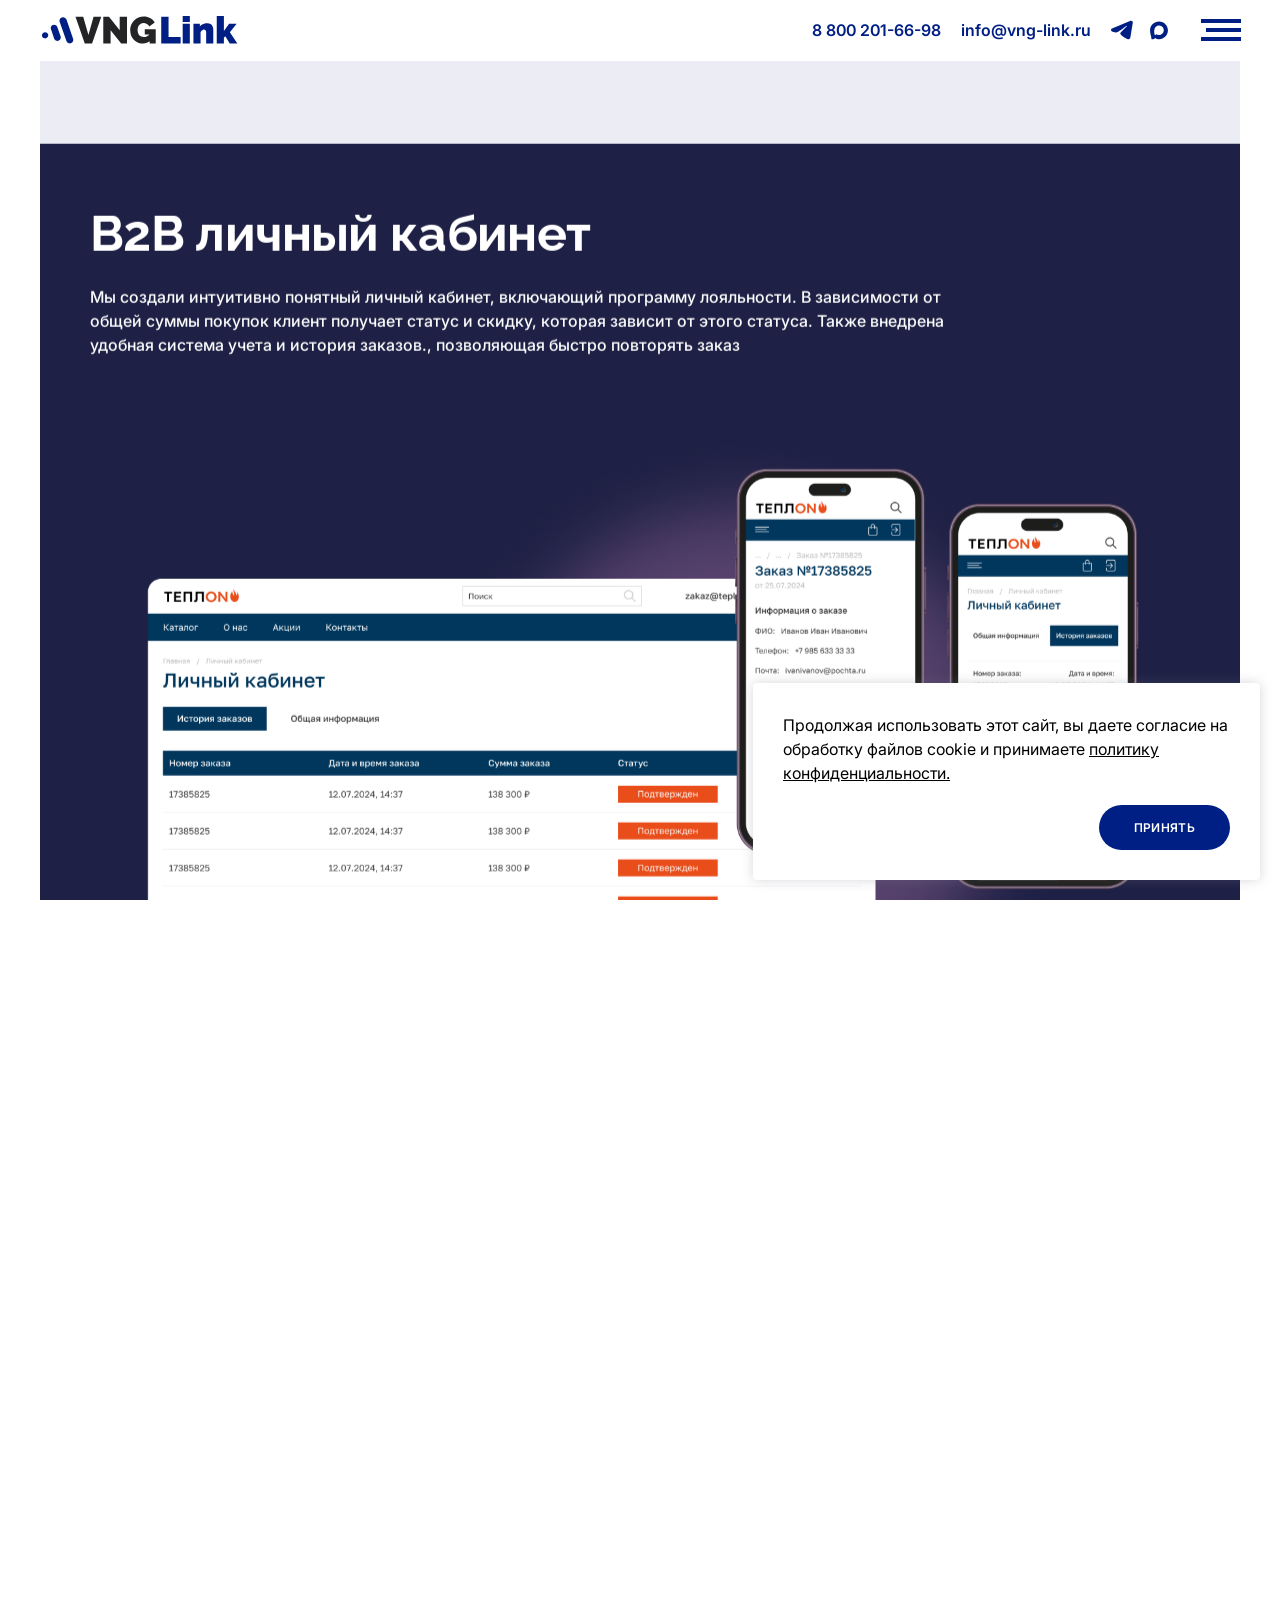
<file: project-page.html>
<!DOCTYPE html>
<html lang="ru">
  <head>
    <title>Интернет-магазин котельного оборудования на 1С-Битрикс с программой лояльности для B2B сегмента</title>
    <meta charset="utf-8">
    <meta name="viewport" content="width=device-width, initial-scale=1.0">
    <meta http-equiv="X-UA-Compatible" content="ie=edge">
    <meta name="description" content="Global">
    <meta name="theme-color" content="#E2E4F0">
    <meta name="robots" content="noindex, nofollow">
    <meta property="og:title" content="Заголовок">
    <meta property="og:image" content="https://test.ru/img/open-graph.png">
    <meta property="og:type" content="website">
    <meta property="og:url" content="https://test.ru/">
    <meta property="og:description" content="Описание">
    <meta property="og:image:width" content="1200">
    <meta property="og:image:height" content="630">
    <link rel="preload" href="fonts/Inter-Light.woff2" as="font" crossorigin="anonymous">
    <link rel="preload" href="fonts/Inter-Regular.woff2" as="font" crossorigin="anonymous">
    <link rel="preload" href="fonts/Inter-Medium.woff2" as="font" crossorigin="anonymous">
    <link rel="preload" href="fonts/Inter-SemiBold.woff2" as="font" crossorigin="anonymous">
    <link rel="preload" href="fonts/Inter-Bold.woff2" as="font" crossorigin="anonymous">
    <link rel="preload" href="fonts/Raleway-Light.woff2" as="font" crossorigin="anonymous">
    <link rel="preload" href="fonts/Raleway-Regular.woff2" as="font" crossorigin="anonymous">
    <link rel="preload" href="fonts/Raleway-Medium.woff2" as="font" crossorigin="anonymous">
    <link rel="preload" href="fonts/Raleway-SemiBold.woff2" as="font" crossorigin="anonymous">
    <link rel="preload" href="fonts/Raleway-Bold.woff2" as="font" crossorigin="anonymous">
    <link rel="preload" href="fonts/Raleway-ExtraBold.woff2" as="font" crossorigin="anonymous">
    <link rel="stylesheet" href="css/style.min.css?v=2">
  </head>
  <body>
    <div class="visually-hidden"><svg xmlns="http://www.w3.org/2000/svg" xmlns:xlink="http://www.w3.org/1999/xlink"><defs>
<clipPath id="clip0_2906_142">
<rect width="14" height="22" fill="currentColor"/>
</clipPath>

<clipPath id="clip0_2906_109">
<rect width="353" height="60" fill="currentColor"/>
</clipPath>
</defs><symbol id="icon-arrow-down" viewBox="0 0 14 21"><g fill="none">
<path d="M6.70703 0.5V19.7M6.70703 19.7L12.707 13.7923M6.70703 19.7L0.707031 13.7923" stroke="currentColor" stroke-linecap="square"/>
</g></symbol><symbol id="icon-arrow-up" viewBox="0 0 14 22"><g fill="none">
<g clip-path="url(#clip0_2906_142)">
<path d="M7 20.5994V1.39941M7 1.39941L13 7.3071M7 1.39941L1 7.3071" stroke="currentColor" stroke-linecap="square"/>
</g>

</g></symbol><symbol id="icon-arrow" viewBox="0 0 20 20"><g fill="none">
<path d="M19.1737 15.1894L19.1344 0.0494402L3.99446 0.0101551C3.83672 -0.0112012 3.67624 0.00158264 3.52388 0.0476399C3.37151 0.0936979 3.23082 0.171957 3.11133 0.277115C2.99184 0.382273 2.89633 0.511877 2.83129 0.657153C2.76624 0.80243 2.73316 0.959986 2.7343 1.11916C2.73544 1.27833 2.77076 1.4354 2.83788 1.57973C2.90499 1.72406 3.00234 1.85229 3.12332 1.95573C3.2443 2.05917 3.38609 2.13541 3.5391 2.17928C3.69211 2.22316 3.85276 2.23365 4.01017 2.21004L15.3553 2.25719L0.325362 17.2871C0.116988 17.4955 -7.48997e-05 17.7781 -7.48997e-05 18.0728C-7.48997e-05 18.3675 0.116988 18.6501 0.325362 18.8585C0.533736 19.0669 0.816352 19.1839 1.11104 19.1839C1.40572 19.1839 1.68834 19.0669 1.89671 18.8585L16.9267 3.82853L16.9738 15.1737C16.9748 15.4685 17.093 15.7509 17.3022 15.9586C17.5114 16.1664 17.7946 16.2825 18.0895 16.2815C18.3843 16.2804 18.6667 16.1623 18.8744 15.9531C19.0822 15.7438 19.1983 15.4607 19.1973 15.1658L19.1737 15.1894Z" fill="currentColor"/>
</g></symbol><symbol id="icon-check-circle" viewBox="0 0 48 48"><g fill="none">
<path d="M19.1517 2.52927C23.7791 1.4838 28.6211 1.96173 32.9544 3.89256C33.9632 4.34215 34.4166 5.52527 33.9671 6.53416C33.5175 7.54269 32.3352 7.99607 31.3265 7.54685C27.781 5.96709 23.8196 5.57529 20.0335 6.43064C16.2476 7.28602 12.8396 9.34257 10.3177 12.2929C7.79583 15.2435 6.29483 18.9306 6.03938 22.8037C5.78399 26.6767 6.7872 30.5289 8.89973 33.7851C11.0123 37.0413 14.1211 39.5278 17.762 40.873C21.4029 42.2181 25.3817 42.3504 29.1038 41.25C32.826 40.1494 36.0932 37.8744 38.4173 34.7656C40.741 31.6572 41.9978 27.8809 42.0003 24V22.1601C42.0003 21.0556 42.8958 20.1601 44.0003 20.1601C45.1048 20.1602 46.0003 21.0556 46.0003 22.1601V24.001C45.9976 28.745 44.4609 33.3614 41.6204 37.1611C38.7799 40.9606 34.7869 43.7408 30.2376 45.0859C25.6884 46.4308 20.8262 46.2689 16.3763 44.625C11.9263 42.9809 8.12639 39.9426 5.54427 35.9629C2.96218 31.9831 1.73608 27.2748 2.04817 22.541C2.36032 17.8071 4.19433 13.3007 7.27669 9.69431C10.359 6.08814 14.5244 3.57481 19.1517 2.52927Z" fill="currentColor"/>
<path d="M42.5853 6.58689C43.3659 5.80563 44.632 5.80458 45.4134 6.58494C46.1946 7.36549 46.1956 8.63162 45.4154 9.41306L25.4154 29.4336C25.0405 29.8088 24.5317 30.0192 24.0013 30.0195C23.4708 30.0196 22.9614 29.8095 22.5863 29.4345L16.5863 23.4345C15.8052 22.6535 15.8052 21.3865 16.5863 20.6054C17.3673 19.8248 18.6334 19.8247 19.4144 20.6054L23.9993 25.1904L42.5853 6.58689Z" fill="currentColor"/>
</g></symbol><symbol id="icon-check" viewBox="0 0 13 9"><g fill="none">
<path d="M1 3.5L5 7.5L11.5 1" stroke="#041A67" stroke-width="2" stroke-linecap="round"/>
</g></symbol><symbol id="icon-close-bold" viewBox="0 0 32 32"><g fill="none">
<path d="M31.1123 2.82812L18.3848 15.5557L31.1133 28.2842L28.2842 31.1123L15.5557 18.3838L2.82812 31.1123L0 28.2842L12.7275 15.5557L0 2.82812L2.8291 0L15.5566 12.7275L28.2842 0L31.1123 2.82812Z" fill="currentColor"/>
</g></symbol><symbol id="icon-close" viewBox="0 0 30 29"><g fill="none">
<path d="M29.1006 1.41406L15.8281 14.6865L28.6865 27.5449L27.2715 28.959L14.4131 16.1006L1.82812 28.6865L0.414062 27.2725L12.999 14.6865L0 1.68652L1.41406 0.272461L14.4141 13.2725L27.6865 0L29.1006 1.41406Z" fill="currentColor"/>
</g></symbol><symbol id="icon-expand" viewBox="0 0 10 6"><g fill="none">
<path d="M0.5 0.5L5 5L9.5 0.5" stroke="currentColor" stroke-linecap="round" stroke-linejoin="round"/>
</g></symbol><symbol id="icon-hamburger" viewBox="0 0 40 40"><g fill="none">
<rect y="28" width="40" height="4" fill="currentColor"/>
<rect x="5" y="18" width="35" height="4" fill="currentColor"/>
<rect y="8" width="40" height="4" fill="currentColor"/>
</g></symbol><symbol id="icon-logo-footer" viewBox="0 0 353 60"><g fill="none">
<g clip-path="url(#clip0_2906_109)">
<path d="M180.307 49.1965C177.228 49.1965 174.283 48.6611 171.471 47.5901C168.705 46.4746 166.251 44.8681 164.109 42.7709C161.967 40.629 160.271 38.0632 159.022 35.0734C157.817 32.0391 157.214 28.5808 157.214 24.6986C157.214 21.3519 157.839 18.2506 159.089 15.3948C160.338 12.5389 162.056 10.04 164.242 7.89813C166.474 5.71161 169.062 4.01595 172.007 2.81113C174.952 1.60631 178.143 1.00391 181.578 1.00391C185.862 1.00391 189.744 1.94098 193.225 3.81514C196.706 5.64468 199.294 8.16587 200.989 11.3787L191.284 18.8084C190.347 16.9342 188.941 15.4394 187.067 14.3238C185.193 13.1636 183.207 12.5835 181.11 12.5835C179.548 12.5835 178.12 12.8959 176.826 13.5206C175.532 14.1453 174.394 15.0155 173.412 16.131C172.475 17.2466 171.739 18.5853 171.204 20.1471C170.713 21.6643 170.467 23.3376 170.467 25.1672C170.467 27.0413 170.735 28.737 171.271 30.2542C171.806 31.7713 172.542 33.0877 173.479 34.2033C174.461 35.2742 175.621 36.1221 176.96 36.7468C178.299 37.3269 179.794 37.6169 181.445 37.6169C183.542 37.6169 185.55 37.1038 187.469 36.0774C189.388 35.0065 191.128 33.5116 192.69 31.5928V44.3103C189.12 47.5678 184.992 49.1965 180.307 49.1965ZM192.02 32.9315H183.252V23.5607H202.797V48.8619H192.02V32.9315Z" fill="currentColor"/>
<path d="M122.348 25.5011V48.8612H109.296V1.33789H119.47L138.546 25.5011V1.33789H151.598V48.8612H141.224L122.348 25.5011Z" fill="currentColor"/>
<path d="M73.4936 1.33789L82.7975 33.801L91.9675 1.33789H105.689L89.2901 48.8612H76.3048L59.7051 1.33789H73.4936Z" fill="currentColor"/>
<path d="M33.0975 36.1192C34.7198 40.6827 30.7631 45.2765 26.079 44.2681C23.9701 43.814 22.2536 42.2677 21.5623 40.1993L15.9324 23.3525C15.2548 21.3248 15.6917 19.0852 17.0798 17.471C20.0577 14.008 25.6138 15.064 27.1496 19.385L33.0975 36.1192Z" fill="currentColor"/>
<path d="M55.4292 40.5533C57.0163 45.1649 52.958 49.7419 48.1808 48.7283C46.0336 48.2724 44.2799 46.7308 43.5556 44.6617L31.5936 10.488C30.8243 8.29029 31.3174 5.84853 32.8799 4.1203C36.1355 0.519021 42.0674 1.72964 43.6463 6.31757L55.4292 40.5533Z" fill="currentColor"/>
<path d="M10.8765 32.6472C12.2004 36.7284 8.613 40.713 4.41813 39.8209C0.223295 38.9291 -1.43397 33.8289 1.43465 30.6396C4.30482 27.4485 9.5518 28.5643 10.8765 32.6472Z" fill="currentColor"/>
<path d="M334.847 48.862L326.882 36.0106L324.338 38.8218V48.862H311.621V0H324.338V26.7068L333.709 13.6546H347.096L334.981 29.0494L348.301 48.862H334.847Z" fill="currentColor"/>
<path d="M305.458 48.8626H292.74V29.05C292.74 27.3098 292.338 26.0603 291.535 25.3017C290.777 24.4985 289.884 24.0969 288.858 24.0969C288.144 24.0969 287.385 24.32 286.582 24.7663C285.779 25.1679 285.043 25.748 284.373 26.5066C283.704 27.2651 283.168 28.1353 282.767 29.117V48.8626H270.049V13.6552H281.495V18.876C282.343 17.582 283.414 16.511 284.708 15.6632C286.002 14.7707 287.497 14.1014 289.193 13.6552C290.888 13.209 292.74 12.9858 294.748 12.9858C297.158 12.9858 299.077 13.4098 300.504 14.2576C301.932 15.1054 303.003 16.1987 303.717 17.5374C304.431 18.876 304.9 20.2817 305.123 21.7542C305.346 23.1822 305.458 24.4985 305.458 25.7033V48.8626Z" fill="currentColor"/>
<path d="M250.896 48.862V13.6546H263.614V48.862H250.896ZM250.896 10.7095V0H263.614V10.7095H250.896Z" fill="currentColor"/>
<path d="M212.613 48.8617V1.33838H225.665V37.4829H247.218V48.8617H212.613Z" fill="currentColor"/>
</g>

</g></symbol><symbol id="icon-mail" viewBox="0 0 30 30"><g fill="none">
<g clip-path="url(#clip0_3882_6551)">
<rect x="2" y="5" width="26" height="20" rx="4" fill="CurrentColor"/>
<path d="M0 8L12.6345 17.2653C14.0425 18.2978 15.9575 18.2978 17.3655 17.2653L30 8" stroke="white" stroke-width="2"/>
</g>
</g></symbol><symbol id="icon-max" viewBox="0 0 32 32"><g fill="none">
<path d="M16.2109 3.5C23.3814 3.5 29 9.34271 29 16.5381C29.0239 23.622 23.3326 29.388 16.2793 29.4258C13.7278 29.4258 12.5416 29.0521 10.4805 27.5557C9.17641 29.2389 5.04946 30.554 4.86914 28.3037C4.86914 26.614 4.49638 25.1857 4.07422 23.627C3.57136 21.7065 3 19.5676 3 16.4688C3.00021 9.06784 9.04685 3.50006 16.2109 3.5ZM16.3662 9.50977C12.671 9.31884 9.7912 11.8822 9.15332 15.9014C8.62733 19.2287 9.56086 23.2807 10.3564 23.4922C10.7377 23.5844 11.6975 22.8076 12.2959 22.208C13.2853 22.893 14.438 23.3041 15.6367 23.4004C19.4656 23.5849 22.7368 20.6637 22.9941 16.8311C23.1438 12.99 20.1958 9.73641 16.3662 9.5166V9.50977Z" fill="currentColor"/>
</g></symbol><symbol id="icon-telegram" viewBox="0 0 27 23"><g fill="none">
<path fill-rule="evenodd" clip-rule="evenodd" d="M24.0234 0.160034C25.4739 -0.450723 27.029 0.775846 26.7728 2.32877L23.7476 20.671C23.4559 22.4396 21.5135 23.4544 19.8909 22.5731C18.5332 21.8356 16.5188 20.7005 14.7034 19.5142C13.7968 18.9219 11.021 17.0224 11.3622 15.6703C11.6539 14.5142 16.3204 10.1702 18.9871 7.58691C20.0346 6.57213 19.5575 5.98596 18.3204 6.92027C15.2516 9.23801 10.3247 12.7619 8.69546 13.7536C7.2579 14.6285 6.50738 14.7779 5.61212 14.6285C3.97727 14.3561 2.46158 13.9343 1.22414 13.4214C-0.448346 12.728 -0.366878 10.4295 1.22301 9.76027L24.0234 0.160034Z" fill="currentColor"/>
</g></symbol><symbol id="logo" viewBox="0 0 238 34"><g fill="none">
<path d="M122.78 33.5007C120.684 33.5007 118.678 33.1361 116.764 32.4068C114.88 31.6472 113.209 30.5533 111.75 29.1251C110.292 27.6666 109.137 25.9194 108.286 23.8835C107.466 21.8172 107.056 19.4623 107.056 16.8187C107.056 14.5398 107.481 12.4279 108.332 10.4832C109.183 8.5385 110.353 6.83688 111.841 5.37834C113.361 3.88942 115.123 2.73475 117.129 1.91432C119.134 1.0939 121.307 0.683685 123.646 0.683685C126.564 0.683685 129.207 1.32179 131.577 2.59801C133.947 3.84384 135.71 5.56066 136.864 7.74846L130.255 12.8077C129.617 11.5315 128.66 10.5136 127.384 9.75394C126.108 8.9639 124.756 8.56888 123.327 8.56888C122.264 8.56888 121.292 8.78159 120.41 9.207C119.529 9.6324 118.754 10.2249 118.086 10.9846C117.448 11.7442 116.946 12.6558 116.582 13.7193C116.247 14.7525 116.08 15.8919 116.08 17.1378C116.08 18.414 116.263 19.5687 116.627 20.6018C116.992 21.6349 117.493 22.5313 118.131 23.291C118.8 24.0202 119.59 24.5976 120.502 25.023C121.413 25.418 122.431 25.6155 123.555 25.6155C124.983 25.6155 126.351 25.2661 127.657 24.5672C128.964 23.8379 130.149 22.82 131.213 21.5134V30.1734C128.782 32.3916 125.971 33.5007 122.78 33.5007ZM130.757 22.425H124.786V16.0439H138.095V33.2728H130.757V22.425Z" fill="#232426"/>
<path d="M83.3132 17.3657V33.2728H74.4253V0.911575H81.3533L94.3434 17.3657V0.911575H103.231V33.2728H96.1666L83.3132 17.3657Z" fill="#232426"/>
<path d="M50.0461 0.911575L56.3816 23.0175L62.6259 0.911575H71.9696L60.8027 33.2728H51.9604L40.6567 0.911575H50.0461Z" fill="#232426"/>
<path d="M22.5375 24.5954C23.6422 27.703 20.9479 30.8311 17.7583 30.1444C16.3222 29.8352 15.1533 28.7822 14.6826 27.3738L10.8489 15.9018C10.3875 14.5211 10.685 12.996 11.6302 11.8968C13.658 9.53865 17.4415 10.2578 18.4873 13.2002L22.5375 24.5954Z" fill="#001F85"/>
<path d="M37.7447 27.6151C38.8255 30.7553 36.0619 33.8721 32.8089 33.1819C31.3467 32.8714 30.1526 31.8216 29.6594 30.4127L21.5138 7.14197C20.9899 5.64541 21.3257 3.98268 22.3897 2.80583C24.6066 0.353521 28.646 1.1779 29.7211 4.30207L37.7447 27.6151Z" fill="#001F85"/>
<path d="M7.40636 22.2305C8.30791 25.0096 5.86505 27.723 3.00854 27.1155C0.152053 26.5082 -0.976466 23.0352 0.976927 20.8634C2.93138 18.6905 6.50433 19.4502 7.40636 22.2305Z" fill="#001F85"/>
<path d="M228.015 33.2728L222.591 24.5216L220.859 26.4359V33.2728H212.199V0H220.859V18.1861L227.24 9.29815H236.356L228.106 19.7814L237.177 33.2728H228.015Z" fill="#001F85"/>
<path d="M208.002 33.2728H199.342V19.7814C199.342 18.5963 199.068 17.7455 198.522 17.2289C198.005 16.682 197.397 16.4085 196.698 16.4085C196.212 16.4085 195.696 16.5604 195.149 16.8643C194.602 17.1378 194.1 17.5328 193.645 18.0493C193.189 18.5659 192.824 19.1584 192.551 19.8269V33.2728H183.891V9.29814H191.685V12.8533C192.262 11.9721 192.991 11.2428 193.872 10.6655C194.754 10.0578 195.772 9.602 196.926 9.29814C198.081 8.99428 199.342 8.84235 200.709 8.84235C202.35 8.84235 203.657 9.13101 204.629 9.70835C205.602 10.2857 206.331 11.0301 206.817 11.9417C207.303 12.8533 207.622 13.8105 207.774 14.8132C207.926 15.7856 208.002 16.682 208.002 17.5024V33.2728Z" fill="#001F85"/>
<path d="M170.849 33.2728V9.29815H179.509V33.2728H170.849ZM170.849 7.29267V0H179.509V7.29267H170.849Z" fill="#001F85"/>
<path d="M144.779 33.2728V0.911575H153.667V25.5243H168.344V33.2728H144.779Z" fill="#001F85"/>
</g></symbol></svg>
    </div>
    <div class="wrapper">
      <header class="header" data-header data-fix-block>
        <div class="container">
          <div class="header__wrapper"><a class="header__logo" href="index.html" aria-label="Переход на главную">
              <svg width="237" height="33" aria-hidden="true">
                <use xlink:href="#logo"></use>
              </svg></a>
            <button class="btn btn--blue header__btn-request" type="button" data-open-modal="modal-offer">запросить кп
            </button>
            <div class="header__contacts"> <a class="header__link header__phone" href="tel:88002016698">8 800 201-66-98</a><a class="header__link header__email" href="mailto:info@vng-link.ru">info@vng-link.ru</a><a class="header__link header__social" href="telegram.com">
                <svg width="20" height="20" aria-hidden="true">
                  <use xlink:href="#icon-telegram"></use>
                </svg></a><a class="header__link header__social" href="max.ru">
                <svg width="20" height="20" aria-hidden="true">
                  <use xlink:href="#icon-max"></use>
                </svg></a></div>
            <nav class="header__nav">
              <div class="container">
                <ul class="header__nav-list">
                  <li class="header__nav-item">
                    <button class="header__nav-button" data-show-dropdown><span class="header__nav-button-text">Услуги</span><span class="header__nav-button-icon"> 
                        <svg width="10" height="5" aria-hidden="true">
                          <use xlink:href="#icon-expand"></use>
                        </svg></span></button>
                    <div class="header__nav-panel"> 
                      <ul class="header__nav-dropdown">
                        <li class="header__nav-dropdown-item"><a class="header__nav-link" href="#">Разработка сайтов</a></li>
                        <li class="header__nav-dropdown-item"><a class="header__nav-link" href="#">Сайты для производственных компаний</a></li>
                        <li class="header__nav-dropdown-item"><a class="header__nav-link" href="#">Разработка корпоративных сайтов</a></li>
                      </ul>
                    </div>
                  </li>
                  <li class="header__nav-item">
                    <button class="header__nav-button" data-show-dropdown><span class="header__nav-button-text">О нас</span><span class="header__nav-button-icon"> 
                        <svg width="10" height="5" aria-hidden="true">
                          <use xlink:href="#icon-expand"></use>
                        </svg></span></button>
                    <div class="header__nav-panel"> 
                      <ul class="header__nav-dropdown">
                        <li class="header__nav-dropdown-item"><a class="header__nav-link" href="#">О студии</a></li>
                        <li class="header__nav-dropdown-item"><a class="header__nav-link" href="#">Рейтинг рунета</a></li>
                      </ul>
                    </div>
                  </li>
                  <li class="header__nav-item"><a class="header__nav-link" href="#">Проекты</a></li>
                  <li class="header__nav-item"><a class="header__nav-link" href="#">Цены</a></li>
                  <li class="header__nav-item"><a class="header__nav-link" href="#">Контакты</a></li>
                </ul>
              </div>
            </nav>
            <button class="btn-reset header__burger" type="button" data-toggle-menu>
              <div class="burger"><span class="burger__span"></span></div>
            </button>
          </div>
        </div>
      </header>
      <div data-smooth-wrapper>
        <div data-smooth-content>
          <section class="single-project">
            <div class="container">
              <div class="single-project__content">
                <h1 class="single-project__title">Интернет-магазин котельного оборудования на 1С-Битрикс с программой лояльности для B2B сегмента</h1>
                <button class="btn btn--blue single-project__btn" type="button" data-open-modal="modal-consultation">Нужен похожий сайт
                </button>
                <div class="single-project__project">
                  <ul class="single-project__list list-reset">
                    <li class="single-project__item"><span>Клиент</span>
                      <p>Компания Теплон</p>
                    </li>
                    <li class="single-project__item"><span>Тип сайта</span>
                      <p>Интернет-магазин</p>
                    </li>
                    <li class="single-project__item"><span>Год создания</span>
                      <p>2024</p>
                    </li>
                    <li class="single-project__item"><span>Сайт</span><a href="#">teplon.biz</a></li>
                  </ul>
                  <div class="single-project__images"><img class="single-project__img first" src="img/content/single-project/1-1.png" width="1840" height="757" alt="Интеграция с Мой Склад"><img class="single-project__img second" src="img/content/single-project/1-2.png" width="700" height="431" alt="Интеграция с Мой Склад"><img class="single-project__img three" src="img/content/single-project/1-3.png" width="516" height="318" alt="Интеграция с Мой Склад">
                  </div>
                  <div class="single-project__images">
                    <div class="single-project__text-info padding-text">
                      <p>В сайт интегрирована ERP-система, которая обрабатывает заказы, выставляет счета, проводит отгрузки, аналитику по продажам и остаткам.</p>
                    </div>
                  </div>
                  <div class="single-project__images" style="background: #1E2045; color: #ffffff">
                    <div class="single-project__text-info padding-main">
                      <h2>B2B личный кабинет </h2>
                      <p>Мы создали  интуитивно понятный личный кабинет, включающий программу лояльности. В зависимости от общей суммы покупок клиент получает статус и скидку, которая зависит от этого статуса. Также внедрена удобная система учета и история заказов., позволяющая быстро повторять заказ</p>
                    </div><img class="single-project__img first" src="img/content/single-project/2-1.png" width="1840" height="757" alt="B2B личный кабинет "><img class="single-project__img second" src="img/content/single-project/2-2.png" width="700" height="431" alt="B2B личный кабинет "><img class="single-project__img three" src="img/content/single-project/2-3.png" width="516" height="318" alt="B2B личный кабинет ">
                  </div>
                  <div class="single-project__images"><img class="single-project__img first" src="img/content/single-project/3-1.png" width="1840" height="757" alt="B2B личный кабинет "><img class="single-project__img second" src="img/content/single-project/3-2.png" width="700" height="431" alt="B2B личный кабинет "><img class="single-project__img three" src="img/content/single-project/3-3.png" width="516" height="318" alt="B2B личный кабинет ">
                  </div>
                  <div class="single-project__images" style="background: #1E2045; color: #ffffff">
                    <div class="single-project__text-info padding-main">
                      <h2>Дизайн по брендбуку клиента</h2>
                      <p>Мы выполнили дизайн в строгом соответствии с брендбуком клиента, сохраняя фирменные цвета, шрифты и общую стилистическую направленность.  При разработке дизайна мы ориентировались на максимальную понятность функционала для пользователя и повышение конверсии</p>
                    </div><img class="single-project__img first" src="img/content/single-project/4-1.png" width="1840" height="757" alt="B2B личный кабинет "><img class="single-project__img second" src="img/content/single-project/4-2.png" width="700" height="431" alt="B2B личный кабинет "><img class="single-project__img three" src="img/content/single-project/4-3.png" width="516" height="318" alt="B2B личный кабинет ">
                  </div>
                  <div class="single-project__images"><img class="single-project__img first" src="img/content/single-project/5-1.png" width="1840" height="757" alt="B2B личный кабинет "><img class="single-project__img second" src="img/content/single-project/5-2.png" width="700" height="431" alt="B2B личный кабинет "><img class="single-project__img three" src="img/content/single-project/5-3.png" width="516" height="318" alt="B2B личный кабинет ">
                  </div>
                </div>
              </div>
            </div>
          </section>
          <section class="feedback">
            <div class="container">
              <div class="feedback__wrapper"> 
                <h2 class="feedback__title"> Оставьте заявку на  бесплатную консультацию и узнайте точную стоимость вашего сайта уже сегодня</h2>
                <div class="feedback__inner-wrapper"> 
                  <div class="feedback__left"> 
                    <form action="#" method="post" data-validation data-feedback-form>
                      <div class="feedback-form">
                        <div class="feedback-form__wrapper">
                          <div class="custom-input" data-validation-type="text">
                            <label>
                              <input placeholder="*Ваше имя">
                            </label>
                          </div>
                          <div class="custom-input">
                            <label>
                              <input type="tel" placeholder="*Ваш телефон">
                            </label>
                          </div>
                          <div class="custom-input">
                            <label>
                              <input placeholder="*Ваш e-mail">
                            </label>
                          </div>
                          <div class="custom-textarea feedback-form__textarea">
                            <label><span class="custom-textarea__label">Укажите Ваши задачи, особенности Вашего проекта, пожелания</span>
                              <textarea></textarea>
                            </label>
                          </div>
                          <button class="btn btn--blue feedback-form__submit-btn" type="submit">Отправить
                          </button>
                          <div class="feedback-form__privacy"> 
                            <div class="custom-checkbox" data-validation-type="checkbox">
                              <label>
                                <input type="checkbox" name="privacy" checked><span class="custom-checkbox__icon">
                                  <svg width="13" height="9" aria-hidden="true">
                                    <use xlink:href="#icon-check"></use>
                                  </svg></span>
                              </label>
                            </div>
                            <p class="feedback-form__privacy-text">Нажимая на кнопку «Отправить»,  Вы соглашаетесь с<a href="#"> политикой обработки персональных данных</a></p>
                          </div>
                        </div>
                      </div>
                      <div class="errors" data-validation-errors></div>
                    </form>
                  </div>
                  <div class="feedback__right">
                    <p class="feedback__text"> После заполнения формы с Вами свяжется специалист и проконсультирует по любым вопросам, связанным с разработкой, продвиженеим и обслуживанием сайта. Мы дадим рекомендации по функционалу, подберем референсы, сориентируем по стоимости и срокам</p>
                    <div class="feedback__cubes-wrapper">
                      <div class="feedback__cube-1"><img src="img/content/cubes/cube_1.png" width="251" height="217" alt="cube">
                      </div>
                      <div class="feedback__cube-2"> <img src="img/content/cubes/cube_2.png" width="95" height="88" alt="cube">
                      </div>
                      <div class="feedback__cube-3"> <img src="img/content/cubes/cube_3.png" width="142" height="128" alt="cube">
                      </div>
                      <div class="feedback__cube-4"> <img src="img/content/cubes/cube_4.png" width="98" height="88" alt="cube">
                      </div>
                      <div class="feedback__cube-5"><img src="img/content/cubes/cube_1.png" width="384" height="331" alt="cube">
                      </div>
                    </div>
                  </div>
                </div>
              </div>
            </div>
          </section>
          <footer class="footer">
            <div class="container">
              <div class="footer__wrapper"> 
                <div class="footer__header">
                  <div class="footer__header-left"><a class="footer__logo" href="index.html" aria-label="Переход на главную">
                      <svg width="290" height="50" aria-hidden="true">
                        <use xlink:href="#icon-logo-footer"></use>
                      </svg></a>
                  </div>
                  <div class="footer__header-right"> 
                    <div class="footer__scroll-wrapper">
                      <div class="btn-icon btn-icon--transparent footer__scroll-btn" type="button" data-scroll="up">
                        <svg class="btn-icon__icon" width="14" height="22" aria-hidden="true">
                          <use xlink:href="#icon-arrow-up"></use>
                        </svg>
                      </div><span class="footer__scroll-text">наверх</span>
                    </div>
                  </div>
                </div>
                <ul class="footer__contacts-list">
                  <li class="footer__contacts-item"> 
                    <p class="footer__contacts-title">головной офис</p>
                    <p class="footer__contacts-value"> 4198095  Санкт Петербург, ул.&nbsp;Маршала Говорова, д.&nbsp;35, БЦ&nbsp;"Пропаганда", офис&nbsp;812</p>
                  </li>
                  <li class="footer__contacts-item"> 
                    <p class="footer__contacts-title"> телефон</p>
                    <p class="footer__contacts-value footer__contacts-phones"><a class="footer__contacts-link" href="tel:88002016698">8 (800) 201-66-98 </a><a class="footer__contacts-link" href="tel:79213955143">7 (921) 395-51-43</a></p>
                  </li>
                  <li class="footer__contacts-item"> 
                    <p class="footer__contacts-title"> электронная почта</p>
                    <p class="footer__contacts-value"> <a class="footer__contacts-link" href="mailto:info@vng-link.ru">info@vng-link.ru</a></p>
                  </li>
                  <li class="footer__contacts-item"> 
                    <p class="footer__contacts-title"> соцсети и мессенджеры</p>
                    <p class="footer__contacts-value"> <a class="footer__contacts-link" href="telegram.com">
                        <svg width="32" height="32" aria-hidden="true">
                          <use xlink:href="#icon-telegram"></use>
                        </svg></a><a class="footer__contacts-link" href="max.ru">
                        <svg width="32" height="32" aria-hidden="true">
                          <use xlink:href="#icon-max"></use>
                        </svg></a></p>
                  </li>
                </ul>
                <div class="footer__bottom">
                  <div class="footer__bottom-left"> <a class="footer__bottom-text footer__bottom-link" href="#">Privacy Policy</a><a class="footer__bottom-text footer__bottom-link" href="#">Terms of Service</a></div>
                  <div class="footer__bottom-right">
                    <p class="footer__bottom-text">Вся информация на сайте носит ознакомительный характер и не является публичной офертой</p>
                    <p class="footer__bottom-text">Наша студия аккредитована в ЕИС для участия в электронных торгах по 44-ФЗ и 223-ФЗ.</p>
                  </div>
                </div>
              </div>
            </div>
          </footer>
        </div>
      </div>
    </div>
    <aside class="cookie" data-cookie>
      <div class="cookie__wrapper">
        <p class="cookie__text">Продолжая использовать этот сайт, вы даете согласие на обработку файлов cookie и принимаете <a href="#"> политику конфиденциальности. </a></p>
        <button class="btn btn--blue cookie__btn" type="button" data-cookie="button">Принять
        </button>
      </div>
    </aside>
    <div class="modal" data-modal="modal-success">
      <div class="modal__wrapper">
        <div class="modal__overlay" data-close-modal></div>
        <div class="modal__content">
          <div class="modal-success"> 
            <div class="modal-success__wrapper">
              <div class="modal-success__icon"> 
                <svg width="48" height="48" aria-hidden="true">
                  <use xlink:href="#icon-check-circle"></use>
                </svg>
              </div>
              <h2 class="modal-success__title">Заявка успешно отправлена</h2>
              <p class="modal-success__text">В ближайшее время мы с вами свяжемся</p>
            </div>
          </div>
          <button class="btn-reset modal__close-button" type="button" arial-label="Закрыть попап" data-close-modal>
            <svg width="31" height="31" aria-hidden="true">
              <use xlink:href="#icon-close-bold"></use>
            </svg>
          </button>
        </div>
      </div>
    </div>
    <div class="modal" data-modal="modal-calculation">
      <div class="modal__wrapper">
        <div class="modal__overlay" data-close-modal></div>
        <div class="modal__content">
          <div class="modal-calculation">
            <div class="modal-calculation__wrapper"> 
              <h2 class="modal-calculation__title">Оставить заявку на расчет стоимости</h2>
              <form action="#" method="post" data-validation data-feedback-form>
                <div class="feedback-form feedback-form--modal">
                  <div class="feedback-form__wrapper">
                    <div class="custom-input" data-validation-type="text">
                      <label>
                        <input placeholder="*Ваше имя">
                      </label>
                    </div>
                    <div class="custom-input">
                      <label>
                        <input type="tel" placeholder="*Ваш телефон">
                      </label>
                    </div>
                    <div class="custom-input">
                      <label>
                        <input placeholder="*Ваш e-mail">
                      </label>
                    </div>
                    <div class="custom-textarea feedback-form__textarea">
                      <label><span class="custom-textarea__label">Укажите Ваши задачи, особенности Вашего проекта, пожелания</span>
                        <textarea></textarea>
                      </label>
                    </div>
                    <button class="btn btn--blue feedback-form__submit-btn" type="submit">Отправить
                    </button>
                    <div class="feedback-form__privacy"> 
                      <div class="custom-checkbox" data-validation-type="checkbox">
                        <label>
                          <input type="checkbox" name="privacy" checked><span class="custom-checkbox__icon">
                            <svg width="13" height="9" aria-hidden="true">
                              <use xlink:href="#icon-check"></use>
                            </svg></span>
                        </label>
                      </div>
                      <p class="feedback-form__privacy-text">Нажимая на кнопку «Отправить»,  Вы соглашаетесь с<a href="#"> политикой обработки персональных данных</a></p>
                    </div>
                  </div>
                </div>
                <div class="errors" data-validation-errors></div>
              </form>
            </div>
          </div>
          <button class="btn-reset modal__close-button" type="button" arial-label="Закрыть попап" data-close-modal>
            <svg width="31" height="31" aria-hidden="true">
              <use xlink:href="#icon-close-bold"></use>
            </svg>
          </button>
        </div>
      </div>
    </div>
    <div class="modal" data-modal="modal-consultation">
      <div class="modal__wrapper">
        <div class="modal__overlay" data-close-modal></div>
        <div class="modal__content">
          <div class="modal-consultation"> 
            <div class="modal-consultation__wrapper"> 
              <h2 class="modal-consultation__title"> Оставить заявку на консультацию</h2>
              <form action="#" method="post" data-validation data-feedback-form>
                <div class="feedback-form feedback-form--modal feedback-form__consultation">
                  <div class="feedback-form__wrapper">
                    <div class="custom-input" data-validation-type="text">
                      <label>
                        <input placeholder="*Ваше имя">
                      </label>
                    </div>
                    <div class="custom-input">
                      <label>
                        <input type="tel" placeholder="*Ваш телефон">
                      </label>
                    </div>
                    <div class="custom-input">
                      <label>
                        <input placeholder="*Ваш e-mail">
                      </label>
                    </div>
                    <div class="custom-textarea feedback-form__textarea">
                      <label><span class="custom-textarea__label">Укажите Ваши задачи, особенности Вашего проекта, пожелания</span>
                        <textarea></textarea>
                      </label>
                    </div>
                    <button class="btn btn--blue feedback-form__submit-btn" type="submit">Отправить
                    </button>
                    <div class="feedback-form__privacy"> 
                      <div class="custom-checkbox" data-validation-type="checkbox">
                        <label>
                          <input type="checkbox" name="privacy" checked><span class="custom-checkbox__icon">
                            <svg width="13" height="9" aria-hidden="true">
                              <use xlink:href="#icon-check"></use>
                            </svg></span>
                        </label>
                      </div>
                      <p class="feedback-form__privacy-text">Нажимая на кнопку «Отправить»,  Вы соглашаетесь с<a href="#"> политикой обработки персональных данных</a></p>
                    </div>
                  </div>
                </div>
                <div class="errors" data-validation-errors></div>
              </form>
            </div>
          </div>
          <button class="btn-reset modal__close-button" type="button" arial-label="Закрыть попап" data-close-modal>
            <svg width="31" height="31" aria-hidden="true">
              <use xlink:href="#icon-close-bold"></use>
            </svg>
          </button>
        </div>
      </div>
    </div>
    <div class="modal" data-modal="modal-offer">
      <div class="modal__wrapper">
        <div class="modal__overlay" data-close-modal></div>
        <div class="modal__content">
          <div class="modal-offer"> 
            <div class="modal-offer__wrapper"> 
              <h2 class="modal-offer__title">Оставить заявку на коммерческое предложение</h2>
              <form action="#" method="post" data-validation data-feedback-form>
                <div class="feedback-form feedback-form--modal">
                  <div class="feedback-form__wrapper">
                    <div class="custom-input" data-validation-type="text">
                      <label>
                        <input placeholder="*Ваше имя">
                      </label>
                    </div>
                    <div class="custom-input">
                      <label>
                        <input type="tel" placeholder="*Ваш телефон">
                      </label>
                    </div>
                    <div class="custom-input">
                      <label>
                        <input placeholder="*Ваш e-mail">
                      </label>
                    </div>
                    <div class="custom-textarea feedback-form__textarea">
                      <label><span class="custom-textarea__label">Укажите Ваши задачи, особенности Вашего проекта, пожелания</span>
                        <textarea></textarea>
                      </label>
                    </div>
                    <button class="btn btn--blue feedback-form__submit-btn" type="submit">Отправить
                    </button>
                    <div class="feedback-form__privacy"> 
                      <div class="custom-checkbox" data-validation-type="checkbox">
                        <label>
                          <input type="checkbox" name="privacy" checked><span class="custom-checkbox__icon">
                            <svg width="13" height="9" aria-hidden="true">
                              <use xlink:href="#icon-check"></use>
                            </svg></span>
                        </label>
                      </div>
                      <p class="feedback-form__privacy-text">Нажимая на кнопку «Отправить»,  Вы соглашаетесь с<a href="#"> политикой обработки персональных данных</a></p>
                    </div>
                  </div>
                </div>
                <div class="errors" data-validation-errors></div>
              </form>
            </div>
          </div>
          <button class="btn-reset modal__close-button" type="button" arial-label="Закрыть попап" data-close-modal>
            <svg width="31" height="31" aria-hidden="true">
              <use xlink:href="#icon-close-bold"></use>
            </svg>
          </button>
        </div>
      </div>
    </div>
    <script src="js/main.min.js"></script>
    <script src="js/vendor.min.js"></script>
  </body>
</html>
</file>
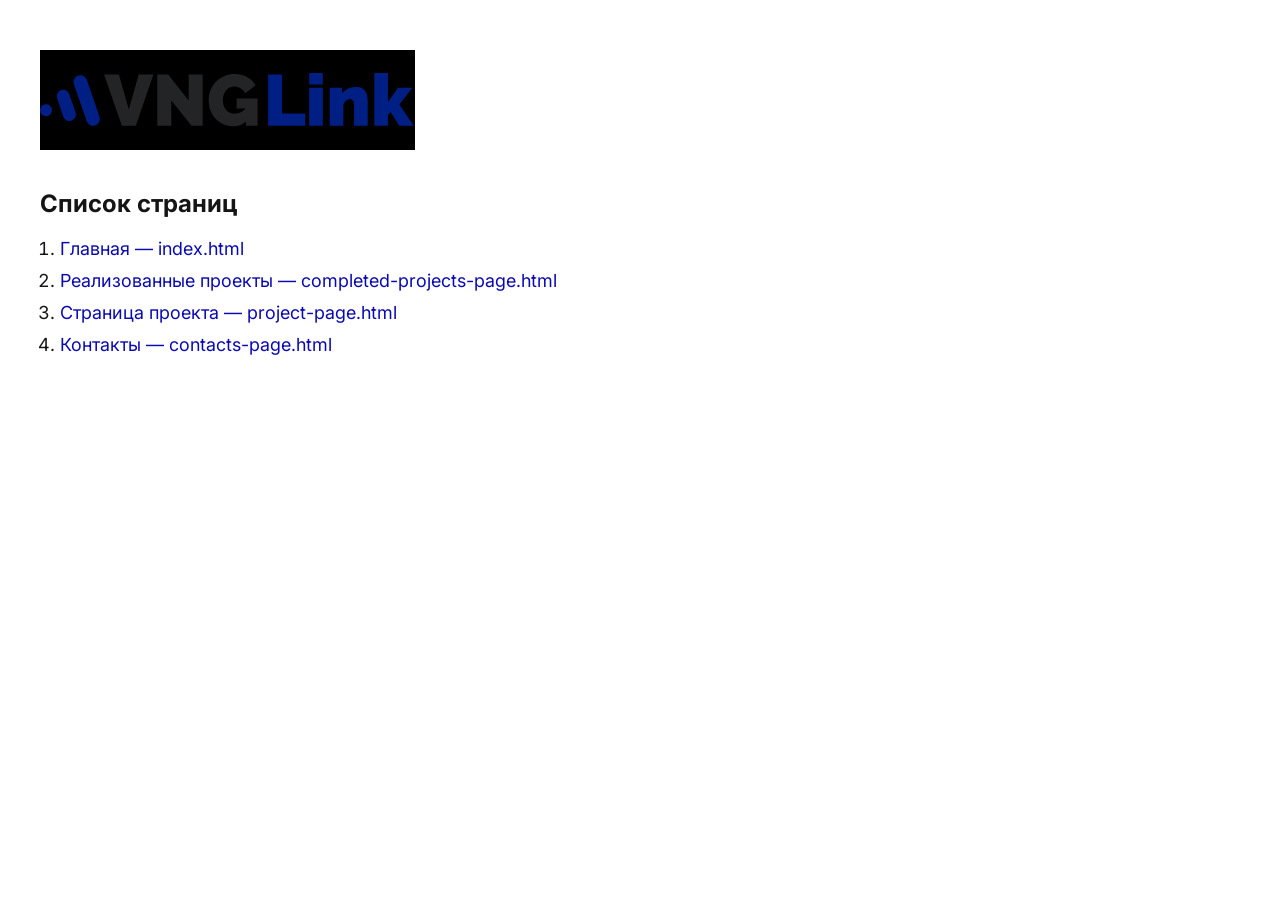
<file: sitemap.html>
<!DOCTYPE html>
<html lang="ru">
  <head>
    <title>Список страниц</title>
    <meta charset="utf-8">
    <meta name="viewport" content="width=device-width, initial-scale=1.0">
    <meta http-equiv="X-UA-Compatible" content="ie=edge">
    <meta name="description" content="Global">
    <meta name="theme-color" content="#E2E4F0">
    <meta name="robots" content="noindex, nofollow">
    <link rel="preload" href="fonts/Inter-Light.woff2" as="font" crossorigin="anonymous">
    <link rel="preload" href="fonts/Inter-Regular.woff2" as="font" crossorigin="anonymous">
    <link rel="preload" href="fonts/Inter-Medium.woff2" as="font" crossorigin="anonymous">
    <link rel="preload" href="fonts/Inter-SemiBold.woff2" as="font" crossorigin="anonymous">
    <link rel="preload" href="fonts/Inter-Bold.woff2" as="font" crossorigin="anonymous">
    <link rel="preload" href="fonts/Raleway-Light.woff2" as="font" crossorigin="anonymous">
    <link rel="preload" href="fonts/Raleway-Regular.woff2" as="font" crossorigin="anonymous">
    <link rel="preload" href="fonts/Raleway-Medium.woff2" as="font" crossorigin="anonymous">
    <link rel="preload" href="fonts/Raleway-SemiBold.woff2" as="font" crossorigin="anonymous">
    <link rel="preload" href="fonts/Raleway-Bold.woff2" as="font" crossorigin="anonymous">
    <link rel="preload" href="fonts/Raleway-ExtraBold.woff2" as="font" crossorigin="anonymous">
    <link rel="stylesheet" href="css/style.min.css">
  </head>
  <body>
    <div class="visually-hidden"><svg xmlns="http://www.w3.org/2000/svg" xmlns:xlink="http://www.w3.org/1999/xlink"><defs>
<clipPath id="clip0_2906_142">
<rect width="14" height="22" fill="currentColor"/>
</clipPath>

<clipPath id="clip0_2906_109">
<rect width="353" height="60" fill="currentColor"/>
</clipPath>
</defs><symbol id="icon-arrow-down" viewBox="0 0 14 21"><g fill="none">
<path d="M6.70703 0.5V19.7M6.70703 19.7L12.707 13.7923M6.70703 19.7L0.707031 13.7923" stroke="currentColor" stroke-linecap="square"/>
</g></symbol><symbol id="icon-arrow-up" viewBox="0 0 14 22"><g fill="none">
<g clip-path="url(#clip0_2906_142)">
<path d="M7 20.5994V1.39941M7 1.39941L13 7.3071M7 1.39941L1 7.3071" stroke="currentColor" stroke-linecap="square"/>
</g>

</g></symbol><symbol id="icon-arrow" viewBox="0 0 20 20"><g fill="none">
<path d="M19.1737 15.1894L19.1344 0.0494402L3.99446 0.0101551C3.83672 -0.0112012 3.67624 0.00158264 3.52388 0.0476399C3.37151 0.0936979 3.23082 0.171957 3.11133 0.277115C2.99184 0.382273 2.89633 0.511877 2.83129 0.657153C2.76624 0.80243 2.73316 0.959986 2.7343 1.11916C2.73544 1.27833 2.77076 1.4354 2.83788 1.57973C2.90499 1.72406 3.00234 1.85229 3.12332 1.95573C3.2443 2.05917 3.38609 2.13541 3.5391 2.17928C3.69211 2.22316 3.85276 2.23365 4.01017 2.21004L15.3553 2.25719L0.325362 17.2871C0.116988 17.4955 -7.48997e-05 17.7781 -7.48997e-05 18.0728C-7.48997e-05 18.3675 0.116988 18.6501 0.325362 18.8585C0.533736 19.0669 0.816352 19.1839 1.11104 19.1839C1.40572 19.1839 1.68834 19.0669 1.89671 18.8585L16.9267 3.82853L16.9738 15.1737C16.9748 15.4685 17.093 15.7509 17.3022 15.9586C17.5114 16.1664 17.7946 16.2825 18.0895 16.2815C18.3843 16.2804 18.6667 16.1623 18.8744 15.9531C19.0822 15.7438 19.1983 15.4607 19.1973 15.1658L19.1737 15.1894Z" fill="currentColor"/>
</g></symbol><symbol id="icon-check-circle" viewBox="0 0 48 48"><g fill="none">
<path d="M19.1517 2.52927C23.7791 1.4838 28.6211 1.96173 32.9544 3.89256C33.9632 4.34215 34.4166 5.52527 33.9671 6.53416C33.5175 7.54269 32.3352 7.99607 31.3265 7.54685C27.781 5.96709 23.8196 5.57529 20.0335 6.43064C16.2476 7.28602 12.8396 9.34257 10.3177 12.2929C7.79583 15.2435 6.29483 18.9306 6.03938 22.8037C5.78399 26.6767 6.7872 30.5289 8.89973 33.7851C11.0123 37.0413 14.1211 39.5278 17.762 40.873C21.4029 42.2181 25.3817 42.3504 29.1038 41.25C32.826 40.1494 36.0932 37.8744 38.4173 34.7656C40.741 31.6572 41.9978 27.8809 42.0003 24V22.1601C42.0003 21.0556 42.8958 20.1601 44.0003 20.1601C45.1048 20.1602 46.0003 21.0556 46.0003 22.1601V24.001C45.9976 28.745 44.4609 33.3614 41.6204 37.1611C38.7799 40.9606 34.7869 43.7408 30.2376 45.0859C25.6884 46.4308 20.8262 46.2689 16.3763 44.625C11.9263 42.9809 8.12639 39.9426 5.54427 35.9629C2.96218 31.9831 1.73608 27.2748 2.04817 22.541C2.36032 17.8071 4.19433 13.3007 7.27669 9.69431C10.359 6.08814 14.5244 3.57481 19.1517 2.52927Z" fill="currentColor"/>
<path d="M42.5853 6.58689C43.3659 5.80563 44.632 5.80458 45.4134 6.58494C46.1946 7.36549 46.1956 8.63162 45.4154 9.41306L25.4154 29.4336C25.0405 29.8088 24.5317 30.0192 24.0013 30.0195C23.4708 30.0196 22.9614 29.8095 22.5863 29.4345L16.5863 23.4345C15.8052 22.6535 15.8052 21.3865 16.5863 20.6054C17.3673 19.8248 18.6334 19.8247 19.4144 20.6054L23.9993 25.1904L42.5853 6.58689Z" fill="currentColor"/>
</g></symbol><symbol id="icon-check" viewBox="0 0 13 9"><g fill="none">
<path d="M1 3.5L5 7.5L11.5 1" stroke="#041A67" stroke-width="2" stroke-linecap="round"/>
</g></symbol><symbol id="icon-close-bold" viewBox="0 0 32 32"><g fill="none">
<path d="M31.1123 2.82812L18.3848 15.5557L31.1133 28.2842L28.2842 31.1123L15.5557 18.3838L2.82812 31.1123L0 28.2842L12.7275 15.5557L0 2.82812L2.8291 0L15.5566 12.7275L28.2842 0L31.1123 2.82812Z" fill="currentColor"/>
</g></symbol><symbol id="icon-close" viewBox="0 0 30 29"><g fill="none">
<path d="M29.1006 1.41406L15.8281 14.6865L28.6865 27.5449L27.2715 28.959L14.4131 16.1006L1.82812 28.6865L0.414062 27.2725L12.999 14.6865L0 1.68652L1.41406 0.272461L14.4141 13.2725L27.6865 0L29.1006 1.41406Z" fill="currentColor"/>
</g></symbol><symbol id="icon-expand" viewBox="0 0 10 6"><g fill="none">
<path d="M0.5 0.5L5 5L9.5 0.5" stroke="currentColor" stroke-linecap="round" stroke-linejoin="round"/>
</g></symbol><symbol id="icon-hamburger" viewBox="0 0 40 40"><g fill="none">
<rect y="28" width="40" height="4" fill="currentColor"/>
<rect x="5" y="18" width="35" height="4" fill="currentColor"/>
<rect y="8" width="40" height="4" fill="currentColor"/>
</g></symbol><symbol id="icon-logo-footer" viewBox="0 0 353 60"><g fill="none">
<g clip-path="url(#clip0_2906_109)">
<path d="M180.307 49.1965C177.228 49.1965 174.283 48.6611 171.471 47.5901C168.705 46.4746 166.251 44.8681 164.109 42.7709C161.967 40.629 160.271 38.0632 159.022 35.0734C157.817 32.0391 157.214 28.5808 157.214 24.6986C157.214 21.3519 157.839 18.2506 159.089 15.3948C160.338 12.5389 162.056 10.04 164.242 7.89813C166.474 5.71161 169.062 4.01595 172.007 2.81113C174.952 1.60631 178.143 1.00391 181.578 1.00391C185.862 1.00391 189.744 1.94098 193.225 3.81514C196.706 5.64468 199.294 8.16587 200.989 11.3787L191.284 18.8084C190.347 16.9342 188.941 15.4394 187.067 14.3238C185.193 13.1636 183.207 12.5835 181.11 12.5835C179.548 12.5835 178.12 12.8959 176.826 13.5206C175.532 14.1453 174.394 15.0155 173.412 16.131C172.475 17.2466 171.739 18.5853 171.204 20.1471C170.713 21.6643 170.467 23.3376 170.467 25.1672C170.467 27.0413 170.735 28.737 171.271 30.2542C171.806 31.7713 172.542 33.0877 173.479 34.2033C174.461 35.2742 175.621 36.1221 176.96 36.7468C178.299 37.3269 179.794 37.6169 181.445 37.6169C183.542 37.6169 185.55 37.1038 187.469 36.0774C189.388 35.0065 191.128 33.5116 192.69 31.5928V44.3103C189.12 47.5678 184.992 49.1965 180.307 49.1965ZM192.02 32.9315H183.252V23.5607H202.797V48.8619H192.02V32.9315Z" fill="currentColor"/>
<path d="M122.348 25.5011V48.8612H109.296V1.33789H119.47L138.546 25.5011V1.33789H151.598V48.8612H141.224L122.348 25.5011Z" fill="currentColor"/>
<path d="M73.4936 1.33789L82.7975 33.801L91.9675 1.33789H105.689L89.2901 48.8612H76.3048L59.7051 1.33789H73.4936Z" fill="currentColor"/>
<path d="M33.0975 36.1192C34.7198 40.6827 30.7631 45.2765 26.079 44.2681C23.9701 43.814 22.2536 42.2677 21.5623 40.1993L15.9324 23.3525C15.2548 21.3248 15.6917 19.0852 17.0798 17.471C20.0577 14.008 25.6138 15.064 27.1496 19.385L33.0975 36.1192Z" fill="currentColor"/>
<path d="M55.4292 40.5533C57.0163 45.1649 52.958 49.7419 48.1808 48.7283C46.0336 48.2724 44.2799 46.7308 43.5556 44.6617L31.5936 10.488C30.8243 8.29029 31.3174 5.84853 32.8799 4.1203C36.1355 0.519021 42.0674 1.72964 43.6463 6.31757L55.4292 40.5533Z" fill="currentColor"/>
<path d="M10.8765 32.6472C12.2004 36.7284 8.613 40.713 4.41813 39.8209C0.223295 38.9291 -1.43397 33.8289 1.43465 30.6396C4.30482 27.4485 9.5518 28.5643 10.8765 32.6472Z" fill="currentColor"/>
<path d="M334.847 48.862L326.882 36.0106L324.338 38.8218V48.862H311.621V0H324.338V26.7068L333.709 13.6546H347.096L334.981 29.0494L348.301 48.862H334.847Z" fill="currentColor"/>
<path d="M305.458 48.8626H292.74V29.05C292.74 27.3098 292.338 26.0603 291.535 25.3017C290.777 24.4985 289.884 24.0969 288.858 24.0969C288.144 24.0969 287.385 24.32 286.582 24.7663C285.779 25.1679 285.043 25.748 284.373 26.5066C283.704 27.2651 283.168 28.1353 282.767 29.117V48.8626H270.049V13.6552H281.495V18.876C282.343 17.582 283.414 16.511 284.708 15.6632C286.002 14.7707 287.497 14.1014 289.193 13.6552C290.888 13.209 292.74 12.9858 294.748 12.9858C297.158 12.9858 299.077 13.4098 300.504 14.2576C301.932 15.1054 303.003 16.1987 303.717 17.5374C304.431 18.876 304.9 20.2817 305.123 21.7542C305.346 23.1822 305.458 24.4985 305.458 25.7033V48.8626Z" fill="currentColor"/>
<path d="M250.896 48.862V13.6546H263.614V48.862H250.896ZM250.896 10.7095V0H263.614V10.7095H250.896Z" fill="currentColor"/>
<path d="M212.613 48.8617V1.33838H225.665V37.4829H247.218V48.8617H212.613Z" fill="currentColor"/>
</g>

</g></symbol><symbol id="icon-mail" viewBox="0 0 30 30"><g fill="none">
<g clip-path="url(#clip0_3882_6551)">
<rect x="2" y="5" width="26" height="20" rx="4" fill="CurrentColor"/>
<path d="M0 8L12.6345 17.2653C14.0425 18.2978 15.9575 18.2978 17.3655 17.2653L30 8" stroke="white" stroke-width="2"/>
</g>
</g></symbol><symbol id="icon-max" viewBox="0 0 32 32"><g fill="none">
<path d="M16.2109 3.5C23.3814 3.5 29 9.34271 29 16.5381C29.0239 23.622 23.3326 29.388 16.2793 29.4258C13.7278 29.4258 12.5416 29.0521 10.4805 27.5557C9.17641 29.2389 5.04946 30.554 4.86914 28.3037C4.86914 26.614 4.49638 25.1857 4.07422 23.627C3.57136 21.7065 3 19.5676 3 16.4688C3.00021 9.06784 9.04685 3.50006 16.2109 3.5ZM16.3662 9.50977C12.671 9.31884 9.7912 11.8822 9.15332 15.9014C8.62733 19.2287 9.56086 23.2807 10.3564 23.4922C10.7377 23.5844 11.6975 22.8076 12.2959 22.208C13.2853 22.893 14.438 23.3041 15.6367 23.4004C19.4656 23.5849 22.7368 20.6637 22.9941 16.8311C23.1438 12.99 20.1958 9.73641 16.3662 9.5166V9.50977Z" fill="currentColor"/>
</g></symbol><symbol id="icon-telegram" viewBox="0 0 27 23"><g fill="none">
<path fill-rule="evenodd" clip-rule="evenodd" d="M24.0234 0.160034C25.4739 -0.450723 27.029 0.775846 26.7728 2.32877L23.7476 20.671C23.4559 22.4396 21.5135 23.4544 19.8909 22.5731C18.5332 21.8356 16.5188 20.7005 14.7034 19.5142C13.7968 18.9219 11.021 17.0224 11.3622 15.6703C11.6539 14.5142 16.3204 10.1702 18.9871 7.58691C20.0346 6.57213 19.5575 5.98596 18.3204 6.92027C15.2516 9.23801 10.3247 12.7619 8.69546 13.7536C7.2579 14.6285 6.50738 14.7779 5.61212 14.6285C3.97727 14.3561 2.46158 13.9343 1.22414 13.4214C-0.448346 12.728 -0.366878 10.4295 1.22301 9.76027L24.0234 0.160034Z" fill="currentColor"/>
</g></symbol><symbol id="logo" viewBox="0 0 238 34"><g fill="none">
<path d="M122.78 33.5007C120.684 33.5007 118.678 33.1361 116.764 32.4068C114.88 31.6472 113.209 30.5533 111.75 29.1251C110.292 27.6666 109.137 25.9194 108.286 23.8835C107.466 21.8172 107.056 19.4623 107.056 16.8187C107.056 14.5398 107.481 12.4279 108.332 10.4832C109.183 8.5385 110.353 6.83688 111.841 5.37834C113.361 3.88942 115.123 2.73475 117.129 1.91432C119.134 1.0939 121.307 0.683685 123.646 0.683685C126.564 0.683685 129.207 1.32179 131.577 2.59801C133.947 3.84384 135.71 5.56066 136.864 7.74846L130.255 12.8077C129.617 11.5315 128.66 10.5136 127.384 9.75394C126.108 8.9639 124.756 8.56888 123.327 8.56888C122.264 8.56888 121.292 8.78159 120.41 9.207C119.529 9.6324 118.754 10.2249 118.086 10.9846C117.448 11.7442 116.946 12.6558 116.582 13.7193C116.247 14.7525 116.08 15.8919 116.08 17.1378C116.08 18.414 116.263 19.5687 116.627 20.6018C116.992 21.6349 117.493 22.5313 118.131 23.291C118.8 24.0202 119.59 24.5976 120.502 25.023C121.413 25.418 122.431 25.6155 123.555 25.6155C124.983 25.6155 126.351 25.2661 127.657 24.5672C128.964 23.8379 130.149 22.82 131.213 21.5134V30.1734C128.782 32.3916 125.971 33.5007 122.78 33.5007ZM130.757 22.425H124.786V16.0439H138.095V33.2728H130.757V22.425Z" fill="#232426"/>
<path d="M83.3132 17.3657V33.2728H74.4253V0.911575H81.3533L94.3434 17.3657V0.911575H103.231V33.2728H96.1666L83.3132 17.3657Z" fill="#232426"/>
<path d="M50.0461 0.911575L56.3816 23.0175L62.6259 0.911575H71.9696L60.8027 33.2728H51.9604L40.6567 0.911575H50.0461Z" fill="#232426"/>
<path d="M22.5375 24.5954C23.6422 27.703 20.9479 30.8311 17.7583 30.1444C16.3222 29.8352 15.1533 28.7822 14.6826 27.3738L10.8489 15.9018C10.3875 14.5211 10.685 12.996 11.6302 11.8968C13.658 9.53865 17.4415 10.2578 18.4873 13.2002L22.5375 24.5954Z" fill="#001F85"/>
<path d="M37.7447 27.6151C38.8255 30.7553 36.0619 33.8721 32.8089 33.1819C31.3467 32.8714 30.1526 31.8216 29.6594 30.4127L21.5138 7.14197C20.9899 5.64541 21.3257 3.98268 22.3897 2.80583C24.6066 0.353521 28.646 1.1779 29.7211 4.30207L37.7447 27.6151Z" fill="#001F85"/>
<path d="M7.40636 22.2305C8.30791 25.0096 5.86505 27.723 3.00854 27.1155C0.152053 26.5082 -0.976466 23.0352 0.976927 20.8634C2.93138 18.6905 6.50433 19.4502 7.40636 22.2305Z" fill="#001F85"/>
<path d="M228.015 33.2728L222.591 24.5216L220.859 26.4359V33.2728H212.199V0H220.859V18.1861L227.24 9.29815H236.356L228.106 19.7814L237.177 33.2728H228.015Z" fill="#001F85"/>
<path d="M208.002 33.2728H199.342V19.7814C199.342 18.5963 199.068 17.7455 198.522 17.2289C198.005 16.682 197.397 16.4085 196.698 16.4085C196.212 16.4085 195.696 16.5604 195.149 16.8643C194.602 17.1378 194.1 17.5328 193.645 18.0493C193.189 18.5659 192.824 19.1584 192.551 19.8269V33.2728H183.891V9.29814H191.685V12.8533C192.262 11.9721 192.991 11.2428 193.872 10.6655C194.754 10.0578 195.772 9.602 196.926 9.29814C198.081 8.99428 199.342 8.84235 200.709 8.84235C202.35 8.84235 203.657 9.13101 204.629 9.70835C205.602 10.2857 206.331 11.0301 206.817 11.9417C207.303 12.8533 207.622 13.8105 207.774 14.8132C207.926 15.7856 208.002 16.682 208.002 17.5024V33.2728Z" fill="#001F85"/>
<path d="M170.849 33.2728V9.29815H179.509V33.2728H170.849ZM170.849 7.29267V0H179.509V7.29267H170.849Z" fill="#001F85"/>
<path d="M144.779 33.2728V0.911575H153.667V25.5243H168.344V33.2728H144.779Z" fill="#001F85"/>
</g></symbol></svg>
    </div>
    <div class="wrapper">
      <div data-smooth-wrapper>
        <div data-smooth-content>
          <style>
            .container {
              padding-top: 50px;
              padding-bottom: 50px;
            }
            
            h1 {
              font-size: 24px;
              line-height: 28px;
            }
            
            h2 {
              font-size: 20px;
              line-height: 24px;
            }
            
            ol {
              padding: 0 0 0 20px;
            }
            
            li {
              font-size: 18px;
              line-height: 22px;
              margin: 0 0 10px;
            }
            
            li:last-child {
              margin: 0;
            }
            
            a {
              color: rgb(10, 10, 175);
              transition: opacity 0.3s ease;
            }
            
            a:hover {
              opacity: 0.8;
            }
            
            img {
              display: block;
              width: 375px;
              height: 100px;
              margin: 0 0 40px;
            
              background-color: #000000;
            
              object-fit: contain;
            }
            
            @media (max-width: 767px) {
              .container {
                padding-top: 20px;
                padding-bottom: 20px;
              }
            
              img {
                width: 260px;
                height: 70px;
              }
            }
            
          </style>
          <main>
            <div class="container"><img src="img/sprite/logo.svg" width="375" height="100" alt="Логотип проекта Globals">
              <h1>Список страниц</h1>
              <ol>
                <li><a href="index.html">Главная — index.html</a></li>
                <li><a href="completed-projects-page.html">Реализованные проекты — completed-projects-page.html</a></li>
                <li><a href="project-page.html">Страница проекта — project-page.html</a></li>
                <li><a href="contacts-page.html">Контакты — contacts-page.html</a></li>
              </ol>
            </div>
          </main>
        </div>
      </div>
    </div>
    <div class="modal" data-modal="modal-success">
      <div class="modal__wrapper">
        <div class="modal__overlay" data-close-modal></div>
        <div class="modal__content">
          <div class="modal-success"> 
            <div class="modal-success__wrapper">
              <div class="modal-success__icon"> 
                <svg width="48" height="48" aria-hidden="true">
                  <use xlink:href="#icon-check-circle"></use>
                </svg>
              </div>
              <h2 class="modal-success__title">Заявка успешно отправлена</h2>
              <p class="modal-success__text">В ближайшее время мы с вами свяжемся</p>
            </div>
          </div>
          <button class="btn-reset modal__close-button" type="button" arial-label="Закрыть попап" data-close-modal>
            <svg width="31" height="31" aria-hidden="true">
              <use xlink:href="#icon-close-bold"></use>
            </svg>
          </button>
        </div>
      </div>
    </div>
    <div class="modal" data-modal="modal-calculation">
      <div class="modal__wrapper">
        <div class="modal__overlay" data-close-modal></div>
        <div class="modal__content">
          <div class="modal-calculation">
            <div class="modal-calculation__wrapper"> 
              <h2 class="modal-calculation__title">Оставить заявку на расчет стоимости</h2>
              <form action="#" method="post" data-validation data-feedback-form>
                <div class="feedback-form feedback-form--modal">
                  <div class="feedback-form__wrapper">
                    <div class="custom-input" data-validation-type="text">
                      <label>
                        <input placeholder="*Ваше имя">
                      </label>
                    </div>
                    <div class="custom-input">
                      <label>
                        <input type="tel" placeholder="*Ваш телефон">
                      </label>
                    </div>
                    <div class="custom-input">
                      <label>
                        <input placeholder="*Ваш e-mail">
                      </label>
                    </div>
                    <div class="custom-textarea feedback-form__textarea">
                      <label><span class="custom-textarea__label">Укажите Ваши задачи, особенности Вашего проекта, пожелания</span>
                        <textarea></textarea>
                      </label>
                    </div>
                    <button class="btn btn--blue feedback-form__submit-btn" type="submit">Отправить
                    </button>
                    <div class="feedback-form__privacy"> 
                      <div class="custom-checkbox" data-validation-type="checkbox">
                        <label>
                          <input type="checkbox" name="privacy" checked><span class="custom-checkbox__icon">
                            <svg width="13" height="9" aria-hidden="true">
                              <use xlink:href="#icon-check"></use>
                            </svg></span>
                        </label>
                      </div>
                      <p class="feedback-form__privacy-text">Нажимая на кнопку «Отправить»,  Вы соглашаетесь с<a href="#"> политикой обработки персональных данных</a></p>
                    </div>
                  </div>
                </div>
                <div class="errors" data-validation-errors></div>
              </form>
            </div>
          </div>
          <button class="btn-reset modal__close-button" type="button" arial-label="Закрыть попап" data-close-modal>
            <svg width="31" height="31" aria-hidden="true">
              <use xlink:href="#icon-close-bold"></use>
            </svg>
          </button>
        </div>
      </div>
    </div>
    <div class="modal" data-modal="modal-consultation">
      <div class="modal__wrapper">
        <div class="modal__overlay" data-close-modal></div>
        <div class="modal__content">
          <div class="modal-consultation"> 
            <div class="modal-consultation__wrapper"> 
              <h2 class="modal-consultation__title"> Оставить заявку на консультацию</h2>
              <form action="#" method="post" data-validation data-feedback-form>
                <div class="feedback-form feedback-form--modal feedback-form__consultation">
                  <div class="feedback-form__wrapper">
                    <div class="custom-input" data-validation-type="text">
                      <label>
                        <input placeholder="*Ваше имя">
                      </label>
                    </div>
                    <div class="custom-input">
                      <label>
                        <input type="tel" placeholder="*Ваш телефон">
                      </label>
                    </div>
                    <div class="custom-input">
                      <label>
                        <input placeholder="*Ваш e-mail">
                      </label>
                    </div>
                    <div class="custom-textarea feedback-form__textarea">
                      <label><span class="custom-textarea__label">Укажите Ваши задачи, особенности Вашего проекта, пожелания</span>
                        <textarea></textarea>
                      </label>
                    </div>
                    <button class="btn btn--blue feedback-form__submit-btn" type="submit">Отправить
                    </button>
                    <div class="feedback-form__privacy"> 
                      <div class="custom-checkbox" data-validation-type="checkbox">
                        <label>
                          <input type="checkbox" name="privacy" checked><span class="custom-checkbox__icon">
                            <svg width="13" height="9" aria-hidden="true">
                              <use xlink:href="#icon-check"></use>
                            </svg></span>
                        </label>
                      </div>
                      <p class="feedback-form__privacy-text">Нажимая на кнопку «Отправить»,  Вы соглашаетесь с<a href="#"> политикой обработки персональных данных</a></p>
                    </div>
                  </div>
                </div>
                <div class="errors" data-validation-errors></div>
              </form>
            </div>
          </div>
          <button class="btn-reset modal__close-button" type="button" arial-label="Закрыть попап" data-close-modal>
            <svg width="31" height="31" aria-hidden="true">
              <use xlink:href="#icon-close-bold"></use>
            </svg>
          </button>
        </div>
      </div>
    </div>
    <div class="modal" data-modal="modal-offer">
      <div class="modal__wrapper">
        <div class="modal__overlay" data-close-modal></div>
        <div class="modal__content">
          <div class="modal-offer"> 
            <div class="modal-offer__wrapper"> 
              <h2 class="modal-offer__title">Оставить заявку на коммерческое предложение</h2>
              <form action="#" method="post" data-validation data-feedback-form>
                <div class="feedback-form feedback-form--modal">
                  <div class="feedback-form__wrapper">
                    <div class="custom-input" data-validation-type="text">
                      <label>
                        <input placeholder="*Ваше имя">
                      </label>
                    </div>
                    <div class="custom-input">
                      <label>
                        <input type="tel" placeholder="*Ваш телефон">
                      </label>
                    </div>
                    <div class="custom-input">
                      <label>
                        <input placeholder="*Ваш e-mail">
                      </label>
                    </div>
                    <div class="custom-textarea feedback-form__textarea">
                      <label><span class="custom-textarea__label">Укажите Ваши задачи, особенности Вашего проекта, пожелания</span>
                        <textarea></textarea>
                      </label>
                    </div>
                    <button class="btn btn--blue feedback-form__submit-btn" type="submit">Отправить
                    </button>
                    <div class="feedback-form__privacy"> 
                      <div class="custom-checkbox" data-validation-type="checkbox">
                        <label>
                          <input type="checkbox" name="privacy" checked><span class="custom-checkbox__icon">
                            <svg width="13" height="9" aria-hidden="true">
                              <use xlink:href="#icon-check"></use>
                            </svg></span>
                        </label>
                      </div>
                      <p class="feedback-form__privacy-text">Нажимая на кнопку «Отправить»,  Вы соглашаетесь с<a href="#"> политикой обработки персональных данных</a></p>
                    </div>
                  </div>
                </div>
                <div class="errors" data-validation-errors></div>
              </form>
            </div>
          </div>
          <button class="btn-reset modal__close-button" type="button" arial-label="Закрыть попап" data-close-modal>
            <svg width="31" height="31" aria-hidden="true">
              <use xlink:href="#icon-close-bold"></use>
            </svg>
          </button>
        </div>
      </div>
    </div>
    <script src="js/main.min.js"></script>
    <script src="js/vendor.min.js"></script>
  </body>
</html>
</file>
